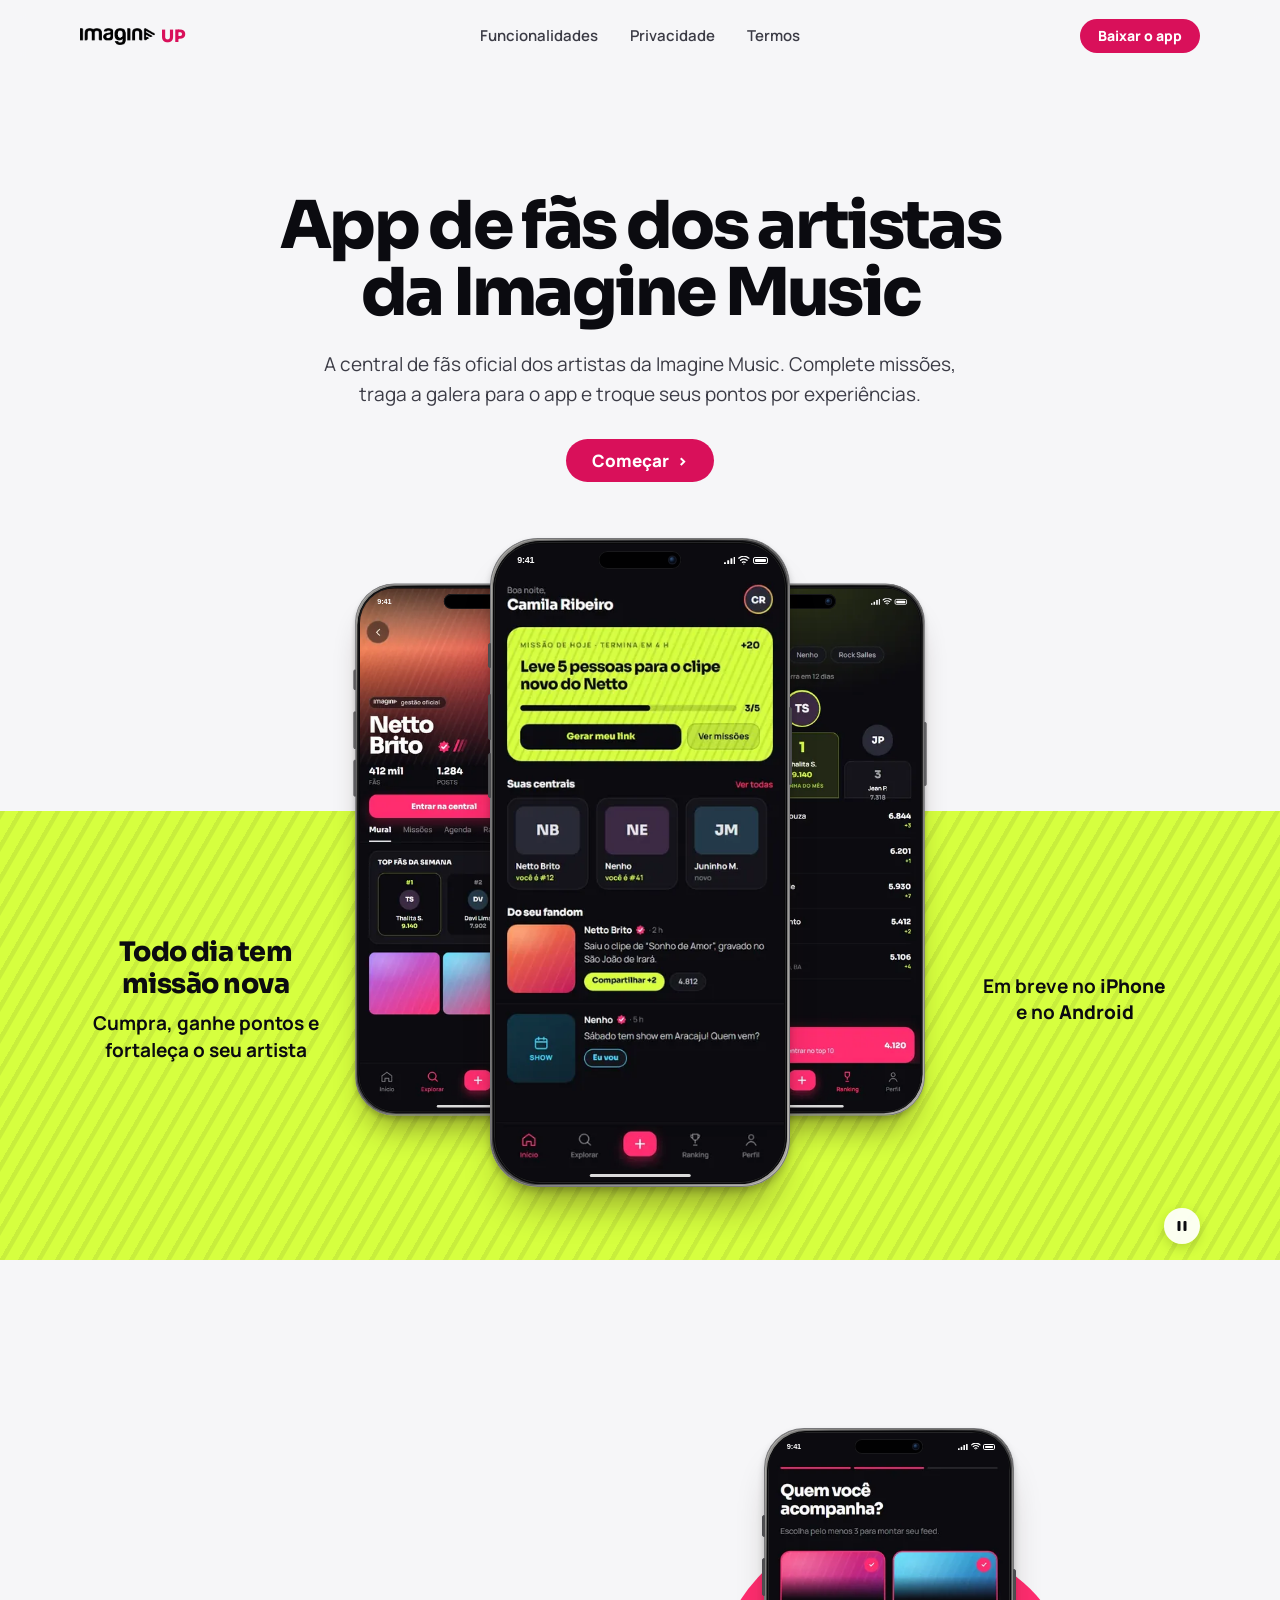
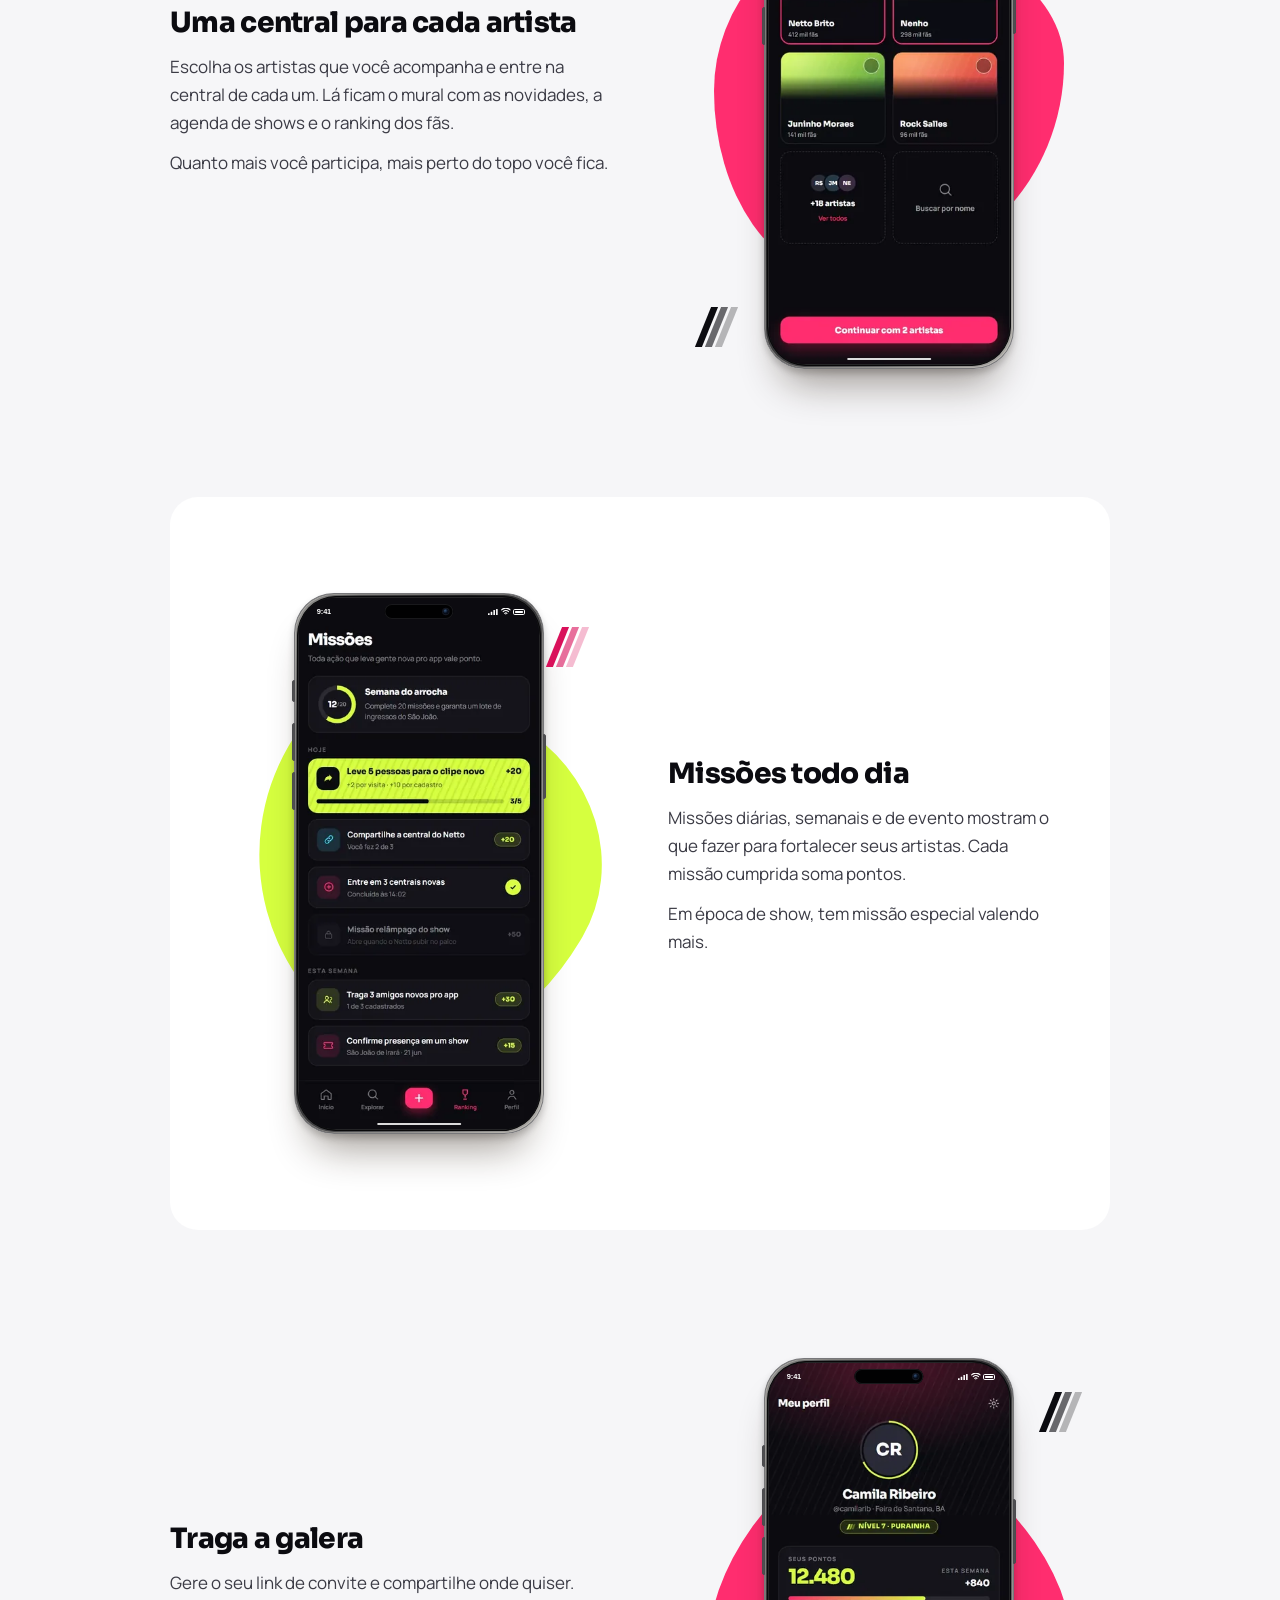
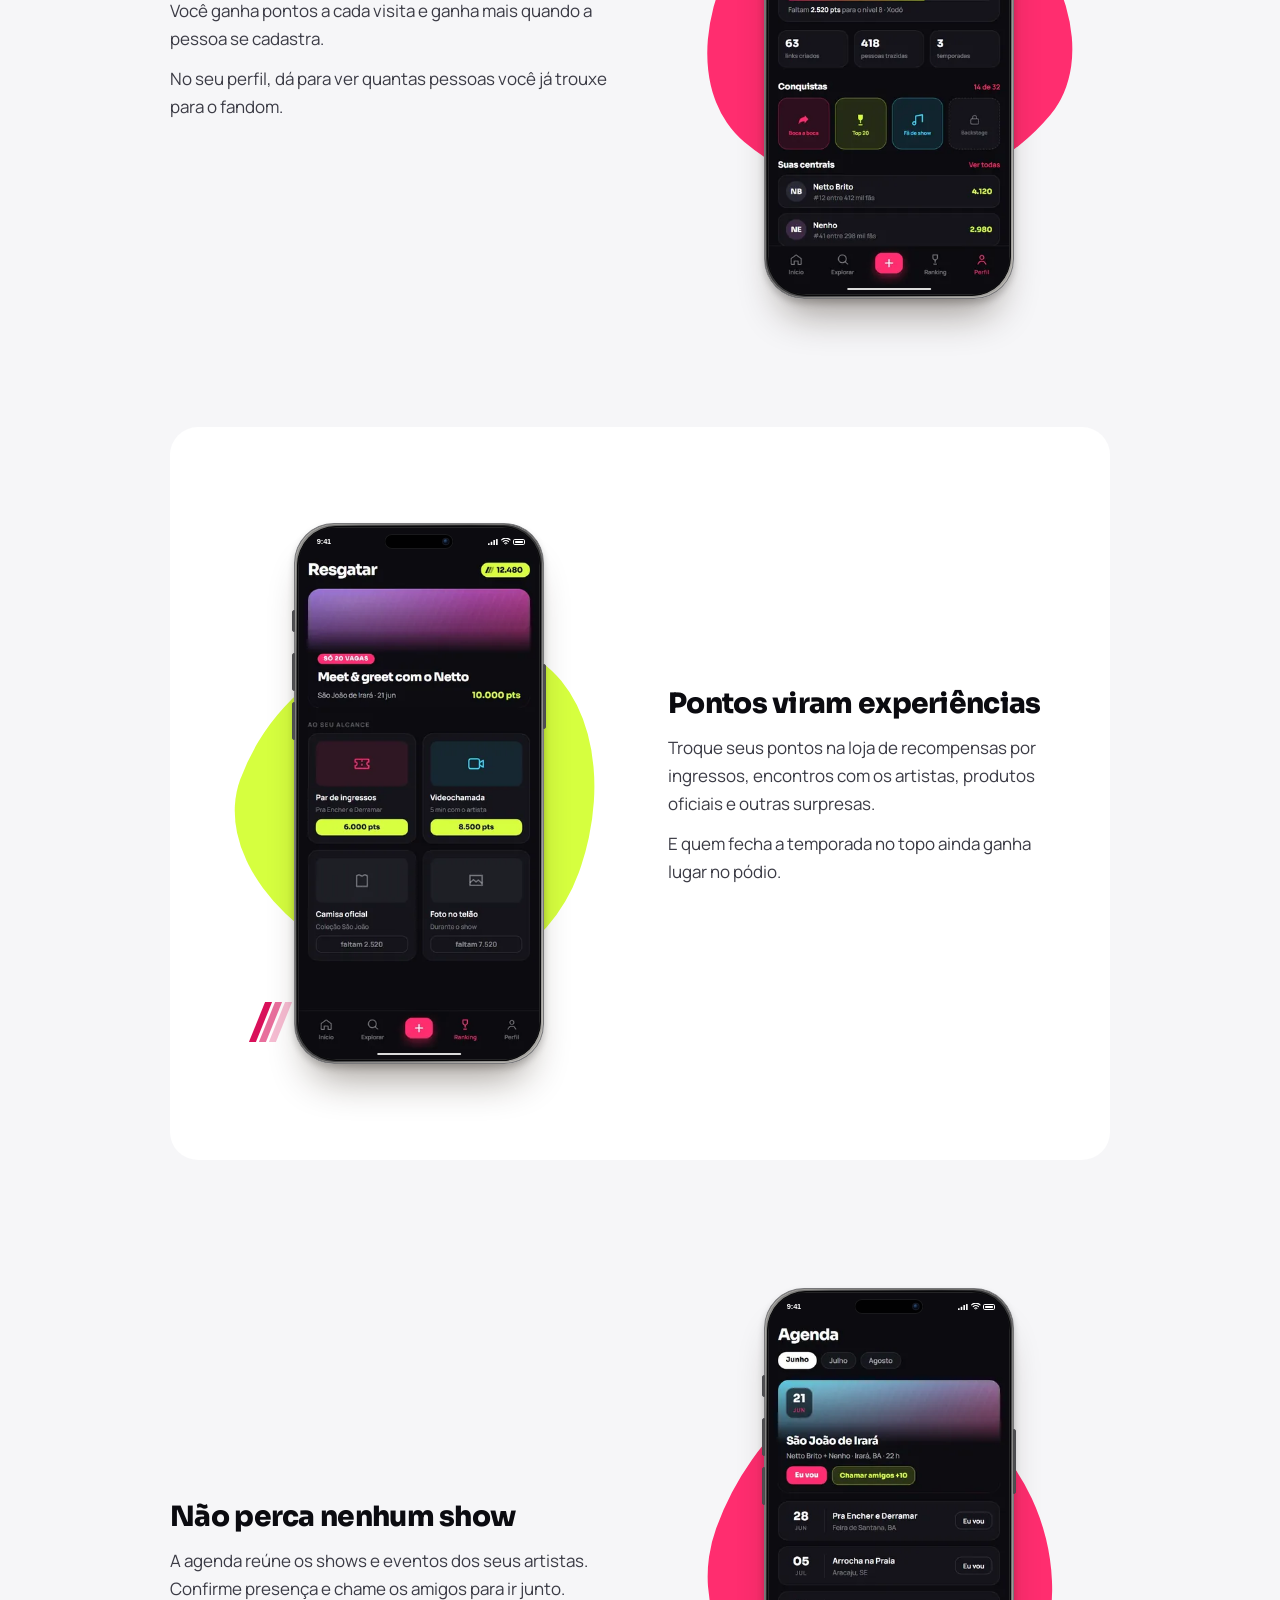
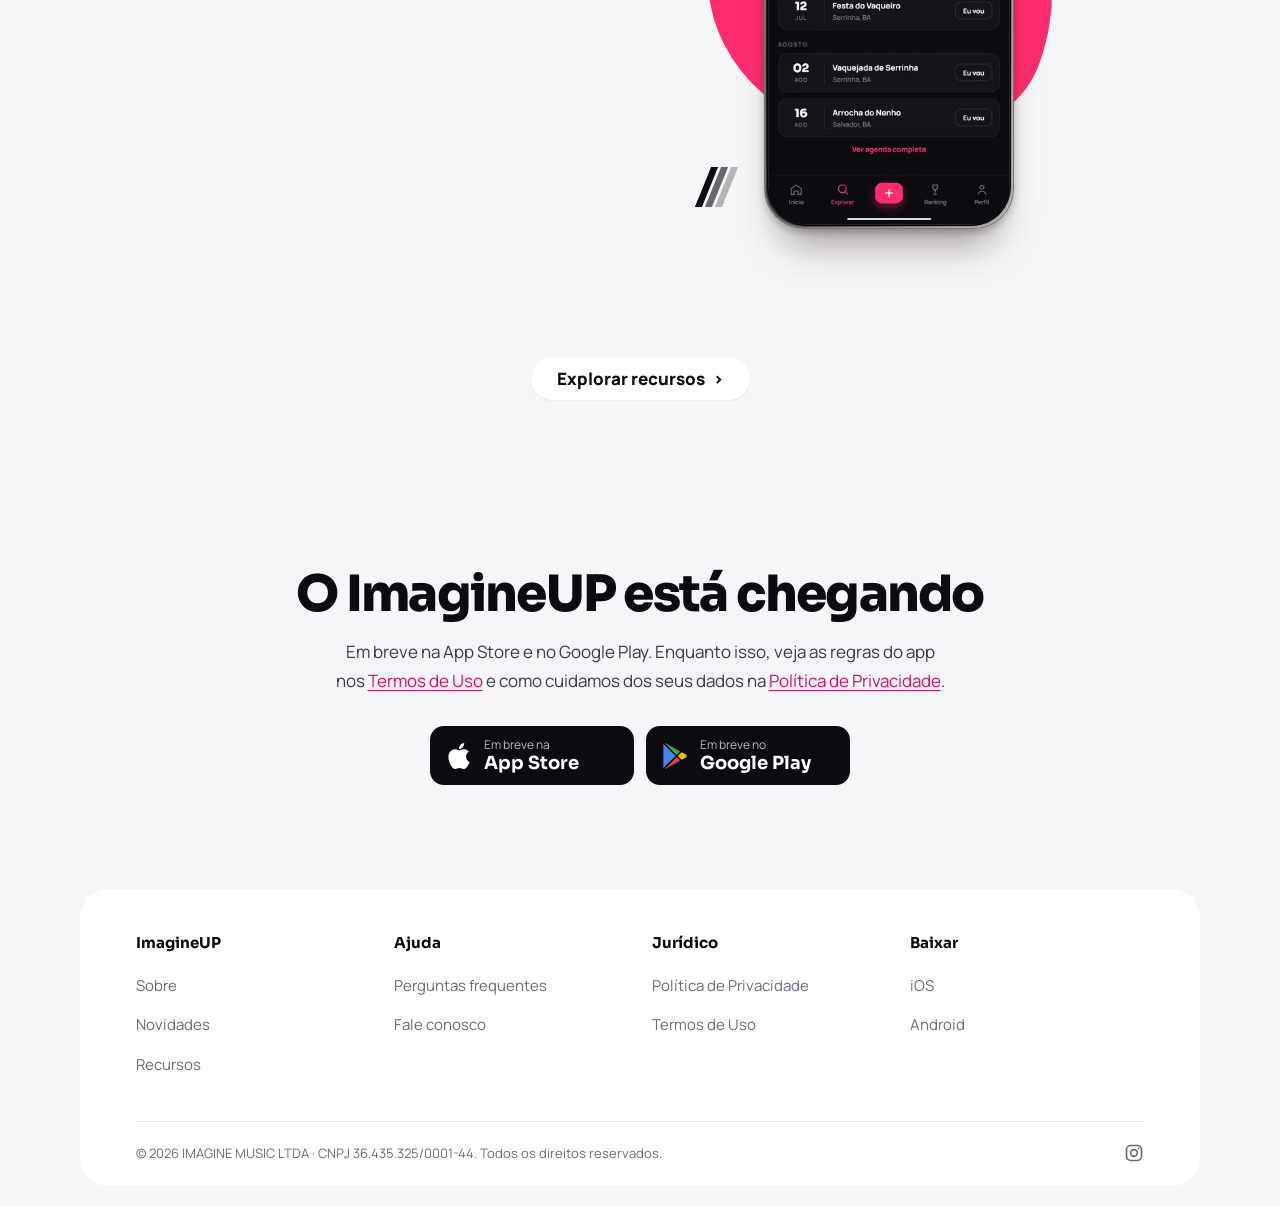
<file: site/index.html>
<!doctype html>
<html lang="pt-BR">
<head>
  <meta charset="utf-8">
  <meta name="viewport" content="width=device-width, initial-scale=1">
  <title>ImagineUP · App de fãs dos artistas da Imagine Music</title>
  <meta name="description" content="ImagineUP, a central de fãs oficial dos artistas da Imagine Music. Complete missões, traga a galera para o app e troque seus pontos por experiências.">
  <meta name="theme-color" content="#F6F6F8">
  <link rel="icon" href="assets/favicon.png" type="image/png" sizes="96x96">
  <link rel="apple-touch-icon" href="apple-touch-icon.png">
  <link rel="manifest" href="manifest.webmanifest">
  <meta property="og:type" content="website">
  <meta property="og:site_name" content="ImagineUP">
  <meta property="og:locale" content="pt_BR">
  <meta property="og:title" content="ImagineUP · App de fãs dos artistas da Imagine Music">
  <meta property="og:description" content="ImagineUP, a central de fãs oficial dos artistas da Imagine Music. Complete missões, traga a galera para o app e troque seus pontos por experiências.">
  <meta property="og:image" content="https://imagineup-painel.vercel.app/assets/compartilhar.jpg">
  <meta property="og:image:width" content="1200">
  <meta property="og:image:height" content="630">
  <meta property="og:image:alt" content="Seu fandom vale pontos: três celulares com telas do app ImagineUP">
  <meta name="twitter:card" content="summary_large_image">
  <link rel="preload" href="assets/fontes/manrope.woff2" as="font" type="font/woff2" crossorigin>
  <link rel="preload" href="assets/fontes/sora.woff2" as="font" type="font/woff2" crossorigin>
  <link rel="stylesheet" href="assets/site.css">
</head>
<body>
  <a class="skip-link" href="#conteudo">Pular para o conteúdo</a>

  <header class="site-header">
    <div class="wrap wrap--wide site-header-inner">
      <a class="lockup" href="./" aria-label="ImagineUP, página inicial">
        <img src="assets/imagine-logo-225.png" alt="" width="75" height="17">
        <span>UP</span>
      </a>
      <nav class="site-nav" aria-label="Principal">
        <a href="#funcionalidades">Funcionalidades</a>
        <a href="privacidade/">Privacidade</a>
        <a href="termos/">Termos</a>
      </nav>
      <a class="btn btn--sm site-cta" href="#baixar">Baixar o app</a>
    </div>
  </header>

  <main id="conteudo">
    <section class="hero">
      <div class="wrap wrap--wide">
        <h1>App de fãs dos artistas da Imagine Music</h1>
        <p>A central de fãs oficial dos artistas da Imagine Music. Complete missões, traga a galera para o app e troque seus pontos por experiências.</p>
        <a class="btn" href="baixar/">Começar <span aria-hidden="true">›</span></a>
      </div>
    </section>

    <section class="showcase" data-tela="inicio" aria-label="Telas do ImagineUP">
      <div class="wrap wrap--wide showcase-inner">
        <div class="trio">
          <figure class="iphone" data-pos="esq" data-tela="artista">
            <span class="iphone-botao iphone-acao" aria-hidden="true"></span>
            <span class="iphone-botao iphone-volume-mais" aria-hidden="true"></span>
            <span class="iphone-botao iphone-volume-menos" aria-hidden="true"></span>
            <span class="iphone-botao iphone-ligar" aria-hidden="true"></span>
            <div class="iphone-tela">
              <img src="assets/telas/1d.webp" srcset="assets/telas/1d-360.webp 360w, assets/telas/1d-480.webp 480w, assets/telas/1d.webp 603w" sizes="(min-width: 1200px) 290px, (min-width: 784px) 24vw, 189px" width="603" height="1311" alt="Página do artista no ImagineUP, com capa, top fãs da semana e mural">
              <div class="iphone-status" aria-hidden="true"><b>9:41</b><span class="iphone-icones"><svg viewBox="0 0 18 12" fill="currentColor"><rect y="8" width="3" height="4" rx=".6"/><rect x="5" y="5" width="3" height="7" rx=".6"/><rect x="10" y="2" width="3" height="10" rx=".6"/><rect x="15" width="3" height="12" rx=".6"/></svg><svg viewBox="0 0 16 12" fill="none" stroke="currentColor" stroke-width="1.8" stroke-linecap="round"><path d="M1 3a11 11 0 0 1 14 0M3.6 6a7 7 0 0 1 8.8 0M6.2 8.8a3 3 0 0 1 3.6 0"/><circle cx="8" cy="11" r=".7" fill="currentColor" stroke="none"/></svg><i></i></span></div>
              <div class="iphone-ilha" aria-hidden="true"></div>
              <div class="iphone-gesto" aria-hidden="true"></div>
            </div>
          </figure>
          <figure class="iphone" data-pos="centro" data-tela="inicio">
            <span class="iphone-botao iphone-acao" aria-hidden="true"></span>
            <span class="iphone-botao iphone-volume-mais" aria-hidden="true"></span>
            <span class="iphone-botao iphone-volume-menos" aria-hidden="true"></span>
            <span class="iphone-botao iphone-ligar" aria-hidden="true"></span>
            <div class="iphone-tela">
              <img src="assets/telas/1b.webp" srcset="assets/telas/1b-360.webp 360w, assets/telas/1b-480.webp 480w, assets/telas/1b.webp 603w" sizes="(min-width: 1200px) 290px, (min-width: 784px) 24vw, 189px" width="603" height="1311" fetchpriority="high" alt="Tela inicial do ImagineUP com a missão do dia e as centrais que o fã acompanha">
              <div class="iphone-status" aria-hidden="true"><b>9:41</b><span class="iphone-icones"><svg viewBox="0 0 18 12" fill="currentColor"><rect y="8" width="3" height="4" rx=".6"/><rect x="5" y="5" width="3" height="7" rx=".6"/><rect x="10" y="2" width="3" height="10" rx=".6"/><rect x="15" width="3" height="12" rx=".6"/></svg><svg viewBox="0 0 16 12" fill="none" stroke="currentColor" stroke-width="1.8" stroke-linecap="round"><path d="M1 3a11 11 0 0 1 14 0M3.6 6a7 7 0 0 1 8.8 0M6.2 8.8a3 3 0 0 1 3.6 0"/><circle cx="8" cy="11" r=".7" fill="currentColor" stroke="none"/></svg><i></i></span></div>
              <div class="iphone-ilha" aria-hidden="true"></div>
              <div class="iphone-gesto" aria-hidden="true"></div>
            </div>
          </figure>
          <figure class="iphone" data-pos="dir" data-tela="ranking">
            <span class="iphone-botao iphone-acao" aria-hidden="true"></span>
            <span class="iphone-botao iphone-volume-mais" aria-hidden="true"></span>
            <span class="iphone-botao iphone-volume-menos" aria-hidden="true"></span>
            <span class="iphone-botao iphone-ligar" aria-hidden="true"></span>
            <div class="iphone-tela">
              <img src="assets/telas/1f.webp" srcset="assets/telas/1f-360.webp 360w, assets/telas/1f-480.webp 480w, assets/telas/1f.webp 603w" sizes="(min-width: 1200px) 290px, (min-width: 784px) 24vw, 189px" width="603" height="1311" alt="Ranking da temporada com pódio e a posição do fã">
              <div class="iphone-status" aria-hidden="true"><b>9:41</b><span class="iphone-icones"><svg viewBox="0 0 18 12" fill="currentColor"><rect y="8" width="3" height="4" rx=".6"/><rect x="5" y="5" width="3" height="7" rx=".6"/><rect x="10" y="2" width="3" height="10" rx=".6"/><rect x="15" width="3" height="12" rx=".6"/></svg><svg viewBox="0 0 16 12" fill="none" stroke="currentColor" stroke-width="1.8" stroke-linecap="round"><path d="M1 3a11 11 0 0 1 14 0M3.6 6a7 7 0 0 1 8.8 0M6.2 8.8a3 3 0 0 1 3.6 0"/><circle cx="8" cy="11" r=".7" fill="currentColor" stroke="none"/></svg><i></i></span></div>
              <div class="iphone-ilha" aria-hidden="true"></div>
              <div class="iphone-gesto" aria-hidden="true"></div>
            </div>
          </figure>
        </div>
        <!-- uma frase por tela; o script do carrossel mostra a da tela que está na frente -->
        <div class="showcase-claim">
          <p class="claim" data-tela="inicio" data-estado="ativo">Todo dia tem missão nova<span>Cumpra, ganhe pontos e fortaleça o seu artista</span></p>
          <p class="claim" data-tela="ranking" aria-hidden="true">Fã de verdade sobe no ranking<span>Veja o pódio da temporada e a sua posição</span></p>
          <p class="claim" data-tela="artista" aria-hidden="true">Cada artista tem a sua central<span>Mural, agenda de shows e os top fãs da semana</span></p>
        </div>
        <p class="showcase-stores">Em breve no <strong>iPhone</strong> e no <strong>Android</strong></p>
      </div>
      <button class="trio-pausa" type="button" aria-pressed="false" aria-label="Pausar a animação dos celulares">
        <svg class="icone-pausa" viewBox="0 0 14 14" fill="currentColor" aria-hidden="true"><rect x="2.5" y="2" width="3" height="10" rx="1"/><rect x="8.5" y="2" width="3" height="10" rx="1"/></svg>
        <svg class="icone-play" viewBox="0 0 14 14" fill="currentColor" aria-hidden="true"><path d="M4 2.2v9.6a.6.6 0 0 0 .9.5l7.6-4.8a.6.6 0 0 0 0-1L4.9 1.7a.6.6 0 0 0-.9.5z"/></svg>
      </button>
    </section>

    <section id="funcionalidades" class="features" aria-label="Funcionalidades">
      <div class="wrap wrap--wide">
        <article class="feature">
          <div class="feature-text">
            <h2>Uma central para cada artista</h2>
            <p>Escolha os artistas que você acompanha e entre na central de cada um. Lá ficam o mural com as novidades, a agenda de shows e o ranking dos fãs.</p>
            <p>Quanto mais você participa, mais perto do topo você fica.</p>
          </div>
          <div class="feature-media">
            <span class="blob" aria-hidden="true"></span>
            <span class="bars bars--escuro bars--baixo" aria-hidden="true"><i></i><i></i><i></i></span>
            <figure class="iphone">
              <span class="iphone-botao iphone-acao" aria-hidden="true"></span>
              <span class="iphone-botao iphone-volume-mais" aria-hidden="true"></span>
              <span class="iphone-botao iphone-volume-menos" aria-hidden="true"></span>
              <span class="iphone-botao iphone-ligar" aria-hidden="true"></span>
              <div class="iphone-tela">
                <img src="assets/telas/1l.webp" srcset="assets/telas/1l-360.webp 360w, assets/telas/1l-480.webp 480w, assets/telas/1l.webp 603w" sizes="(min-width: 1087px) 241px, (min-width: 870px) 22vw, 193px" width="603" height="1311" loading="lazy" alt="Tela de escolha dos artistas que o fã quer acompanhar">
                <div class="iphone-status" aria-hidden="true"><b>9:41</b><span class="iphone-icones"><svg viewBox="0 0 18 12" fill="currentColor"><rect y="8" width="3" height="4" rx=".6"/><rect x="5" y="5" width="3" height="7" rx=".6"/><rect x="10" y="2" width="3" height="10" rx=".6"/><rect x="15" width="3" height="12" rx=".6"/></svg><svg viewBox="0 0 16 12" fill="none" stroke="currentColor" stroke-width="1.8" stroke-linecap="round"><path d="M1 3a11 11 0 0 1 14 0M3.6 6a7 7 0 0 1 8.8 0M6.2 8.8a3 3 0 0 1 3.6 0"/><circle cx="8" cy="11" r=".7" fill="currentColor" stroke="none"/></svg><i></i></span></div>
                <div class="iphone-ilha" aria-hidden="true"></div>
                <div class="iphone-gesto" aria-hidden="true"></div>
              </div>
            </figure>
          </div>
        </article>

        <article class="feature feature--card feature--invertida">
          <div class="feature-text">
            <h2>Missões todo dia</h2>
            <p>Missões diárias, semanais e de evento mostram o que fazer para fortalecer seus artistas. Cada missão cumprida soma pontos.</p>
            <p>Em época de show, tem missão especial valendo mais.</p>
          </div>
          <div class="feature-media">
            <span class="blob blob--lima" style="--giro: 120deg" aria-hidden="true"></span>
            <span class="bars bars--cima" aria-hidden="true"><i></i><i></i><i></i></span>
            <figure class="iphone">
              <span class="iphone-botao iphone-acao" aria-hidden="true"></span>
              <span class="iphone-botao iphone-volume-mais" aria-hidden="true"></span>
              <span class="iphone-botao iphone-volume-menos" aria-hidden="true"></span>
              <span class="iphone-botao iphone-ligar" aria-hidden="true"></span>
              <div class="iphone-tela">
                <img src="assets/telas/1g.webp" srcset="assets/telas/1g-360.webp 360w, assets/telas/1g-480.webp 480w, assets/telas/1g.webp 603w" sizes="(min-width: 1087px) 241px, (min-width: 870px) 22vw, 193px" width="603" height="1311" loading="lazy" alt="Lista de missões do dia e da semana, com os pontos de cada uma">
                <div class="iphone-status" aria-hidden="true"><b>9:41</b><span class="iphone-icones"><svg viewBox="0 0 18 12" fill="currentColor"><rect y="8" width="3" height="4" rx=".6"/><rect x="5" y="5" width="3" height="7" rx=".6"/><rect x="10" y="2" width="3" height="10" rx=".6"/><rect x="15" width="3" height="12" rx=".6"/></svg><svg viewBox="0 0 16 12" fill="none" stroke="currentColor" stroke-width="1.8" stroke-linecap="round"><path d="M1 3a11 11 0 0 1 14 0M3.6 6a7 7 0 0 1 8.8 0M6.2 8.8a3 3 0 0 1 3.6 0"/><circle cx="8" cy="11" r=".7" fill="currentColor" stroke="none"/></svg><i></i></span></div>
                <div class="iphone-ilha" aria-hidden="true"></div>
                <div class="iphone-gesto" aria-hidden="true"></div>
              </div>
            </figure>
          </div>
        </article>

        <article class="feature">
          <div class="feature-text">
            <h2>Traga a galera</h2>
            <p>Gere o seu link de convite e compartilhe onde quiser. Você ganha pontos a cada visita e ganha mais quando a pessoa se cadastra.</p>
            <p>No seu perfil, dá para ver quantas pessoas você já trouxe para o fandom.</p>
          </div>
          <div class="feature-media">
            <span class="blob" style="--giro: 40deg" aria-hidden="true"></span>
            <span class="bars bars--escuro bars--cima" aria-hidden="true"><i></i><i></i><i></i></span>
            <figure class="iphone">
              <span class="iphone-botao iphone-acao" aria-hidden="true"></span>
              <span class="iphone-botao iphone-volume-mais" aria-hidden="true"></span>
              <span class="iphone-botao iphone-volume-menos" aria-hidden="true"></span>
              <span class="iphone-botao iphone-ligar" aria-hidden="true"></span>
              <div class="iphone-tela">
                <img src="assets/telas/1e.webp" srcset="assets/telas/1e-360.webp 360w, assets/telas/1e-480.webp 480w, assets/telas/1e.webp 603w" sizes="(min-width: 1087px) 241px, (min-width: 870px) 22vw, 193px" width="603" height="1311" loading="lazy" alt="Perfil do fã com pontos, nível, links criados e pessoas trazidas">
                <div class="iphone-status" aria-hidden="true"><b>9:41</b><span class="iphone-icones"><svg viewBox="0 0 18 12" fill="currentColor"><rect y="8" width="3" height="4" rx=".6"/><rect x="5" y="5" width="3" height="7" rx=".6"/><rect x="10" y="2" width="3" height="10" rx=".6"/><rect x="15" width="3" height="12" rx=".6"/></svg><svg viewBox="0 0 16 12" fill="none" stroke="currentColor" stroke-width="1.8" stroke-linecap="round"><path d="M1 3a11 11 0 0 1 14 0M3.6 6a7 7 0 0 1 8.8 0M6.2 8.8a3 3 0 0 1 3.6 0"/><circle cx="8" cy="11" r=".7" fill="currentColor" stroke="none"/></svg><i></i></span></div>
                <div class="iphone-ilha" aria-hidden="true"></div>
                <div class="iphone-gesto" aria-hidden="true"></div>
              </div>
            </figure>
          </div>
        </article>

        <article id="recompensas" class="feature feature--card feature--invertida">
          <div class="feature-text">
            <h2>Pontos viram experiências</h2>
            <p>Troque seus pontos na loja de recompensas por ingressos, encontros com os artistas, produtos oficiais e outras surpresas.</p>
            <p>E quem fecha a temporada no topo ainda ganha lugar no pódio.</p>
          </div>
          <div class="feature-media">
            <span class="blob blob--lima" style="--giro: 200deg" aria-hidden="true"></span>
            <span class="bars bars--baixo" aria-hidden="true"><i></i><i></i><i></i></span>
            <figure class="iphone">
              <span class="iphone-botao iphone-acao" aria-hidden="true"></span>
              <span class="iphone-botao iphone-volume-mais" aria-hidden="true"></span>
              <span class="iphone-botao iphone-volume-menos" aria-hidden="true"></span>
              <span class="iphone-botao iphone-ligar" aria-hidden="true"></span>
              <div class="iphone-tela">
                <img src="assets/telas/1h.webp" srcset="assets/telas/1h-360.webp 360w, assets/telas/1h-480.webp 480w, assets/telas/1h.webp 603w" sizes="(min-width: 1087px) 241px, (min-width: 870px) 22vw, 193px" width="603" height="1311" loading="lazy" alt="Loja de recompensas com itens para resgatar com pontos">
                <div class="iphone-status" aria-hidden="true"><b>9:41</b><span class="iphone-icones"><svg viewBox="0 0 18 12" fill="currentColor"><rect y="8" width="3" height="4" rx=".6"/><rect x="5" y="5" width="3" height="7" rx=".6"/><rect x="10" y="2" width="3" height="10" rx=".6"/><rect x="15" width="3" height="12" rx=".6"/></svg><svg viewBox="0 0 16 12" fill="none" stroke="currentColor" stroke-width="1.8" stroke-linecap="round"><path d="M1 3a11 11 0 0 1 14 0M3.6 6a7 7 0 0 1 8.8 0M6.2 8.8a3 3 0 0 1 3.6 0"/><circle cx="8" cy="11" r=".7" fill="currentColor" stroke="none"/></svg><i></i></span></div>
                <div class="iphone-ilha" aria-hidden="true"></div>
                <div class="iphone-gesto" aria-hidden="true"></div>
              </div>
            </figure>
          </div>
        </article>

        <article class="feature">
          <div class="feature-text">
            <h2>Não perca nenhum show</h2>
            <p>A agenda reúne os shows e eventos dos seus artistas. Confirme presença e chame os amigos para ir junto.</p>
          </div>
          <div class="feature-media">
            <span class="blob" style="--giro: 290deg" aria-hidden="true"></span>
            <span class="bars bars--escuro bars--baixo" aria-hidden="true"><i></i><i></i><i></i></span>
            <figure class="iphone">
              <span class="iphone-botao iphone-acao" aria-hidden="true"></span>
              <span class="iphone-botao iphone-volume-mais" aria-hidden="true"></span>
              <span class="iphone-botao iphone-volume-menos" aria-hidden="true"></span>
              <span class="iphone-botao iphone-ligar" aria-hidden="true"></span>
              <div class="iphone-tela">
                <img src="assets/telas/1m.webp" srcset="assets/telas/1m-360.webp 360w, assets/telas/1m-480.webp 480w, assets/telas/1m.webp 603w" sizes="(min-width: 1087px) 241px, (min-width: 870px) 22vw, 193px" width="603" height="1311" loading="lazy" alt="Agenda de shows dos artistas, com botão para confirmar presença">
                <div class="iphone-status" aria-hidden="true"><b>9:41</b><span class="iphone-icones"><svg viewBox="0 0 18 12" fill="currentColor"><rect y="8" width="3" height="4" rx=".6"/><rect x="5" y="5" width="3" height="7" rx=".6"/><rect x="10" y="2" width="3" height="10" rx=".6"/><rect x="15" width="3" height="12" rx=".6"/></svg><svg viewBox="0 0 16 12" fill="none" stroke="currentColor" stroke-width="1.8" stroke-linecap="round"><path d="M1 3a11 11 0 0 1 14 0M3.6 6a7 7 0 0 1 8.8 0M6.2 8.8a3 3 0 0 1 3.6 0"/><circle cx="8" cy="11" r=".7" fill="currentColor" stroke="none"/></svg><i></i></span></div>
                <div class="iphone-ilha" aria-hidden="true"></div>
                <div class="iphone-gesto" aria-hidden="true"></div>
              </div>
            </figure>
          </div>
        </article>
        <p class="features-mais"><a class="btn btn--claro btn--pulso" href="recursos/">Explorar recursos <span aria-hidden="true">›</span></a></p>
      </div>
    </section>

    <section id="baixar" class="download">
      <div class="wrap">
        <h2>O ImagineUP está chegando</h2>
        <p>Em breve na App Store e no Google Play. Enquanto isso, veja as regras do app nos <a href="termos/">Termos de Uso</a> e como cuidamos dos seus dados na <a href="privacidade/">Política de Privacidade</a>.</p>
        <ul class="stores" aria-label="Lojas de aplicativos">
          <li>
            <svg class="store-icon" viewBox="0 0 24 24" fill="#fff" aria-hidden="true"><path d="M12.152 6.896c-.948 0-2.415-1.078-3.96-1.04-2.04.027-3.91 1.183-4.961 3.014-2.117 3.675-.546 9.103 1.519 12.09 1.013 1.454 2.208 3.09 3.792 3.039 1.52-.065 2.09-.987 3.935-.987 1.831 0 2.35.987 3.96.948 1.637-.026 2.676-1.48 3.676-2.948 1.156-1.688 1.636-3.325 1.662-3.415-.039-.013-3.182-1.221-3.22-4.857-.026-3.04 2.48-4.494 2.597-4.559-1.429-2.09-3.623-2.324-4.39-2.376-2-.156-3.675 1.09-4.61 1.09zM15.53 3.83c.843-1.012 1.4-2.427 1.245-3.83-1.207.052-2.662.805-3.532 1.818-.78.896-1.454 2.338-1.273 3.714 1.338.104 2.715-.688 3.559-1.701"/></svg>
            <span>Em breve na <strong>App Store</strong></span>
          </li>
          <li>
            <svg class="store-icon" viewBox="0 0 24 24" aria-hidden="true"><path fill="#4285F4" d="M1.337.924a1.486 1.486 0 0 0-.112.568v21.017c0 .217.045.419.124.6l11.155-11.087L1.337.924z"/><path fill="#34A853" d="M13.544 10.989l3.258-3.238L3.45.195a1.466 1.466 0 0 0-.946-.179l11.04 10.973z"/><path fill="#EA4335" d="M13.544 13.056l-11 10.933c.298.036.612-.016.906-.183l13.324-7.54-3.23-3.21z"/><path fill="#FBBC04" d="M22.018 13.298l-3.919 2.218-3.515-3.493 3.543-3.521 3.891 2.202a1.49 1.49 0 0 1 0 2.594z"/></svg>
            <span>Em breve no <strong>Google Play</strong></span>
          </li>
        </ul>
      </div>
    </section>
  </main>

  <footer class="site-footer">
    <div class="footer-card">
      <div class="footer-cols">
        <div>
          <h2>ImagineUP</h2>
          <ul>
            <li><a href="sobre/">Sobre</a></li>
            <li><a href="novidades/">Novidades</a></li>
            <li><a href="recursos/">Recursos</a></li>
          </ul>
        </div>
        <div>
          <h2>Ajuda</h2>
          <ul>
            <li><a href="faq/">Perguntas frequentes</a></li>
            <li><a href="contato/">Fale conosco</a></li>
          </ul>
        </div>
        <div>
          <h2>Jurídico</h2>
          <ul>
            <li><a href="privacidade/">Política de Privacidade</a></li>
            <li><a href="termos/">Termos de Uso</a></li>
          </ul>
        </div>
        <div>
          <h2>Baixar</h2>
          <!-- trocar pelos links das lojas quando o app for publicado -->
          <ul>
            <li><a href="#baixar">iOS</a></li>
            <li><a href="#baixar">Android</a></li>
          </ul>
        </div>
      </div>
      <div class="footer-bottom">
        <p>© 2026 IMAGINE MUSIC LTDA&nbsp;· CNPJ&nbsp;36.435.325/0001-44. Todos os direitos reservados.</p>
        <!-- por enquanto só o Instagram; incluir os demais perfis da Imagine Music quando forem confirmados -->
        <ul class="social" aria-label="Redes sociais">
          <li><a href="https://www.instagram.com/imaginefilmes/" target="_blank" rel="noopener noreferrer" aria-label="Instagram da Imagine Music"><svg viewBox="0 0 24 24" fill="none" stroke="currentColor" stroke-width="2" aria-hidden="true"><rect x="3" y="3" width="18" height="18" rx="5"/><circle cx="12" cy="12" r="4"/><circle cx="17.5" cy="6.5" r="1.1" fill="currentColor" stroke="none"/></svg></a></li>
        </ul>
      </div>
    </div>
  </footer>

  <script>
    // Carrossel do trio de celulares: os três ficam num círculo visto de
    // frente e, a cada volta, o círculo gira 120 graus. O da direita vem
    // para a frente, o da frente vai para a esquerda e o da esquerda passa
    // por trás até a direita. A cada volta a faixa troca de cor e a frase da
    // lateral passa a falar da tela que chegou na frente. Para quando: a
    // pessoa pausa, o mouse está sobre os celulares, a seção sai da tela, a
    // aba fica oculta ou o sistema pede menos movimento.
    (() => {
      const trio = document.querySelector('.trio');
      const botao = document.querySelector('.trio-pausa');
      if (!trio || !botao) return;
      const showcase = trio.closest('.showcase');
      const frases = [...showcase.querySelectorAll('.showcase-claim .claim')];
      const celulares = [...trio.querySelectorAll('.iphone')];
      // A faixa segue a cor de destaque de cada tela, em OKLCH (luminosidade,
      // croma e matiz): o lima do cartão de missão, o rosa da barra "Você" do
      // ranking e o coral da capa do artista.
      const CORES = {
        inicio: [0.9391, 0.208, 121.39], // #d6ff3f
        ranking: [0.6549, 0.2399, 9.85], // #ff2d6f
        artista: [0.6426, 0.1866, 31.72], // #e8553d
      };
      let matiz = CORES[showcase.dataset.tela][2];
      const menosMovimento = window.matchMedia('(prefers-reduced-motion: reduce)');
      const ANGULO = { centro: 0, dir: 120, esq: -120 };
      const PROXIMA = { dir: 'centro', centro: 'esq', esq: 'dir' };
      const DURACAO = 1300;
      const ESPERA = 2800;
      let pausado = menosMovimento.matches;
      let visivel = true;
      let sobre = false;
      let espera = null;
      let quadro = null;

      // Ponto do círculo em que o celular está. Em 120 graus (as laterais)
      // a conta dá as posições fixas do CSS: 54% da largura para o lado,
      // 2% da altura para cima e 82% do tamanho.
      function posicionar(celular, graus) {
        const radianos = graus * Math.PI / 180;
        const profundidade = Math.cos(radianos); // 1 na frente, -1 lá atrás
        const x = 62.354 * Math.sin(radianos) - 50;
        const y = -1.3333 * (1 - profundidade);
        const escala = 0.88 + 0.12 * profundidade;
        // escurece só quando passa por trás das laterais
        const sombra = Math.max(0, -0.5 - profundidade) * 0.6;
        celular.style.transform = `translate(${x.toFixed(3)}%, ${y.toFixed(3)}%) scale(${escala.toFixed(4)})`;
        celular.style.zIndex = String(Math.round(100 + 100 * profundidade));
        celular.style.filter = sombra > 0.001 ? `brightness(${(1 - sombra).toFixed(3)})` : '';
      }

      // começa devagar, acelera e freia no fim, sem tranco no meio
      const suave = (t) => (1 - Math.cos(Math.PI * t)) / 2;

      // Leva a faixa e a frase para a tela que está chegando. O matiz vai
      // pelo caminho mais curto da roda de cores; como as três cores são
      // quentes, a troca passa por amarelo e laranja e nunca pelo cinza que
      // aparece quando se mistura cor com cor direto. O CSS anima os valores.
      function mostrar(tela) {
        const [luz, croma, alvo] = CORES[tela];
        let h = alvo;
        while (h - matiz > 180) h -= 360;
        while (h - matiz < -180) h += 360;
        matiz = h;
        showcase.style.setProperty('--faixa-l', luz);
        showcase.style.setProperty('--faixa-c', croma);
        showcase.style.setProperty('--faixa-h', matiz);
        showcase.dataset.tela = tela;
        for (const frase of frases) {
          if (frase.dataset.tela === tela) {
            frase.dataset.estado = 'ativo';
            frase.removeAttribute('aria-hidden');
          } else {
            frase.dataset.estado = frase.dataset.estado === 'ativo' ? 'saindo' : '';
            frase.setAttribute('aria-hidden', 'true');
          }
        }
      }

      function girar() {
        espera = null;
        const chegando = celulares.find((celular) => celular.dataset.pos === 'dir');
        if (chegando) mostrar(chegando.dataset.tela);
        let inicio = null;
        const passo = (agora) => {
          if (inicio === null) inicio = agora;
          const t = Math.min(1, (agora - inicio) / DURACAO);
          for (const celular of celulares) posicionar(celular, ANGULO[celular.dataset.pos] - 120 * suave(t));
          if (t < 1) {
            quadro = requestAnimationFrame(passo);
            return;
          }
          quadro = null;
          for (const celular of celulares) celular.dataset.pos = PROXIMA[celular.dataset.pos];
          agendar();
        };
        quadro = requestAnimationFrame(passo);
      }

      // Uma volta em andamento sempre termina; é ela que chama agendar de
      // novo ao acabar, e só então a pausa vale.
      function agendar() {
        clearTimeout(espera);
        espera = null;
        botao.setAttribute('aria-pressed', String(pausado));
        trio.classList.toggle('parado', pausado); // a pausa também para a flutuação
        if (quadro === null && !pausado && visivel && !sobre && !document.hidden) espera = setTimeout(girar, ESPERA);
      }

      // só o mouse pausa ao passar por cima; um toque na tela não trava o carrossel
      trio.addEventListener('pointerenter', (evento) => { if (evento.pointerType === 'mouse') { sobre = true; agendar(); } });
      trio.addEventListener('pointerleave', (evento) => { if (evento.pointerType === 'mouse') { sobre = false; agendar(); } });
      botao.addEventListener('click', () => { pausado = !pausado; agendar(); });
      document.addEventListener('visibilitychange', agendar);
      menosMovimento.addEventListener('change', (evento) => { pausado = evento.matches; agendar(); });
      new IntersectionObserver(([entrada]) => { visivel = entrada.isIntersecting; agendar(); }).observe(trio);
      agendar();
    })();
  </script>
</body>
</html>
</file>
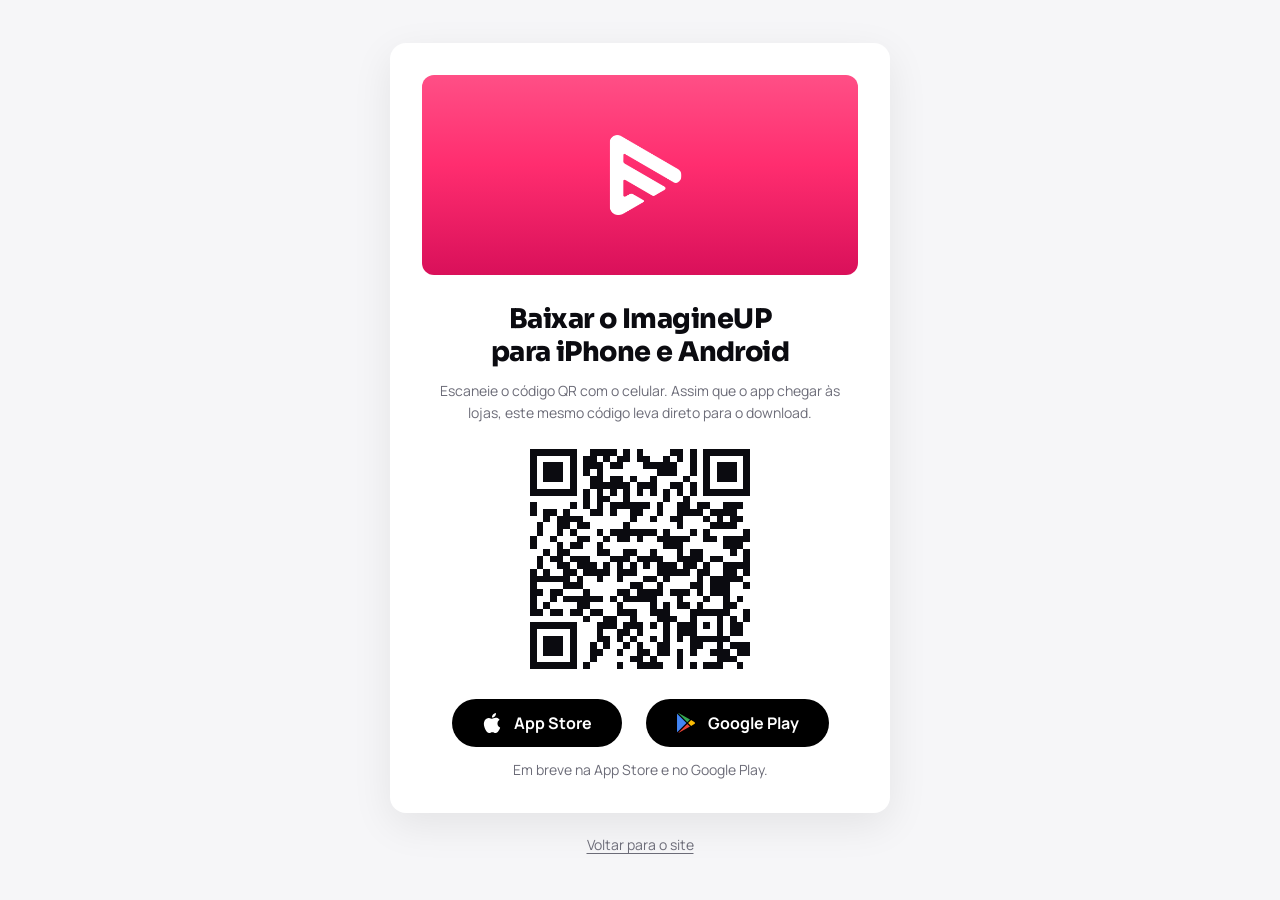
<file: site/baixar/index.html>
<!doctype html>
<html lang="pt-BR">
<head>
  <meta charset="utf-8">
  <meta name="viewport" content="width=device-width, initial-scale=1">
  <title>Baixar o ImagineUP para iPhone e Android</title>
  <meta name="description" content="Baixe o ImagineUP, a central de fãs oficial dos artistas da Imagine Music, para iPhone e Android.">
  <meta name="theme-color" content="#F6F6F8">
  <link rel="icon" href="../assets/favicon.png" type="image/png" sizes="96x96">
  <link rel="apple-touch-icon" href="../apple-touch-icon.png">
  <link rel="manifest" href="../manifest.webmanifest">
  <meta property="og:type" content="website">
  <meta property="og:site_name" content="ImagineUP">
  <meta property="og:locale" content="pt_BR">
  <meta property="og:title" content="Baixar o ImagineUP para iPhone e Android">
  <meta property="og:description" content="Baixe o ImagineUP, a central de fãs oficial dos artistas da Imagine Music, para iPhone e Android.">
  <meta property="og:image" content="https://imagineup-painel.vercel.app/assets/compartilhar.jpg">
  <meta property="og:image:width" content="1200">
  <meta property="og:image:height" content="630">
  <meta property="og:image:alt" content="Seu fandom vale pontos: três celulares com telas do app ImagineUP">
  <meta name="twitter:card" content="summary_large_image">
  <link rel="preload" href="../assets/fontes/manrope.woff2" as="font" type="font/woff2" crossorigin>
  <link rel="preload" href="../assets/fontes/sora.woff2" as="font" type="font/woff2" crossorigin>
  <link rel="stylesheet" href="../assets/site.css">
</head>
<body class="download-page">
  <main class="baixar">
    <section class="download-card">
      <div class="download-banner" aria-hidden="true"><span class="seta"></span></div>
      <h1>Baixar o ImagineUP para iPhone e Android</h1>
      <p>Escaneie o código QR com o celular. Assim que o app chegar às lojas, este mesmo código leva direto para o download.</p>
      <div id="qr" class="download-qr" role="img" aria-label="Código QR que abre esta página no celular"></div>
      <div class="loja-pills">
        <a class="loja-pill" data-loja="ios">
          <svg viewBox="0 0 24 24" fill="#fff" aria-hidden="true"><path d="M12.152 6.896c-.948 0-2.415-1.078-3.96-1.04-2.04.027-3.91 1.183-4.961 3.014-2.117 3.675-.546 9.103 1.519 12.09 1.013 1.454 2.208 3.09 3.792 3.039 1.52-.065 2.09-.987 3.935-.987 1.831 0 2.35.987 3.96.948 1.637-.026 2.676-1.48 3.676-2.948 1.156-1.688 1.636-3.325 1.662-3.415-.039-.013-3.182-1.221-3.22-4.857-.026-3.04 2.48-4.494 2.597-4.559-1.429-2.09-3.623-2.324-4.39-2.376-2-.156-3.675 1.09-4.61 1.09zM15.53 3.83c.843-1.012 1.4-2.427 1.245-3.83-1.207.052-2.662.805-3.532 1.818-.78.896-1.454 2.338-1.273 3.714 1.338.104 2.715-.688 3.559-1.701"/></svg>
          App Store
        </a>
        <a class="loja-pill" data-loja="android">
          <svg viewBox="0 0 24 24" aria-hidden="true"><path fill="#4285F4" d="M1.337.924a1.486 1.486 0 0 0-.112.568v21.017c0 .217.045.419.124.6l11.155-11.087L1.337.924z"/><path fill="#34A853" d="M13.544 10.989l3.258-3.238L3.45.195a1.466 1.466 0 0 0-.946-.179l11.04 10.973z"/><path fill="#EA4335" d="M13.544 13.056l-11 10.933c.298.036.612-.016.906-.183l13.324-7.54-3.23-3.21z"/><path fill="#FBBC04" d="M22.018 13.298l-3.919 2.218-3.515-3.493 3.543-3.521 3.891 2.202a1.49 1.49 0 0 1 0 2.594z"/></svg>
          Google Play
        </a>
      </div>
      <p id="nota-lojas" class="download-nota">Em breve na App Store e no Google Play.</p>
    </section>
    <a class="download-voltar" href="../">Voltar para o site</a>
  </main>

  <script src="../assets/qrcode.min.js"></script>
  <script>
    // Links das lojas: preencher quando o app for publicado. Com eles preenchidos,
    // quem abre esta página (ou escaneia o QR) no celular vai direto para a loja
    // certa, e os botões passam a funcionar.
    const LOJAS = {
      ios: '',
      android: '',
    };

    (() => {
      const ua = navigator.userAgent;
      const ehIOS = /iPhone|iPad|iPod/.test(ua) || (navigator.platform === 'MacIntel' && navigator.maxTouchPoints > 1);
      const ehAndroid = /Android/.test(ua);
      if (ehIOS && LOJAS.ios) { location.replace(LOJAS.ios); return; }
      if (ehAndroid && LOJAS.android) { location.replace(LOJAS.android); return; }

      for (const botao of document.querySelectorAll('.loja-pill')) {
        const link = LOJAS[botao.dataset.loja];
        if (link) botao.href = link;
        else botao.setAttribute('aria-disabled', 'true');
      }
      if (LOJAS.ios && LOJAS.android) document.getElementById('nota-lojas').hidden = true;

      // O QR aponta para esta própria página, então vale em qualquer domínio
      // em que o site for publicado.
      const destino = location.href.split('#')[0].split('?')[0];
      window.QRCode.toString(destino, {
        type: 'svg',
        margin: 0,
        errorCorrectionLevel: 'M',
        color: { dark: '#0B0B10', light: '#FFFFFF' },
      }).then((svg) => { document.getElementById('qr').innerHTML = svg; });
    })();
  </script>
</body>
</html>
</file>
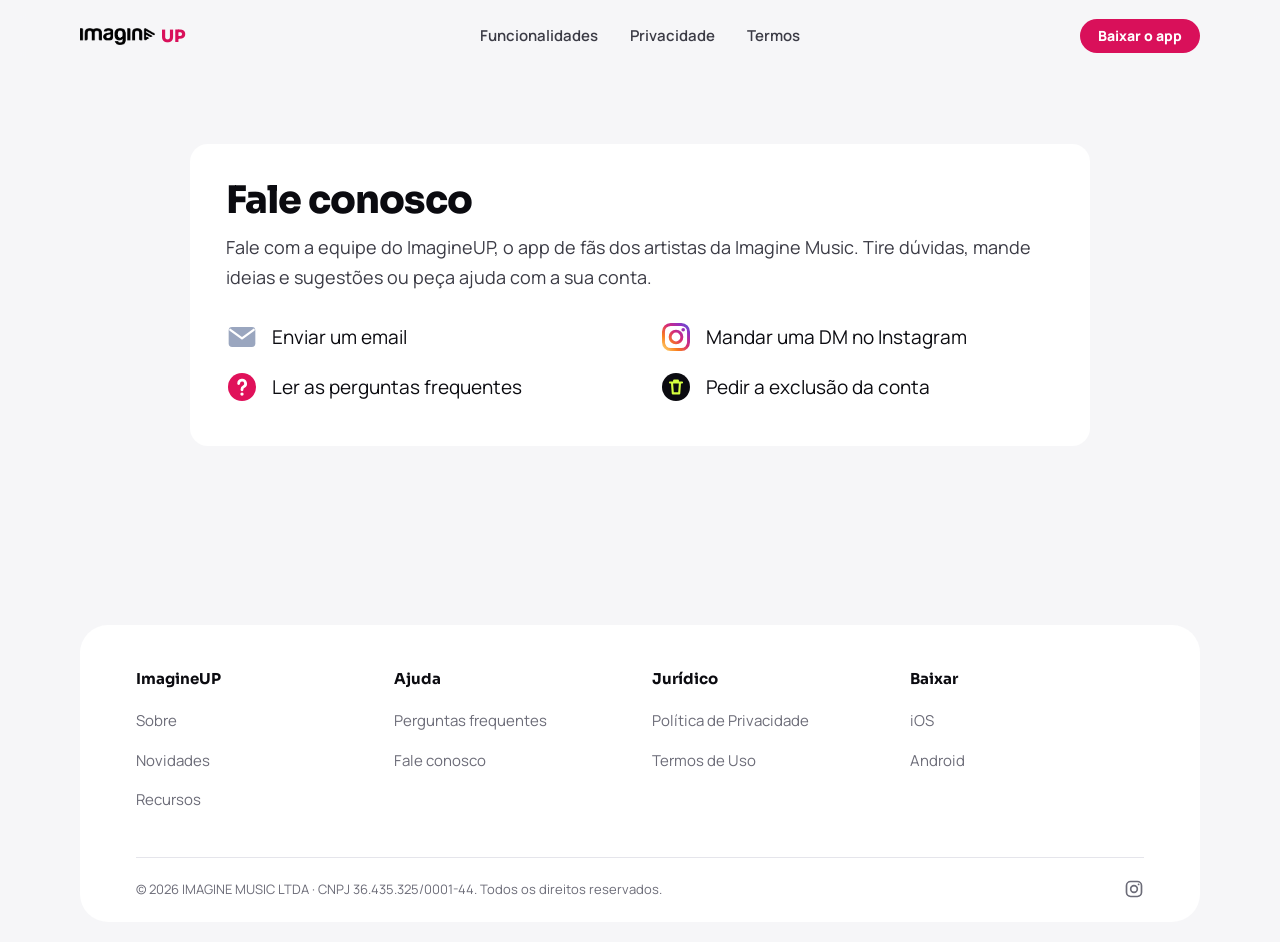
<file: site/contato/index.html>
<!doctype html>
<html lang="pt-BR">
<head>
  <meta charset="utf-8">
  <meta name="viewport" content="width=device-width, initial-scale=1">
  <title>Fale conosco · ImagineUP</title>
  <meta name="description" content="Fale com a equipe do ImagineUP, o app de fãs dos artistas da Imagine Music. Tire dúvidas, mande ideias e sugestões ou peça ajuda com a sua conta.">
  <meta name="theme-color" content="#F6F6F8">
  <link rel="icon" href="../assets/favicon.png" type="image/png" sizes="96x96">
  <link rel="apple-touch-icon" href="../apple-touch-icon.png">
  <link rel="manifest" href="../manifest.webmanifest">
  <meta property="og:type" content="website">
  <meta property="og:site_name" content="ImagineUP">
  <meta property="og:locale" content="pt_BR">
  <meta property="og:title" content="Fale conosco · ImagineUP">
  <meta property="og:description" content="Fale com a equipe do ImagineUP, o app de fãs dos artistas da Imagine Music. Tire dúvidas, mande ideias e sugestões ou peça ajuda com a sua conta.">
  <meta property="og:image" content="https://imagineup-painel.vercel.app/assets/compartilhar.jpg">
  <meta property="og:image:width" content="1200">
  <meta property="og:image:height" content="630">
  <meta property="og:image:alt" content="Seu fandom vale pontos: três celulares com telas do app ImagineUP">
  <meta name="twitter:card" content="summary_large_image">
  <link rel="preload" href="../assets/fontes/manrope.woff2" as="font" type="font/woff2" crossorigin>
  <link rel="preload" href="../assets/fontes/sora.woff2" as="font" type="font/woff2" crossorigin>
  <link rel="stylesheet" href="../assets/site.css">
</head>
<body>
  <a class="skip-link" href="#conteudo">Pular para o conteúdo</a>

  <header class="site-header">
    <div class="wrap wrap--wide site-header-inner">
      <a class="lockup" href="../" aria-label="ImagineUP, página inicial">
        <img src="../assets/imagine-logo-225.png" alt="" width="75" height="17">
        <span>UP</span>
      </a>
      <nav class="site-nav" aria-label="Principal">
        <a href="../#funcionalidades">Funcionalidades</a>
        <a href="../privacidade/">Privacidade</a>
        <a href="../termos/">Termos</a>
      </nav>
      <a class="btn btn--sm site-cta" href="../#baixar">Baixar o app</a>
    </div>
  </header>

  <main id="conteudo" class="wrap wrap--wide">
    <section class="page-card">
      <h1>Fale conosco</h1>
      <p>Fale com a equipe do ImagineUP, o app de fãs dos artistas da Imagine Music. Tire dúvidas, mande ideias e sugestões ou peça ajuda com a sua conta.</p>
      <ul class="contact-list">
        <li>
          <a href="mailto:music@imaginegroup.com.br">
            <svg viewBox="0 0 24 24" aria-hidden="true"><rect x="2" y="4.5" width="20" height="15" rx="2.6" fill="#9AA6BF"/><path d="M3.2 6.6 12 13l8.8-6.4" fill="none" stroke="#fff" stroke-width="1.7" stroke-linecap="round" stroke-linejoin="round"/></svg>
            <span>Enviar um email</span>
          </a>
        </li>
        <li>
          <!-- perfil encontrado publicamente; confirmar antes de publicar -->
          <a href="https://ig.me/m/imaginefilmes" target="_blank" rel="noopener noreferrer">
            <svg viewBox="0 0 24 24" aria-hidden="true"><defs><linearGradient id="ig-grad" gradientUnits="userSpaceOnUse" x1="2" y1="22" x2="22" y2="2"><stop offset="0" stop-color="#FEDA75"/><stop offset=".28" stop-color="#FA7E1E"/><stop offset=".55" stop-color="#D62976"/><stop offset=".8" stop-color="#962FBF"/><stop offset="1" stop-color="#4F5BD5"/></linearGradient></defs><rect x="2.6" y="2.6" width="18.8" height="18.8" rx="5.4" fill="none" stroke="url(#ig-grad)" stroke-width="2.2"/><circle cx="12" cy="12" r="4.4" fill="none" stroke="url(#ig-grad)" stroke-width="2.2"/><circle cx="17.4" cy="6.6" r="1.35" fill="url(#ig-grad)"/></svg>
            <span>Mandar uma DM no Instagram</span>
          </a>
        </li>
        <li>
          <a href="../faq/">
            <svg viewBox="0 0 24 24" aria-hidden="true"><circle cx="12" cy="12" r="10.5" fill="#E0115A"/><path d="M9.5 9.4a2.6 2.6 0 1 1 3.7 2.4c-.8.4-1.2 1-1.2 1.9v.4" fill="none" stroke="#fff" stroke-width="2.1" stroke-linecap="round"/><circle cx="12" cy="17.3" r="1.25" fill="#fff"/></svg>
            <span>Ler as perguntas frequentes</span>
          </a>
        </li>
        <li>
          <a href="../privacidade/#exclusao">
            <svg viewBox="0 0 24 24" aria-hidden="true"><circle cx="12" cy="12" r="10.5" fill="#0B0B10"/><path d="M7.5 8.6h9M10.6 8.6V7.2h2.8v1.4M9 8.6l.6 8.2h4.8l.6-8.2" fill="none" stroke="#D6FF3F" stroke-width="1.6" stroke-linecap="round" stroke-linejoin="round"/></svg>
            <span>Pedir a exclusão da conta</span>
          </a>
        </li>
      </ul>
    </section>
  </main>

  <footer class="site-footer">
    <div class="footer-card">
      <div class="footer-cols">
        <div>
          <h2>ImagineUP</h2>
          <ul>
            <li><a href="../sobre/">Sobre</a></li>
            <li><a href="../novidades/">Novidades</a></li>
            <li><a href="../recursos/">Recursos</a></li>
          </ul>
        </div>
        <div>
          <h2>Ajuda</h2>
          <ul>
            <li><a href="../faq/">Perguntas frequentes</a></li>
            <li><a href="../contato/">Fale conosco</a></li>
          </ul>
        </div>
        <div>
          <h2>Jurídico</h2>
          <ul>
            <li><a href="../privacidade/">Política de Privacidade</a></li>
            <li><a href="../termos/">Termos de Uso</a></li>
          </ul>
        </div>
        <div>
          <h2>Baixar</h2>
          <!-- trocar pelos links das lojas quando o app for publicado -->
          <ul>
            <li><a href="../#baixar">iOS</a></li>
            <li><a href="../#baixar">Android</a></li>
          </ul>
        </div>
      </div>
      <div class="footer-bottom">
        <p>© 2026 IMAGINE MUSIC LTDA&nbsp;· CNPJ&nbsp;36.435.325/0001-44. Todos os direitos reservados.</p>
        <!-- por enquanto só o Instagram; incluir os demais perfis da Imagine Music quando forem confirmados -->
        <ul class="social" aria-label="Redes sociais">
          <li><a href="https://www.instagram.com/imaginefilmes/" target="_blank" rel="noopener noreferrer" aria-label="Instagram da Imagine Music"><svg viewBox="0 0 24 24" fill="none" stroke="currentColor" stroke-width="2" aria-hidden="true"><rect x="3" y="3" width="18" height="18" rx="5"/><circle cx="12" cy="12" r="4"/><circle cx="17.5" cy="6.5" r="1.1" fill="currentColor" stroke="none"/></svg></a></li>
        </ul>
      </div>
    </div>
  </footer>
</body>
</html>
</file>
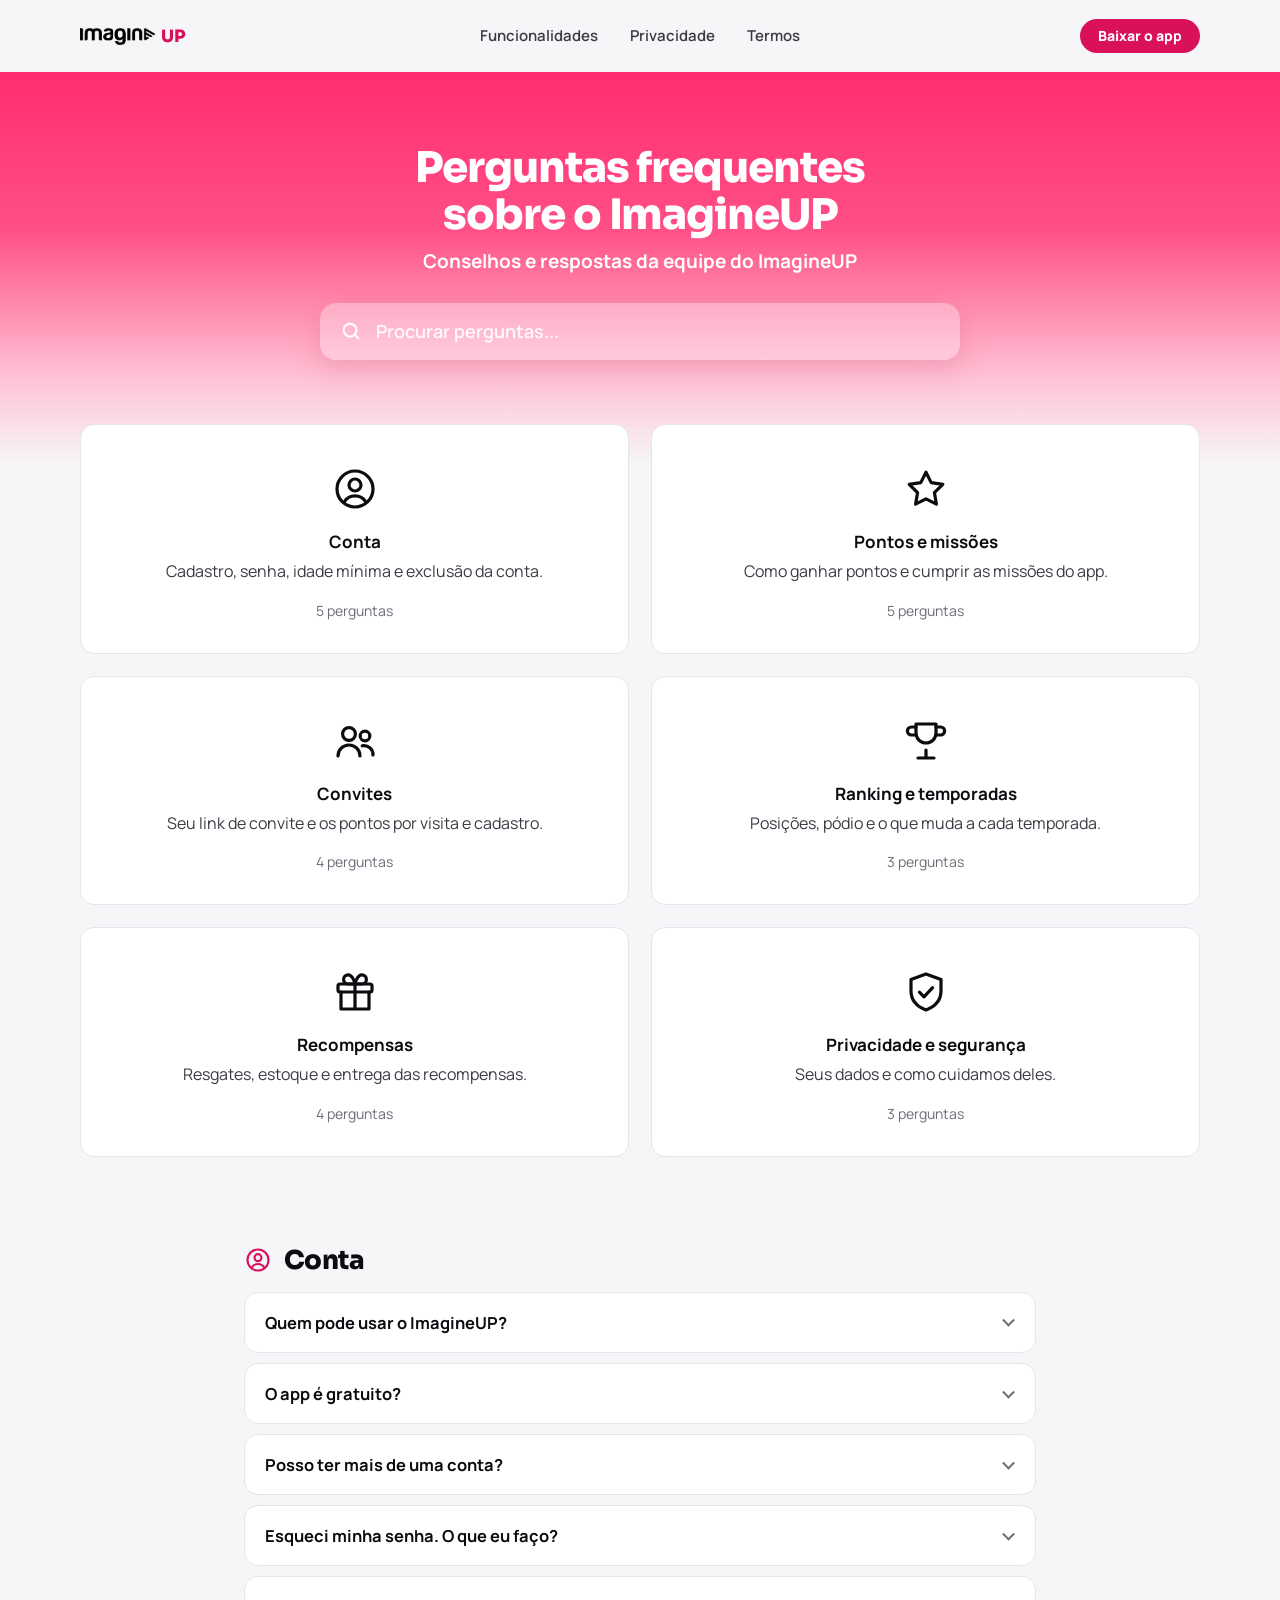
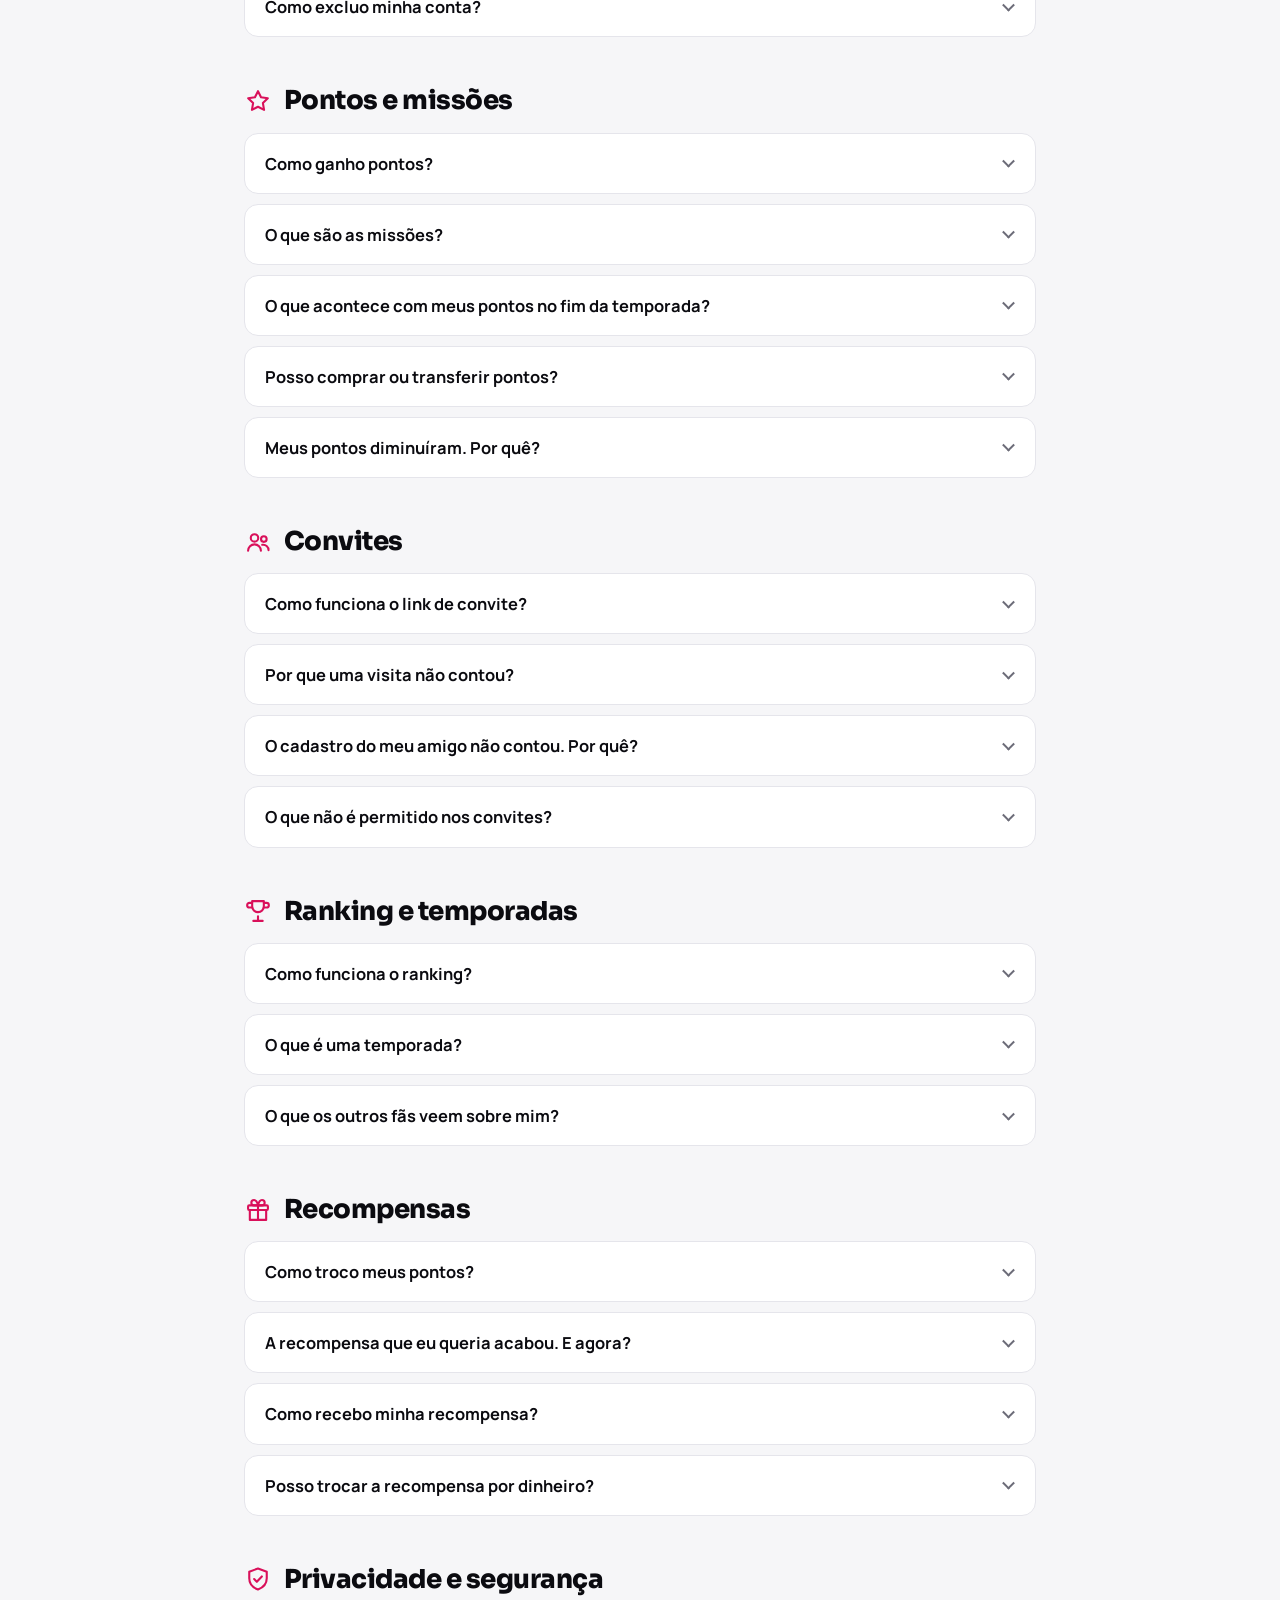
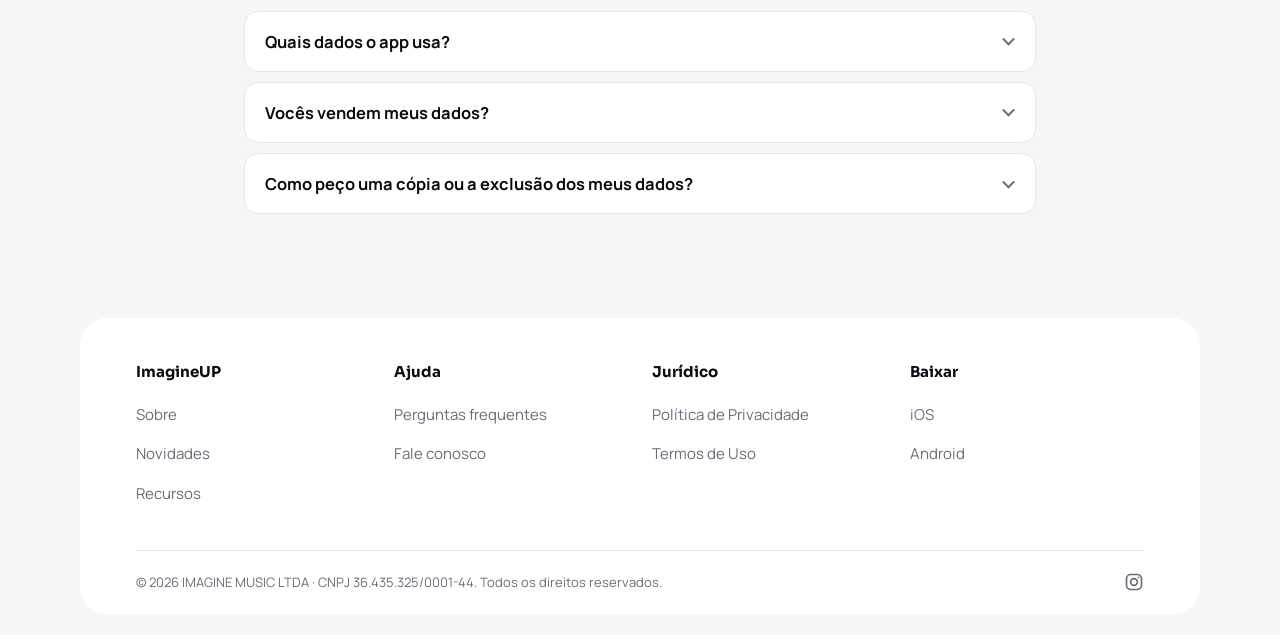
<file: site/faq/index.html>
<!doctype html>
<html lang="pt-BR">
<head>
  <meta charset="utf-8">
  <meta name="viewport" content="width=device-width, initial-scale=1">
  <title>Perguntas frequentes sobre o ImagineUP</title>
  <meta name="description" content="Respostas da equipe do ImagineUP sobre conta, pontos, missões, convites, ranking, recompensas e privacidade.">
  <meta name="theme-color" content="#FF2D6F">
  <link rel="icon" href="../assets/favicon.png" type="image/png" sizes="96x96">
  <link rel="apple-touch-icon" href="../apple-touch-icon.png">
  <link rel="manifest" href="../manifest.webmanifest">
  <meta property="og:type" content="website">
  <meta property="og:site_name" content="ImagineUP">
  <meta property="og:locale" content="pt_BR">
  <meta property="og:title" content="Perguntas frequentes sobre o ImagineUP">
  <meta property="og:description" content="Respostas da equipe do ImagineUP sobre conta, pontos, missões, convites, ranking, recompensas e privacidade.">
  <meta property="og:image" content="https://imagineup-painel.vercel.app/assets/compartilhar.jpg">
  <meta property="og:image:width" content="1200">
  <meta property="og:image:height" content="630">
  <meta property="og:image:alt" content="Seu fandom vale pontos: três celulares com telas do app ImagineUP">
  <meta name="twitter:card" content="summary_large_image">
  <link rel="preload" href="../assets/fontes/manrope.woff2" as="font" type="font/woff2" crossorigin>
  <link rel="preload" href="../assets/fontes/sora.woff2" as="font" type="font/woff2" crossorigin>
  <link rel="stylesheet" href="../assets/site.css">
</head>
<body>
  <a class="skip-link" href="#conteudo">Pular para o conteúdo</a>

  <header class="site-header">
    <div class="wrap wrap--wide site-header-inner">
      <a class="lockup" href="../" aria-label="ImagineUP, página inicial">
        <img src="../assets/imagine-logo-225.png" alt="" width="75" height="17">
        <span>UP</span>
      </a>
      <nav class="site-nav" aria-label="Principal">
        <a href="../#funcionalidades">Funcionalidades</a>
        <a href="../privacidade/">Privacidade</a>
        <a href="../termos/">Termos</a>
      </nav>
      <a class="btn btn--sm site-cta" href="../#baixar">Baixar o app</a>
    </div>
  </header>

  <main id="conteudo">
    <section class="help-hero">
      <div class="wrap">
        <h1>Perguntas frequentes sobre o ImagineUP</h1>
        <p>Conselhos e respostas da equipe do ImagineUP</p>
        <form class="help-search" role="search" action="#">
          <label class="visually-hidden" for="busca">Procurar nas perguntas</label>
          <svg viewBox="0 0 24 24" fill="none" stroke="currentColor" stroke-width="2.2" stroke-linecap="round" aria-hidden="true"><circle cx="11" cy="11" r="7"/><path d="M20 20l-3.8-3.8"/></svg>
          <input id="busca" type="search" placeholder="Procurar perguntas..." autocomplete="off">
        </form>
      </div>
    </section>

    <div class="wrap wrap--wide">
      <ul class="help-cards" aria-label="Categorias">
        <li>
          <a class="help-card" href="#conta">
            <svg viewBox="0 0 24 24" fill="none" stroke="currentColor" stroke-width="1.6" stroke-linecap="round" stroke-linejoin="round" aria-hidden="true"><circle cx="12" cy="12" r="9"/><circle cx="12" cy="10" r="3"/><path d="M6.6 18.4a6.4 6.4 0 0 1 10.8 0"/></svg>
            <strong>Conta</strong>
            <span>Cadastro, senha, idade mínima e exclusão da conta.</span>
            <small>5 perguntas</small>
          </a>
        </li>
        <li>
          <a class="help-card" href="#pontos">
            <svg viewBox="0 0 24 24" fill="none" stroke="currentColor" stroke-width="1.6" stroke-linecap="round" stroke-linejoin="round" aria-hidden="true"><path d="M12 3.6l2.6 5.2 5.8.9-4.2 4.1 1 5.8L12 16.9l-5.2 2.7 1-5.8-4.2-4.1 5.8-.9L12 3.6z"/></svg>
            <strong>Pontos e missões</strong>
            <span>Como ganhar pontos e cumprir as missões do app.</span>
            <small>5 perguntas</small>
          </a>
        </li>
        <li>
          <a class="help-card" href="#convites">
            <svg viewBox="0 0 24 24" fill="none" stroke="currentColor" stroke-width="1.6" stroke-linecap="round" stroke-linejoin="round" aria-hidden="true"><circle cx="9" cy="8.5" r="3.2"/><path d="M3.5 19.5a5.5 5.5 0 0 1 11 0"/><circle cx="17" cy="9.5" r="2.4"/><path d="M15.6 14.4a4.5 4.5 0 0 1 5.4 4.6"/></svg>
            <strong>Convites</strong>
            <span>Seu link de convite e os pontos por visita e cadastro.</span>
            <small>4 perguntas</small>
          </a>
        </li>
        <li>
          <a class="help-card" href="#ranking">
            <svg viewBox="0 0 24 24" fill="none" stroke="currentColor" stroke-width="1.6" stroke-linecap="round" stroke-linejoin="round" aria-hidden="true"><path d="M8 20.5h8M12 16.5v4M7 3.5h10V8a5 5 0 0 1-10 0V3.5z"/><path d="M17 5h2.3a2 2 0 0 1 0 4H17M7 5H4.7a2 2 0 0 0 0 4H7"/></svg>
            <strong>Ranking e temporadas</strong>
            <span>Posições, pódio e o que muda a cada temporada.</span>
            <small>3 perguntas</small>
          </a>
        </li>
        <li>
          <a class="help-card" href="#recompensas">
            <svg viewBox="0 0 24 24" fill="none" stroke="currentColor" stroke-width="1.6" stroke-linecap="round" stroke-linejoin="round" aria-hidden="true"><rect x="3.5" y="8" width="17" height="4" rx="1"/><path d="M5 12v8.5h14V12M12 8v12.5"/><path d="M12 8H8.6a2.3 2.3 0 1 1 0-4.6C11 3.4 12 8 12 8zM12 8h3.4a2.3 2.3 0 1 0 0-4.6C13 3.4 12 8 12 8z"/></svg>
            <strong>Recompensas</strong>
            <span>Resgates, estoque e entrega das recompensas.</span>
            <small>4 perguntas</small>
          </a>
        </li>
        <li>
          <a class="help-card" href="#privacidade">
            <svg viewBox="0 0 24 24" fill="none" stroke="currentColor" stroke-width="1.6" stroke-linecap="round" stroke-linejoin="round" aria-hidden="true"><path d="M12 3l7.5 2.8v5.6c0 4.8-3.2 8-7.5 9.6-4.3-1.6-7.5-4.8-7.5-9.6V5.8L12 3z"/><path d="M8.7 12.1l2.3 2.3 4.3-4.6"/></svg>
            <strong>Privacidade e segurança</strong>
            <span>Seus dados e como cuidamos deles.</span>
            <small>3 perguntas</small>
          </a>
        </li>
      </ul>
    </div>

    <div class="wrap faq-sections">
      <p id="faq-aviso" class="visually-hidden" aria-live="polite"></p>
      <p id="faq-vazio" class="faq-empty" hidden>Nenhuma resposta encontrada. <a href="../contato/">Fale com a gente</a>.</p>

      <section id="conta" class="faq-section">
        <h2><svg viewBox="0 0 24 24" fill="none" stroke="currentColor" stroke-width="1.8" stroke-linecap="round" stroke-linejoin="round" aria-hidden="true"><circle cx="12" cy="12" r="9"/><circle cx="12" cy="10" r="3"/><path d="M6.6 18.4a6.4 6.4 0 0 1 10.8 0"/></svg>Conta</h2>
        <details class="faq-item">
          <summary>Quem pode usar o ImagineUP?</summary>
          <div><p>Qualquer pessoa com 13 anos ou mais. Quem tem entre 13 e 17 anos precisa da autorização do pai, da mãe ou do responsável legal.</p></div>
        </details>
        <details class="faq-item">
          <summary>O app é gratuito?</summary>
          <div><p>Sim. O ImagineUP é gratuito para baixar e para usar.</p></div>
        </details>
        <details class="faq-item">
          <summary>Posso ter mais de uma conta?</summary>
          <div><p>Não. Cada pessoa pode ter uma única conta, e ela é pessoal: não pode ser vendida, emprestada nem transferida.</p></div>
        </details>
        <details class="faq-item">
          <summary>Esqueci minha senha. O que eu faço?</summary>
          <div><p>Na tela de entrada do app, toque em Esqueci minha senha e siga as instruções que chegam no seu email.</p></div>
        </details>
        <details class="faq-item">
          <summary>Como excluo minha conta?</summary>
          <div><p>No app, vá em Configurações e toque em Excluir conta. Se não conseguir entrar no app, peça a exclusão pelo email <a href="mailto:music@imaginegroup.com.br">music@imaginegroup.com.br</a>, a partir do email cadastrado. Ao excluir a conta, seus pontos, seu nível e seu histórico no ranking são apagados e não podem ser recuperados.</p></div>
        </details>
      </section>

      <section id="pontos" class="faq-section">
        <h2><svg viewBox="0 0 24 24" fill="none" stroke="currentColor" stroke-width="1.8" stroke-linecap="round" stroke-linejoin="round" aria-hidden="true"><path d="M12 3.6l2.6 5.2 5.8.9-4.2 4.1 1 5.8L12 16.9l-5.2 2.7 1-5.8-4.2-4.1 5.8-.9L12 3.6z"/></svg>Pontos e missões</h2>
        <details class="faq-item">
          <summary>Como ganho pontos?</summary>
          <div><p>Completando missões e trazendo gente nova pelo seu link de convite. Quanto vale cada ação aparece no próprio app.</p></div>
        </details>
        <details class="faq-item">
          <summary>O que são as missões?</summary>
          <div><p>São tarefas diárias, semanais e de evento. Cada missão mostra o que fazer, o prazo e quantos pontos vale.</p></div>
        </details>
        <details class="faq-item">
          <summary>O que acontece com meus pontos no fim da temporada?</summary>
          <div><p>Cada temporada tem as suas regras, inclusive sobre os pontos do ranking quando ela termina. Elas aparecem no app.</p></div>
        </details>
        <details class="faq-item">
          <summary>Posso comprar ou transferir pontos?</summary>
          <div><p>Não. Os pontos não são vendidos, não podem ser transferidos entre contas e não valem dinheiro.</p></div>
        </details>
        <details class="faq-item">
          <summary>Meus pontos diminuíram. Por quê?</summary>
          <div><p>Pontos creditados por erro ou obtidos de forma irregular podem ser corrigidos ou anulados. Se você acha que houve engano, <a href="../contato/">fale com a gente</a>.</p></div>
        </details>
      </section>

      <section id="convites" class="faq-section">
        <h2><svg viewBox="0 0 24 24" fill="none" stroke="currentColor" stroke-width="1.8" stroke-linecap="round" stroke-linejoin="round" aria-hidden="true"><circle cx="9" cy="8.5" r="3.2"/><path d="M3.5 19.5a5.5 5.5 0 0 1 11 0"/><circle cx="17" cy="9.5" r="2.4"/><path d="M15.6 14.4a4.5 4.5 0 0 1 5.4 4.6"/></svg>Convites</h2>
        <details class="faq-item">
          <summary>Como funciona o link de convite?</summary>
          <div><p>Cada fã tem um link pessoal. Quando alguém abre o seu link, você ganha pontos pela visita. Quando a pessoa se cadastra por ele, você ganha mais.</p></div>
        </details>
        <details class="faq-item">
          <summary>Por que uma visita não contou?</summary>
          <div><p>Cada visitante conta uma única vez dentro de um período, e existe um limite por dia. Isso evita fraude e deixa o ranking justo para todo mundo.</p></div>
        </details>
        <details class="faq-item">
          <summary>O cadastro do meu amigo não contou. Por quê?</summary>
          <div><p>O cadastro só vale depois de confirmado. Peça para a pessoa confirmar o email e entrar no app.</p></div>
        </details>
        <details class="faq-item">
          <summary>O que não é permitido nos convites?</summary>
          <div><p>Criar contas falsas, convidar a si mesmo, usar robôs para gerar visitas e mandar o link como spam. Quem faz isso pode perder os pontos e ter a conta suspensa.</p></div>
        </details>
      </section>

      <section id="ranking" class="faq-section">
        <h2><svg viewBox="0 0 24 24" fill="none" stroke="currentColor" stroke-width="1.8" stroke-linecap="round" stroke-linejoin="round" aria-hidden="true"><path d="M8 20.5h8M12 16.5v4M7 3.5h10V8a5 5 0 0 1-10 0V3.5z"/><path d="M17 5h2.3a2 2 0 0 1 0 4H17M7 5H4.7a2 2 0 0 0 0 4H7"/></svg>Ranking e temporadas</h2>
        <details class="faq-item">
          <summary>Como funciona o ranking?</summary>
          <div><p>O ranking mostra os fãs com mais pontos no geral e em cada central de artista, dentro da temporada.</p></div>
        </details>
        <details class="faq-item">
          <summary>O que é uma temporada?</summary>
          <div><p>É o período em que os pontos do ranking contam. As datas e as regras de cada temporada aparecem no app.</p></div>
        </details>
        <details class="faq-item">
          <summary>O que os outros fãs veem sobre mim?</summary>
          <div><p>Seu nome de exibição, sua foto, sua cidade, seu nível e seus pontos. Seu email, sua data de nascimento e seus dados de entrega não aparecem para outros fãs.</p></div>
        </details>
      </section>

      <section id="recompensas" class="faq-section">
        <h2><svg viewBox="0 0 24 24" fill="none" stroke="currentColor" stroke-width="1.8" stroke-linecap="round" stroke-linejoin="round" aria-hidden="true"><rect x="3.5" y="8" width="17" height="4" rx="1"/><path d="M5 12v8.5h14V12M12 8v12.5"/><path d="M12 8H8.6a2.3 2.3 0 1 1 0-4.6C11 3.4 12 8 12 8zM12 8h3.4a2.3 2.3 0 1 0 0-4.6C13 3.4 12 8 12 8z"/></svg>Recompensas</h2>
        <details class="faq-item">
          <summary>Como troco meus pontos?</summary>
          <div><p>Na loja de recompensas, escolha o item e confirme o resgate. Os pontos são descontados na hora.</p></div>
        </details>
        <details class="faq-item">
          <summary>A recompensa que eu queria acabou. E agora?</summary>
          <div><p>As recompensas dependem de estoque e têm prazo. Fique de olho na loja do app.</p></div>
        </details>
        <details class="faq-item">
          <summary>Como recebo minha recompensa?</summary>
          <div><p>Cada recompensa informa como e quando será entregue. Quando precisar de entrega ou contato, o app pede os seus dados.</p></div>
        </details>
        <details class="faq-item">
          <summary>Posso trocar a recompensa por dinheiro?</summary>
          <div><p>Não. As recompensas não podem ser trocadas por dinheiro nem transferidas para outra pessoa, a não ser que a própria recompensa diga o contrário.</p></div>
        </details>
      </section>

      <section id="privacidade" class="faq-section">
        <h2><svg viewBox="0 0 24 24" fill="none" stroke="currentColor" stroke-width="1.8" stroke-linecap="round" stroke-linejoin="round" aria-hidden="true"><path d="M12 3l7.5 2.8v5.6c0 4.8-3.2 8-7.5 9.6-4.3-1.6-7.5-4.8-7.5-9.6V5.8L12 3z"/><path d="M8.7 12.1l2.3 2.3 4.3-4.6"/></svg>Privacidade e segurança</h2>
        <details class="faq-item">
          <summary>Quais dados o app usa?</summary>
          <div><p>Os necessários para o app funcionar: sua conta, seus pontos, o ranking e os resgates. Os detalhes estão na <a href="../privacidade/">Política de Privacidade</a>.</p></div>
        </details>
        <details class="faq-item">
          <summary>Vocês vendem meus dados?</summary>
          <div><p>Não. Não vendemos os seus dados e não os usamos para publicidade.</p></div>
        </details>
        <details class="faq-item">
          <summary>Como peço uma cópia ou a exclusão dos meus dados?</summary>
          <div><p>Escreva para <a href="mailto:music@imaginegroup.com.br">music@imaginegroup.com.br</a>. A <a href="../privacidade/#direitos">Política de Privacidade</a> explica todos os seus direitos.</p></div>
        </details>
      </section>
    </div>
  </main>

  <footer class="site-footer">
    <div class="footer-card">
      <div class="footer-cols">
        <div>
          <h2>ImagineUP</h2>
          <ul>
            <li><a href="../sobre/">Sobre</a></li>
            <li><a href="../novidades/">Novidades</a></li>
            <li><a href="../recursos/">Recursos</a></li>
          </ul>
        </div>
        <div>
          <h2>Ajuda</h2>
          <ul>
            <li><a href="../faq/">Perguntas frequentes</a></li>
            <li><a href="../contato/">Fale conosco</a></li>
          </ul>
        </div>
        <div>
          <h2>Jurídico</h2>
          <ul>
            <li><a href="../privacidade/">Política de Privacidade</a></li>
            <li><a href="../termos/">Termos de Uso</a></li>
          </ul>
        </div>
        <div>
          <h2>Baixar</h2>
          <!-- trocar pelos links das lojas quando o app for publicado -->
          <ul>
            <li><a href="../#baixar">iOS</a></li>
            <li><a href="../#baixar">Android</a></li>
          </ul>
        </div>
      </div>
      <div class="footer-bottom">
        <p>© 2026 IMAGINE MUSIC LTDA&nbsp;· CNPJ&nbsp;36.435.325/0001-44. Todos os direitos reservados.</p>
        <!-- por enquanto só o Instagram; incluir os demais perfis da Imagine Music quando forem confirmados -->
        <ul class="social" aria-label="Redes sociais">
          <li><a href="https://www.instagram.com/imaginefilmes/" target="_blank" rel="noopener noreferrer" aria-label="Instagram da Imagine Music"><svg viewBox="0 0 24 24" fill="none" stroke="currentColor" stroke-width="2" aria-hidden="true"><rect x="3" y="3" width="18" height="18" rx="5"/><circle cx="12" cy="12" r="4"/><circle cx="17.5" cy="6.5" r="1.1" fill="currentColor" stroke="none"/></svg></a></li>
        </ul>
      </div>
    </div>
  </footer>

  <script>
    // Busca nas perguntas: filtra pelo texto da pergunta e da resposta, sem acento
    // e sem diferenciar maiúsculas. Com busca ativa, os cartões de categoria somem
    // e as respostas encontradas ficam abertas.
    (() => {
      const form = document.querySelector('.help-search');
      const campo = document.getElementById('busca');
      const cartoes = document.querySelector('.help-cards');
      const secoes = [...document.querySelectorAll('.faq-section')];
      const vazio = document.getElementById('faq-vazio');
      const aviso = document.getElementById('faq-aviso');
      const normalizar = (texto) => texto.normalize('NFD').replace(/[̀-ͯ]/g, '').toLowerCase();

      form.addEventListener('submit', (evento) => evento.preventDefault());
      campo.addEventListener('input', () => {
        const busca = normalizar(campo.value.trim());
        let total = 0;
        for (const secao of secoes) {
          let visiveis = 0;
          for (const item of secao.querySelectorAll('.faq-item')) {
            const achou = !busca || normalizar(item.textContent).includes(busca);
            item.hidden = !achou;
            item.open = Boolean(busca) && achou;
            if (achou) visiveis++;
          }
          secao.hidden = visiveis === 0;
          total += visiveis;
        }
        cartoes.hidden = Boolean(busca);
        vazio.hidden = total > 0;
        aviso.textContent = busca ? (total === 1 ? '1 resposta encontrada' : `${total} respostas encontradas`) : '';
      });
    })();
  </script>
</body>
</html>
</file>
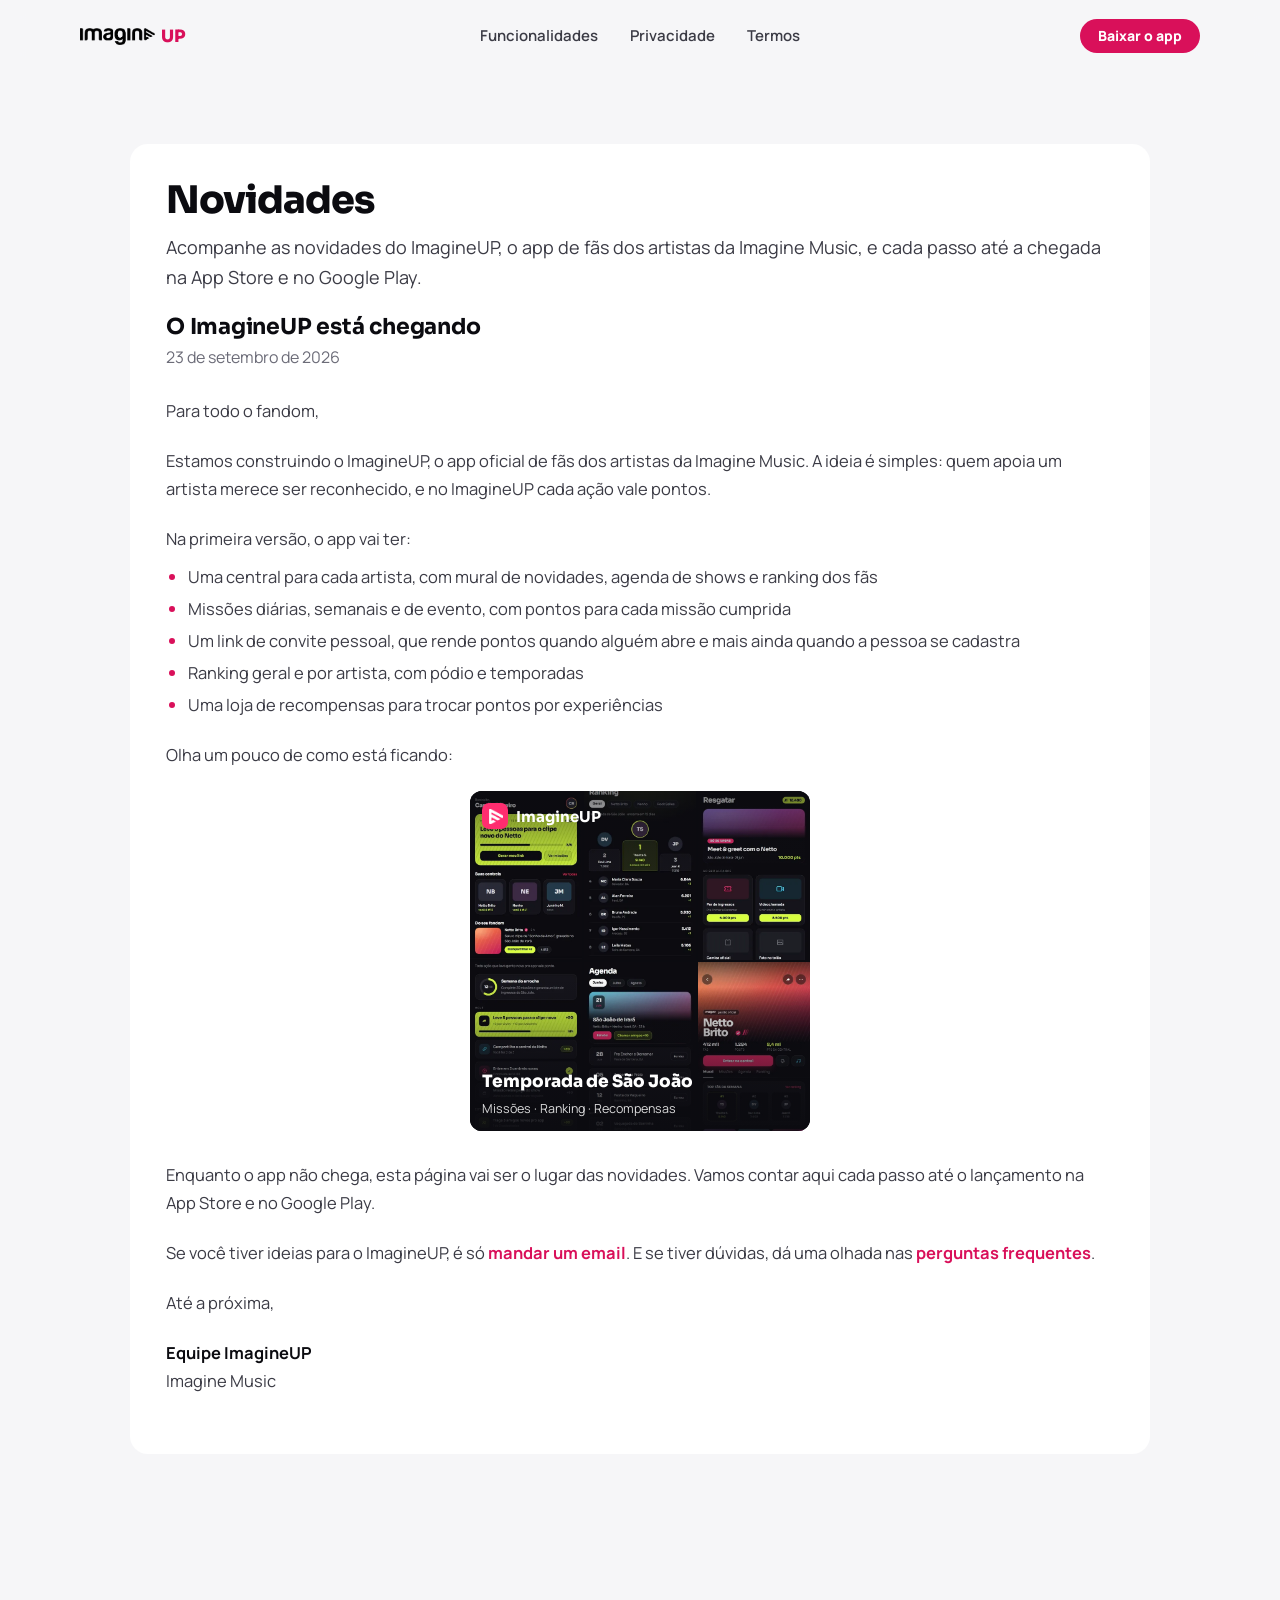
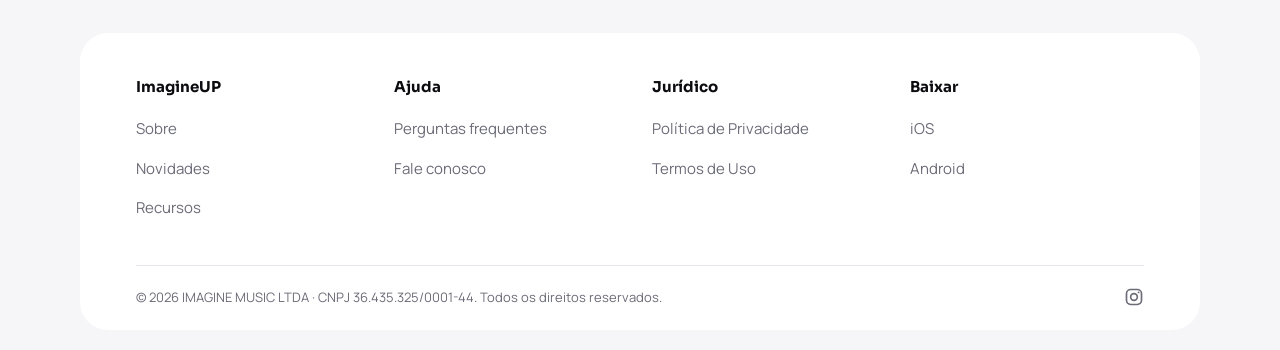
<file: site/novidades/index.html>
<!doctype html>
<html lang="pt-BR">
<head>
  <meta charset="utf-8">
  <meta name="viewport" content="width=device-width, initial-scale=1">
  <title>Novidades · ImagineUP</title>
  <meta name="description" content="Acompanhe as novidades do ImagineUP, o app de fãs dos artistas da Imagine Music, e cada passo até a chegada na App Store e no Google Play.">
  <meta name="theme-color" content="#F6F6F8">
  <link rel="icon" href="../assets/favicon.png" type="image/png" sizes="96x96">
  <link rel="apple-touch-icon" href="../apple-touch-icon.png">
  <link rel="manifest" href="../manifest.webmanifest">
  <meta property="og:type" content="website">
  <meta property="og:site_name" content="ImagineUP">
  <meta property="og:locale" content="pt_BR">
  <meta property="og:title" content="Novidades · ImagineUP">
  <meta property="og:description" content="Acompanhe as novidades do ImagineUP, o app de fãs dos artistas da Imagine Music, e cada passo até a chegada na App Store e no Google Play.">
  <meta property="og:image" content="https://imagineup-painel.vercel.app/assets/compartilhar.jpg">
  <meta property="og:image:width" content="1200">
  <meta property="og:image:height" content="630">
  <meta property="og:image:alt" content="Seu fandom vale pontos: três celulares com telas do app ImagineUP">
  <meta name="twitter:card" content="summary_large_image">
  <link rel="preload" href="../assets/fontes/manrope.woff2" as="font" type="font/woff2" crossorigin>
  <link rel="preload" href="../assets/fontes/sora.woff2" as="font" type="font/woff2" crossorigin>
  <link rel="stylesheet" href="../assets/site.css">
</head>
<body>
  <a class="skip-link" href="#conteudo">Pular para o conteúdo</a>

  <header class="site-header">
    <div class="wrap wrap--wide site-header-inner">
      <a class="lockup" href="../" aria-label="ImagineUP, página inicial">
        <img src="../assets/imagine-logo-225.png" alt="" width="75" height="17">
        <span>UP</span>
      </a>
      <nav class="site-nav" aria-label="Principal">
        <a href="../#funcionalidades">Funcionalidades</a>
        <a href="../privacidade/">Privacidade</a>
        <a href="../termos/">Termos</a>
      </nav>
      <a class="btn btn--sm site-cta" href="../#baixar">Baixar o app</a>
    </div>
  </header>

  <main id="conteudo" class="wrap wrap--wide">
    <section class="page-card news-card">
      <h1>Novidades</h1>
      <p>Acompanhe as novidades do ImagineUP, o app de fãs dos artistas da Imagine Music, e cada passo até a chegada na App Store e no Google Play.</p>

      <!-- post mais novo primeiro; cada novidade é um <article class="news-post"> -->
      <article class="news-post">
        <h2>O ImagineUP está chegando</h2>
        <time datetime="2026-09-23">23 de setembro de 2026</time>

        <p>Para todo o fandom,</p>
        <p>Estamos construindo o ImagineUP, o app oficial de fãs dos artistas da Imagine Music. A ideia é simples: quem apoia um artista merece ser reconhecido, e no ImagineUP cada ação vale pontos.</p>
        <p>Na primeira versão, o app vai ter:</p>
        <ul>
          <li>Uma central para cada artista, com mural de novidades, agenda de shows e ranking dos fãs</li>
          <li>Missões diárias, semanais e de evento, com pontos para cada missão cumprida</li>
          <li>Um link de convite pessoal, que rende pontos quando alguém abre e mais ainda quando a pessoa se cadastra</li>
          <li>Ranking geral e por artista, com pódio e temporadas</li>
          <li>Uma loja de recompensas para trocar pontos por experiências</li>
        </ul>
        <p>Olha um pouco de como está ficando:</p>

        <figure class="news-collage" role="img" aria-label="Colagem com telas do ImagineUP: tela inicial, ranking, loja de recompensas, missões, agenda e página do artista">
          <img src="../assets/telas/1b.webp" srcset="../assets/telas/1b-360.webp 360w, ../assets/telas/1b-480.webp 480w, ../assets/telas/1b.webp 603w" sizes="113px" alt="" style="object-position: 50% 12%">
          <img src="../assets/telas/1f.webp" srcset="../assets/telas/1f-360.webp 360w, ../assets/telas/1f-480.webp 480w, ../assets/telas/1f.webp 603w" sizes="113px" alt="" style="object-position: 50% 24%">
          <img src="../assets/telas/1h.webp" srcset="../assets/telas/1h-360.webp 360w, ../assets/telas/1h-480.webp 480w, ../assets/telas/1h.webp 603w" sizes="113px" alt="" style="object-position: 50% 14%">
          <img src="../assets/telas/1g.webp" srcset="../assets/telas/1g-360.webp 360w, ../assets/telas/1g-480.webp 480w, ../assets/telas/1g.webp 603w" sizes="113px" alt="" style="object-position: 50% 32%">
          <img src="../assets/telas/1m.webp" srcset="../assets/telas/1m-360.webp 360w, ../assets/telas/1m-480.webp 480w, ../assets/telas/1m.webp 603w" sizes="113px" alt="" style="object-position: 50% 14%">
          <img src="../assets/telas/1d.webp" srcset="../assets/telas/1d-360.webp 360w, ../assets/telas/1d-480.webp 480w, ../assets/telas/1d.webp 603w" sizes="113px" alt="" style="object-position: 50% 4%">
          <figcaption class="news-collage-top"><span class="marca"><span class="seta"></span></span>ImagineUP</figcaption>
          <div class="news-collage-bottom" aria-hidden="true">
            <strong>Temporada de São João</strong>
            <span>Missões · Ranking · Recompensas</span>
          </div>
        </figure>

        <p>Enquanto o app não chega, esta página vai ser o lugar das novidades. Vamos contar aqui cada passo até o lançamento na App Store e no Google Play.</p>
        <p>Se você tiver ideias para o ImagineUP, é só <a href="mailto:music@imaginegroup.com.br">mandar um email</a>. E se tiver dúvidas, dá uma olhada nas <a href="../faq/">perguntas frequentes</a>.</p>
        <p>Até a próxima,</p>
        <p><strong>Equipe ImagineUP</strong><br>Imagine Music</p>
      </article>
    </section>
  </main>

  <footer class="site-footer">
    <div class="footer-card">
      <div class="footer-cols">
        <div>
          <h2>ImagineUP</h2>
          <ul>
            <li><a href="../sobre/">Sobre</a></li>
            <li><a href="../novidades/">Novidades</a></li>
            <li><a href="../recursos/">Recursos</a></li>
          </ul>
        </div>
        <div>
          <h2>Ajuda</h2>
          <ul>
            <li><a href="../faq/">Perguntas frequentes</a></li>
            <li><a href="../contato/">Fale conosco</a></li>
          </ul>
        </div>
        <div>
          <h2>Jurídico</h2>
          <ul>
            <li><a href="../privacidade/">Política de Privacidade</a></li>
            <li><a href="../termos/">Termos de Uso</a></li>
          </ul>
        </div>
        <div>
          <h2>Baixar</h2>
          <!-- trocar pelos links das lojas quando o app for publicado -->
          <ul>
            <li><a href="../#baixar">iOS</a></li>
            <li><a href="../#baixar">Android</a></li>
          </ul>
        </div>
      </div>
      <div class="footer-bottom">
        <p>© 2026 IMAGINE MUSIC LTDA&nbsp;· CNPJ&nbsp;36.435.325/0001-44. Todos os direitos reservados.</p>
        <!-- por enquanto só o Instagram; incluir os demais perfis da Imagine Music quando forem confirmados -->
        <ul class="social" aria-label="Redes sociais">
          <li><a href="https://www.instagram.com/imaginefilmes/" target="_blank" rel="noopener noreferrer" aria-label="Instagram da Imagine Music"><svg viewBox="0 0 24 24" fill="none" stroke="currentColor" stroke-width="2" aria-hidden="true"><rect x="3" y="3" width="18" height="18" rx="5"/><circle cx="12" cy="12" r="4"/><circle cx="17.5" cy="6.5" r="1.1" fill="currentColor" stroke="none"/></svg></a></li>
        </ul>
      </div>
    </div>
  </footer>
</body>
</html>
</file>
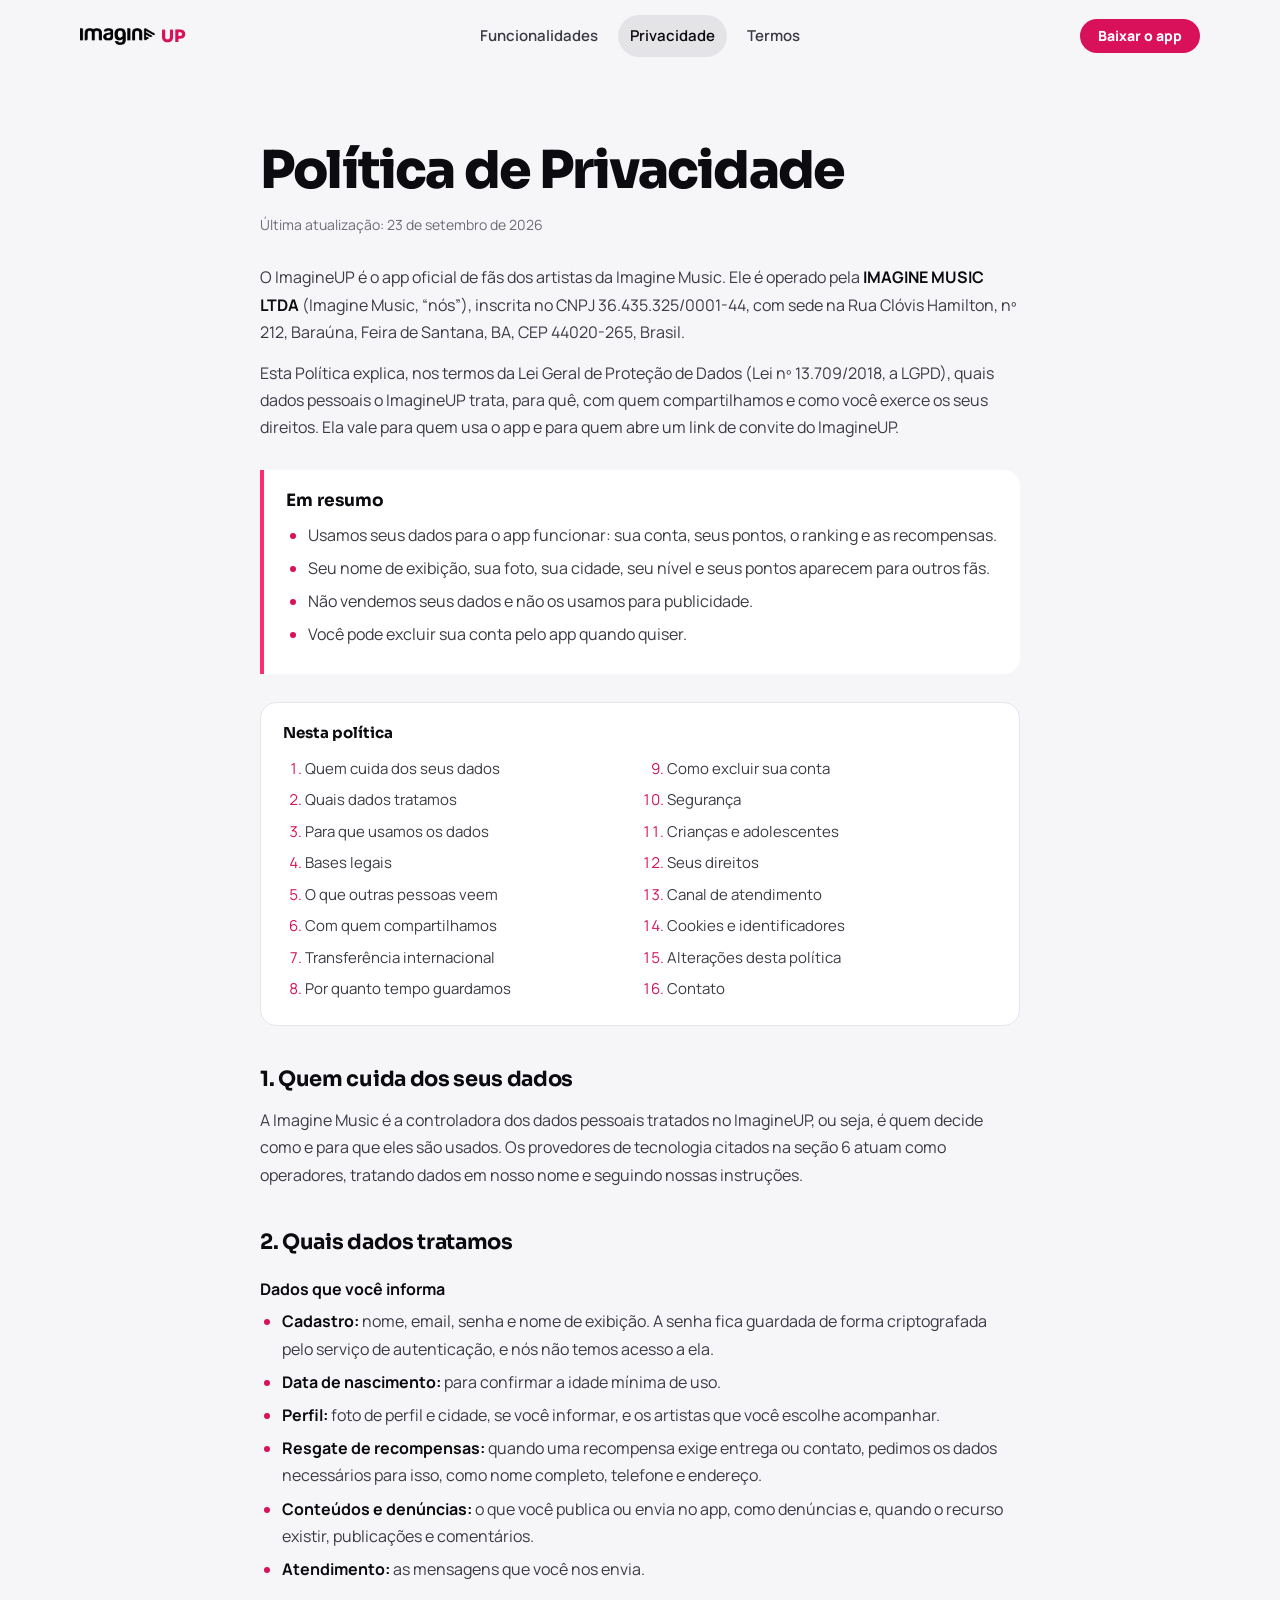
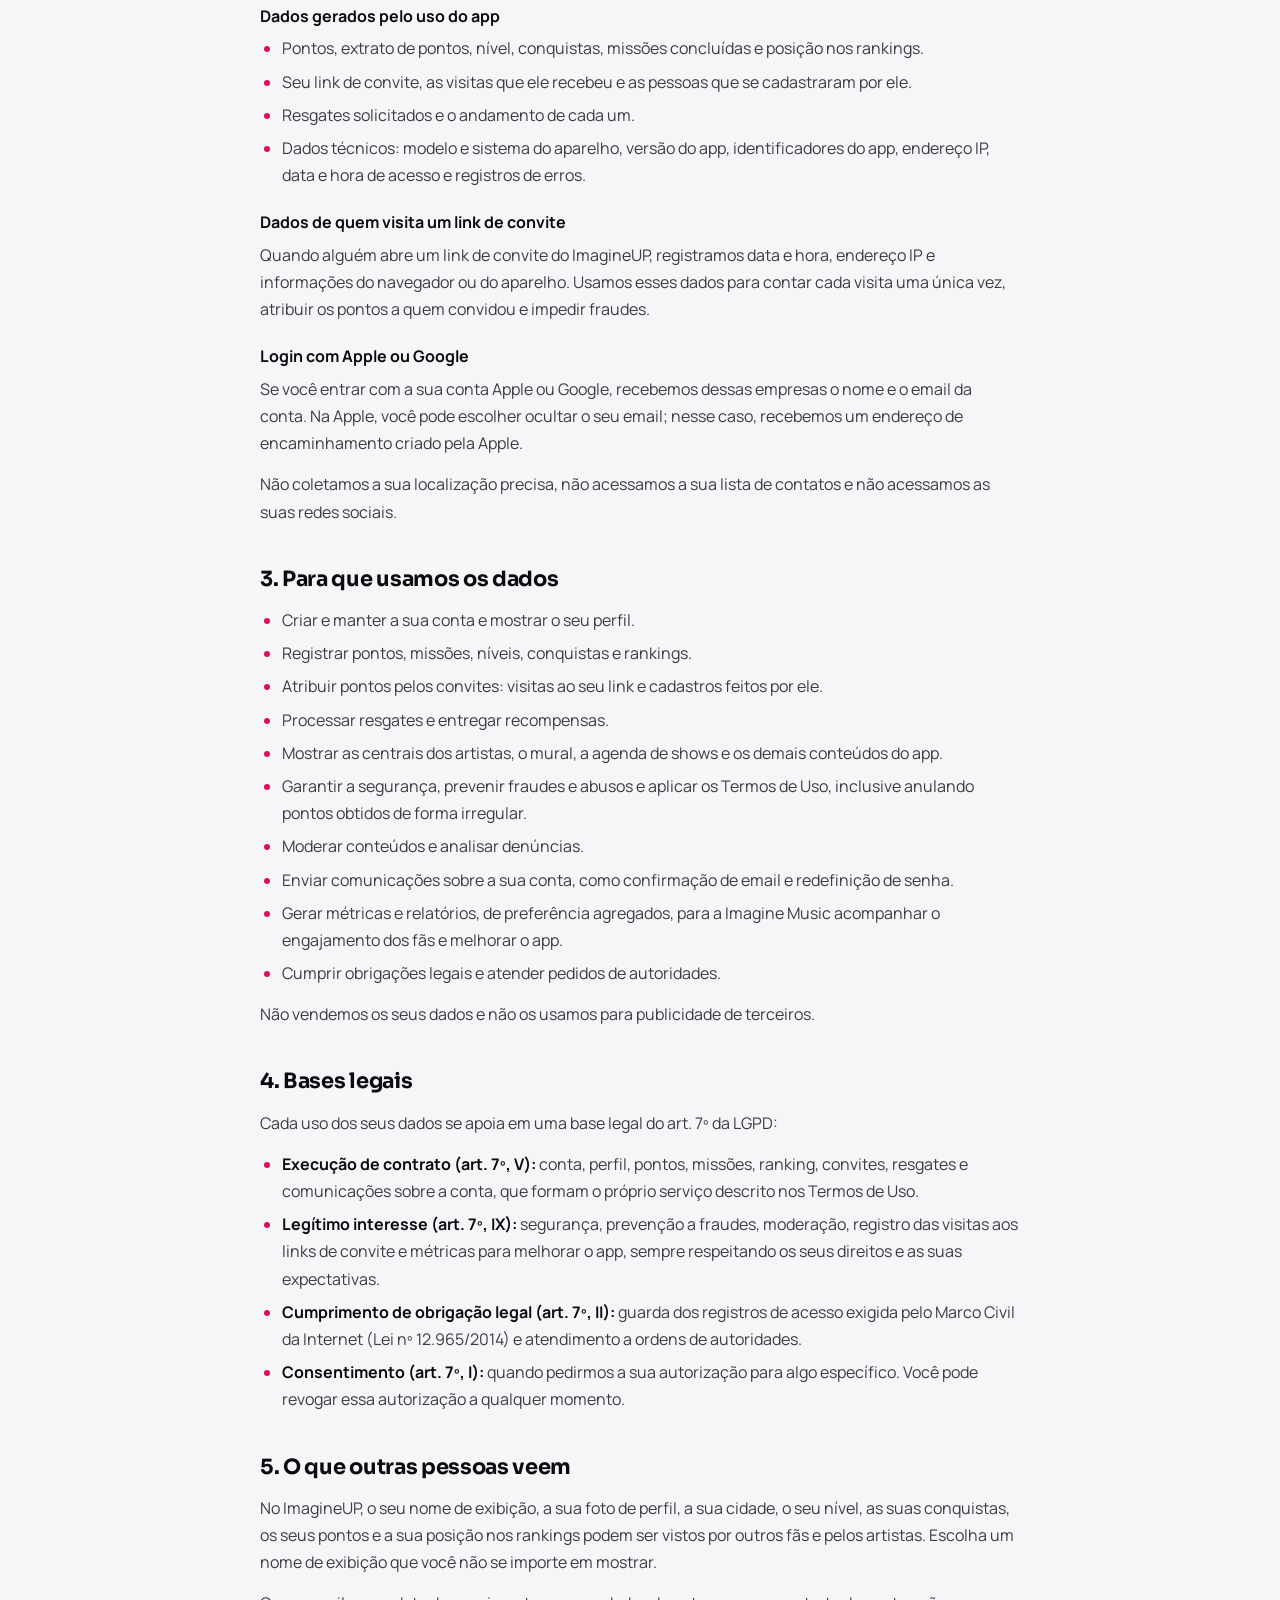
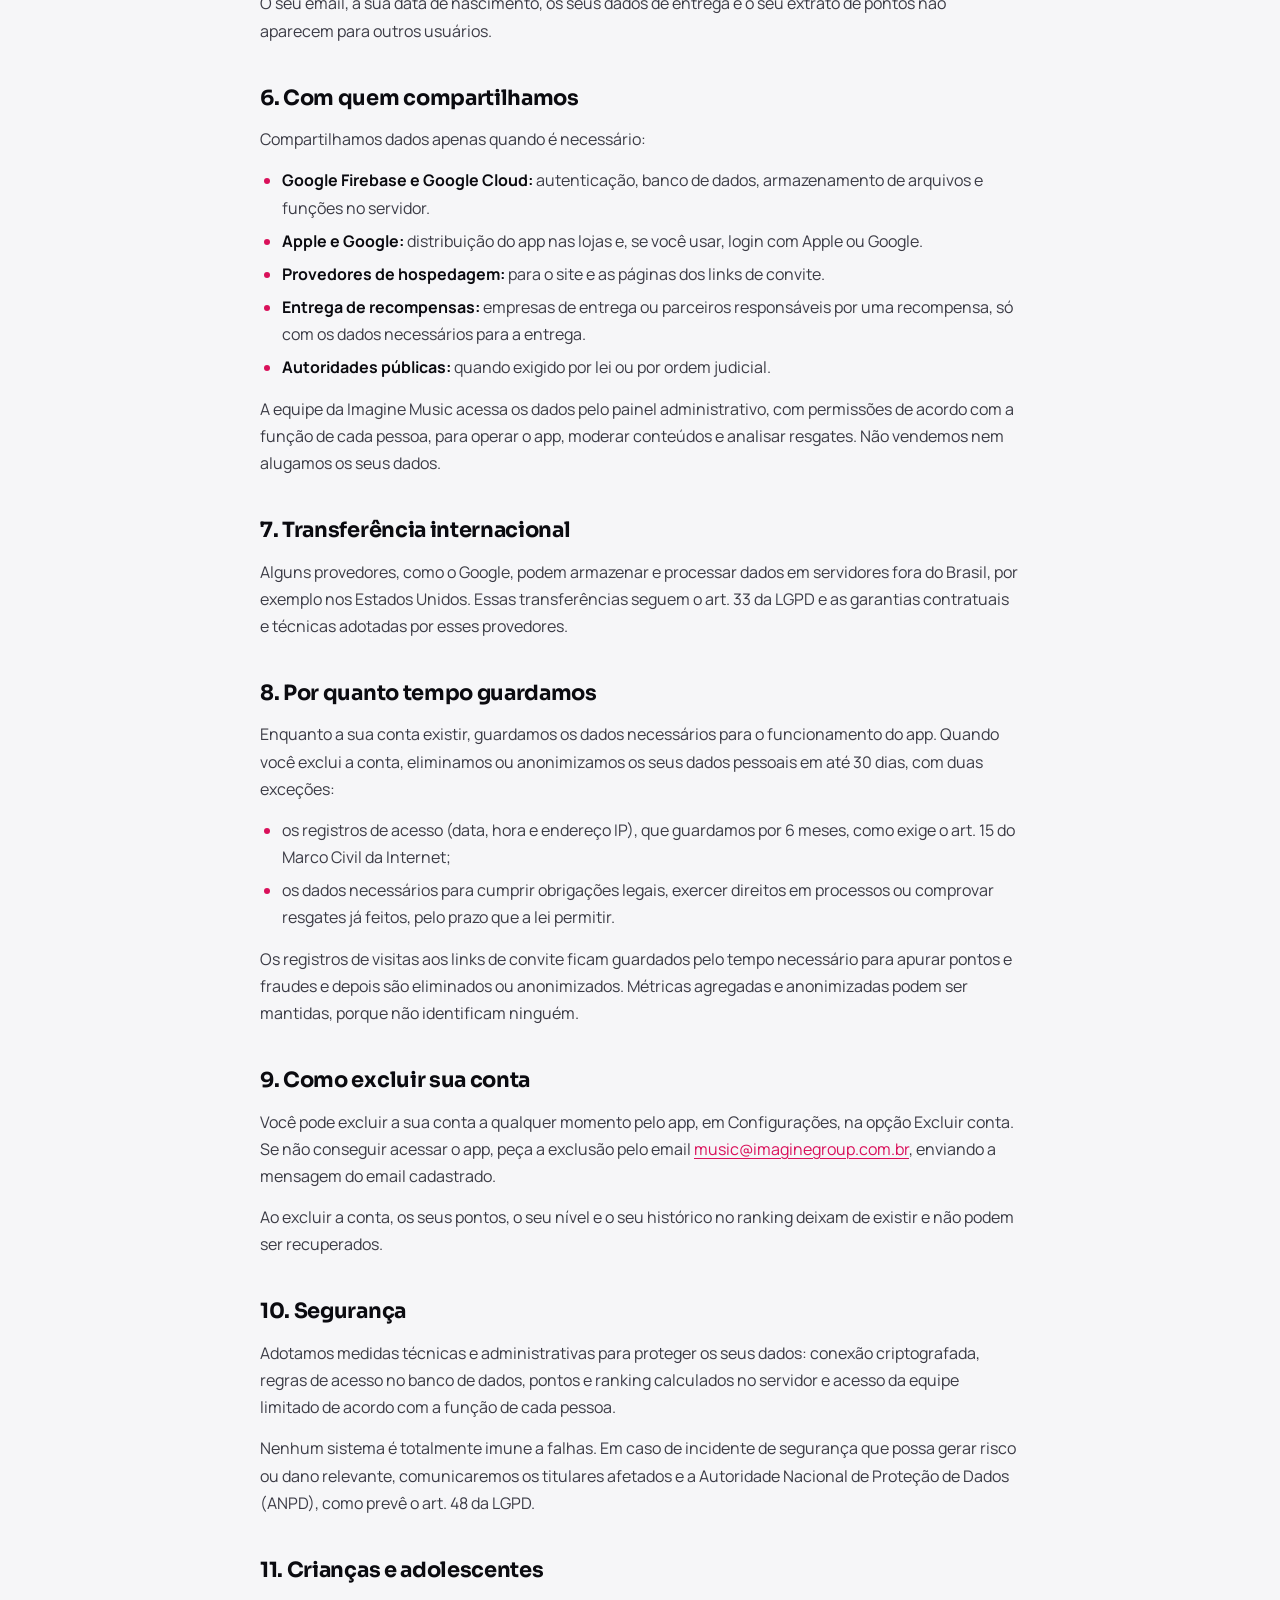
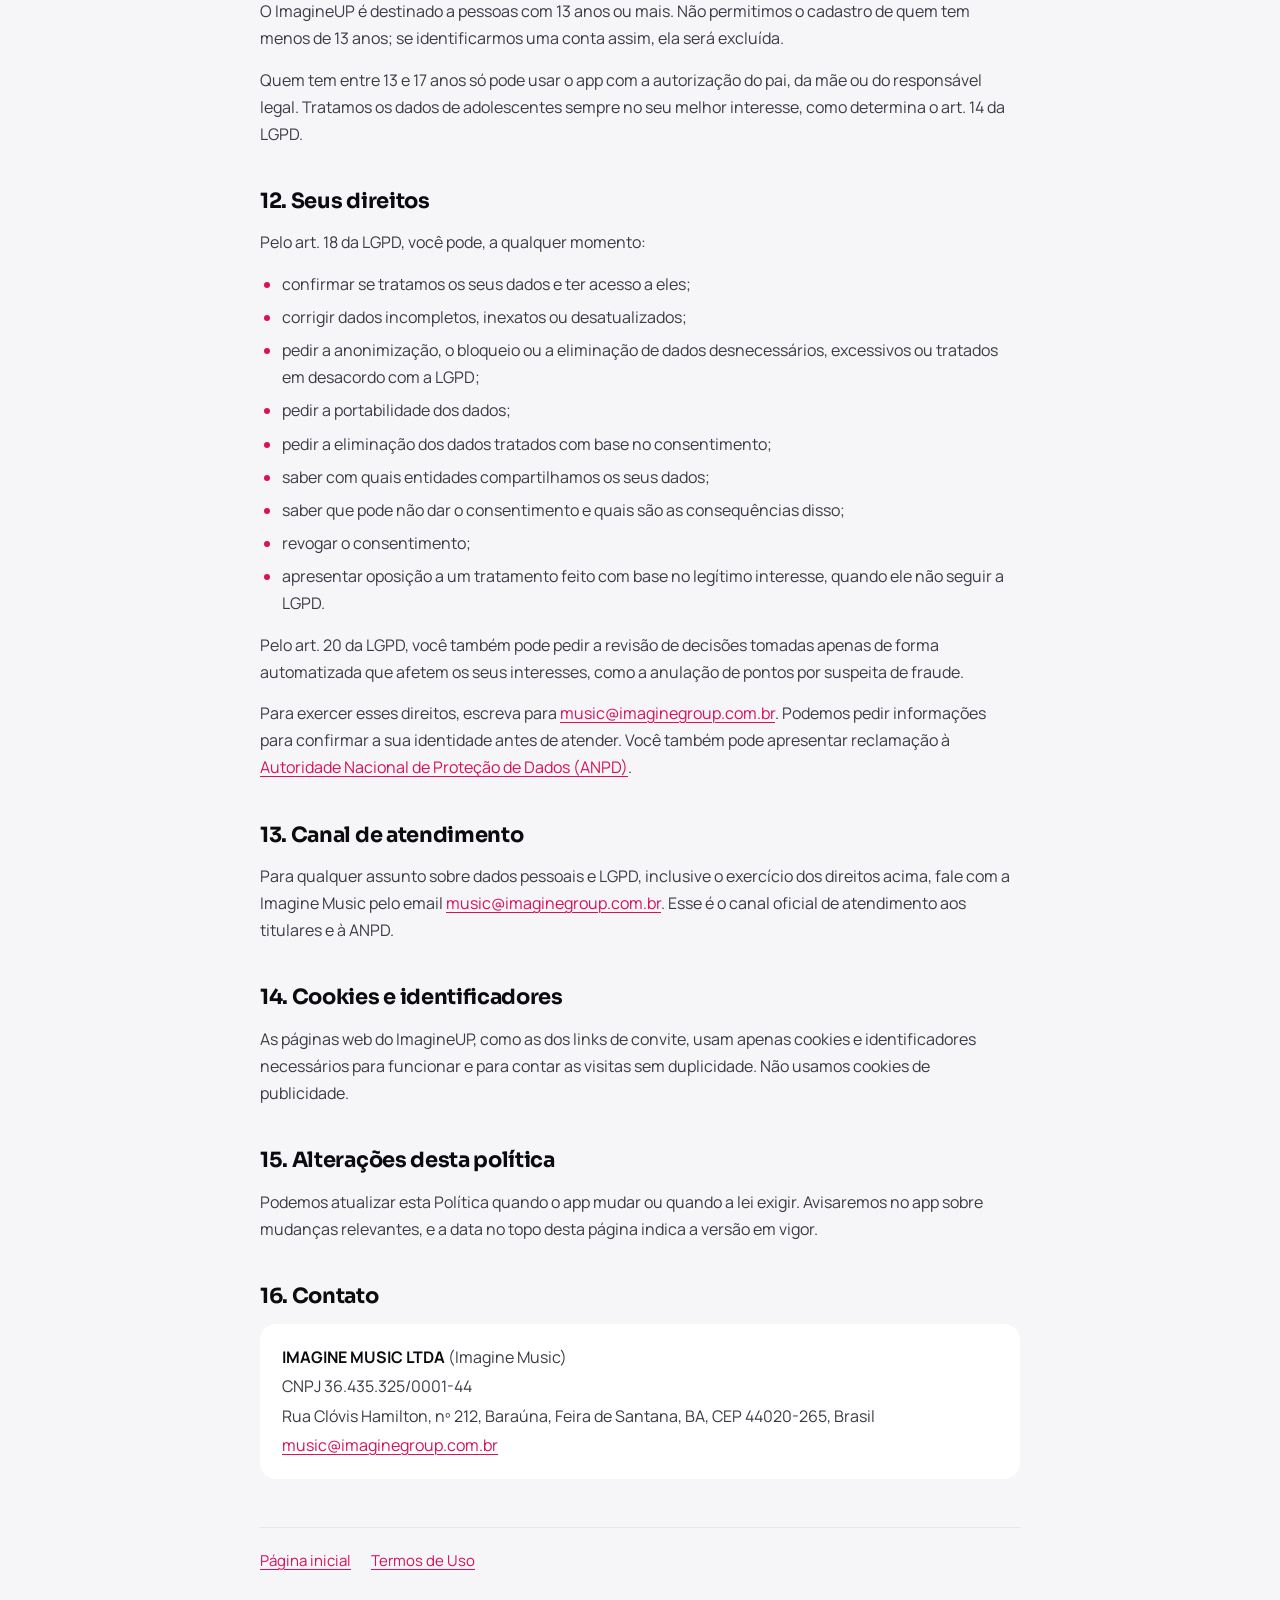
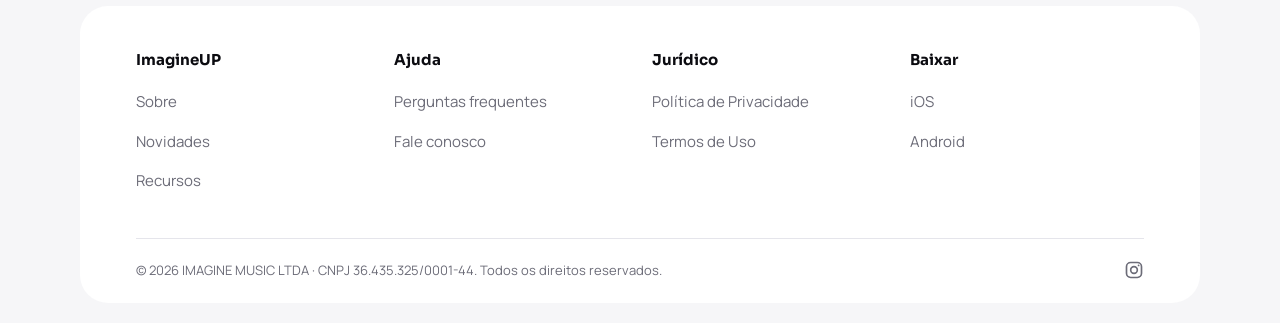
<file: site/privacidade/index.html>
<!doctype html>
<html lang="pt-BR">
<head>
  <meta charset="utf-8">
  <meta name="viewport" content="width=device-width, initial-scale=1">
  <title>Política de Privacidade · ImagineUP</title>
  <meta name="description" content="Como o ImagineUP, app de fãs dos artistas da Imagine Music, trata os dados pessoais, conforme a LGPD.">
  <meta name="theme-color" content="#F6F6F8">
  <link rel="icon" href="../assets/favicon.png" type="image/png" sizes="96x96">
  <link rel="apple-touch-icon" href="../apple-touch-icon.png">
  <link rel="manifest" href="../manifest.webmanifest">
  <meta property="og:type" content="website">
  <meta property="og:site_name" content="ImagineUP">
  <meta property="og:locale" content="pt_BR">
  <meta property="og:title" content="Política de Privacidade · ImagineUP">
  <meta property="og:description" content="Como o ImagineUP, app de fãs dos artistas da Imagine Music, trata os dados pessoais, conforme a LGPD.">
  <meta property="og:image" content="https://imagineup-painel.vercel.app/assets/compartilhar.jpg">
  <meta property="og:image:width" content="1200">
  <meta property="og:image:height" content="630">
  <meta property="og:image:alt" content="Seu fandom vale pontos: três celulares com telas do app ImagineUP">
  <meta name="twitter:card" content="summary_large_image">
  <link rel="preload" href="../assets/fontes/manrope.woff2" as="font" type="font/woff2" crossorigin>
  <link rel="preload" href="../assets/fontes/sora.woff2" as="font" type="font/woff2" crossorigin>
  <link rel="stylesheet" href="../assets/site.css">
</head>
<body>
  <a class="skip-link" href="#conteudo">Pular para o conteúdo</a>

  <header class="site-header">
    <div class="wrap wrap--wide site-header-inner">
      <a class="lockup" href="../" aria-label="ImagineUP, página inicial">
        <img src="../assets/imagine-logo-225.png" alt="" width="75" height="17">
        <span>UP</span>
      </a>
      <nav class="site-nav" aria-label="Principal">
        <a href="../#funcionalidades">Funcionalidades</a>
        <a href="../privacidade/" aria-current="page">Privacidade</a>
        <a href="../termos/">Termos</a>
      </nav>
      <a class="btn btn--sm site-cta" href="../#baixar">Baixar o app</a>
    </div>
  </header>

  <main id="conteudo" class="wrap">
    <article class="doc">
      <h1>Política de Privacidade</h1>
      <p class="updated">Última atualização: 23 de setembro de 2026</p>

      <p class="intro">O ImagineUP é o app oficial de fãs dos artistas da Imagine Music. Ele é operado pela <strong>IMAGINE MUSIC LTDA</strong> (Imagine Music, “nós”), inscrita no CNPJ&nbsp;36.435.325/0001-44, com sede na Rua Clóvis Hamilton, nº 212, Baraúna, Feira de Santana, BA, CEP&nbsp;44020-265, Brasil.</p>
      <p>Esta Política explica, nos termos da Lei Geral de Proteção de Dados (Lei nº 13.709/2018, a LGPD), quais dados pessoais o ImagineUP trata, para quê, com quem compartilhamos e como você exerce os seus direitos. Ela vale para quem usa o app e para quem abre um link de convite do ImagineUP.</p>

      <aside class="summary" aria-labelledby="resumo">
        <h2 id="resumo">Em resumo</h2>
        <ul>
          <li>Usamos seus dados para o app funcionar: sua conta, seus pontos, o ranking e as recompensas.</li>
          <li>Seu nome de exibição, sua foto, sua cidade, seu nível e seus pontos aparecem para outros fãs.</li>
          <li>Não vendemos seus dados e não os usamos para publicidade.</li>
          <li>Você pode excluir sua conta pelo app quando quiser.</li>
        </ul>
      </aside>

      <nav class="toc" aria-labelledby="indice">
        <h2 id="indice">Nesta política</h2>
        <ol>
          <li><a href="#controlador">Quem cuida dos seus dados</a></li>
          <li><a href="#dados">Quais dados tratamos</a></li>
          <li><a href="#finalidades">Para que usamos os dados</a></li>
          <li><a href="#bases-legais">Bases legais</a></li>
          <li><a href="#visibilidade">O que outras pessoas veem</a></li>
          <li><a href="#compartilhamento">Com quem compartilhamos</a></li>
          <li><a href="#transferencia">Transferência internacional</a></li>
          <li><a href="#retencao">Por quanto tempo guardamos</a></li>
          <li><a href="#exclusao">Como excluir sua conta</a></li>
          <li><a href="#seguranca">Segurança</a></li>
          <li><a href="#menores">Crianças e adolescentes</a></li>
          <li><a href="#direitos">Seus direitos</a></li>
          <li><a href="#atendimento">Canal de atendimento</a></li>
          <li><a href="#cookies">Cookies e identificadores</a></li>
          <li><a href="#alteracoes">Alterações desta política</a></li>
          <li><a href="#contato">Contato</a></li>
        </ol>
      </nav>

      <section id="controlador">
        <h2>1. Quem cuida dos seus dados</h2>
        <p>A Imagine Music é a controladora dos dados pessoais tratados no ImagineUP, ou seja, é quem decide como e para que eles são usados. Os provedores de tecnologia citados na seção 6 atuam como operadores, tratando dados em nosso nome e seguindo nossas instruções.</p>
      </section>

      <section id="dados">
        <h2>2. Quais dados tratamos</h2>

        <h3>Dados que você informa</h3>
        <ul>
          <li><strong>Cadastro:</strong> nome, email, senha e nome de exibição. A senha fica guardada de forma criptografada pelo serviço de autenticação, e nós não temos acesso a ela.</li>
          <li><strong>Data de nascimento:</strong> para confirmar a idade mínima de uso.</li>
          <li><strong>Perfil:</strong> foto de perfil e cidade, se você informar, e os artistas que você escolhe acompanhar.</li>
          <li><strong>Resgate de recompensas:</strong> quando uma recompensa exige entrega ou contato, pedimos os dados necessários para isso, como nome completo, telefone e endereço.</li>
          <li><strong>Conteúdos e denúncias:</strong> o que você publica ou envia no app, como denúncias e, quando o recurso existir, publicações e comentários.</li>
          <li><strong>Atendimento:</strong> as mensagens que você nos envia.</li>
        </ul>

        <h3>Dados gerados pelo uso do app</h3>
        <ul>
          <li>Pontos, extrato de pontos, nível, conquistas, missões concluídas e posição nos rankings.</li>
          <li>Seu link de convite, as visitas que ele recebeu e as pessoas que se cadastraram por ele.</li>
          <li>Resgates solicitados e o andamento de cada um.</li>
          <li>Dados técnicos: modelo e sistema do aparelho, versão do app, identificadores do app, endereço IP, data e hora de acesso e registros de erros.</li>
        </ul>

        <h3>Dados de quem visita um link de convite</h3>
        <p>Quando alguém abre um link de convite do ImagineUP, registramos data e hora, endereço IP e informações do navegador ou do aparelho. Usamos esses dados para contar cada visita uma única vez, atribuir os pontos a quem convidou e impedir fraudes.</p>

        <h3>Login com Apple ou Google</h3>
        <p>Se você entrar com a sua conta Apple ou Google, recebemos dessas empresas o nome e o email da conta. Na Apple, você pode escolher ocultar o seu email; nesse caso, recebemos um endereço de encaminhamento criado pela Apple.</p>

        <p>Não coletamos a sua localização precisa, não acessamos a sua lista de contatos e não acessamos as suas redes sociais.</p>
      </section>

      <section id="finalidades">
        <h2>3. Para que usamos os dados</h2>
        <ul>
          <li>Criar e manter a sua conta e mostrar o seu perfil.</li>
          <li>Registrar pontos, missões, níveis, conquistas e rankings.</li>
          <li>Atribuir pontos pelos convites: visitas ao seu link e cadastros feitos por ele.</li>
          <li>Processar resgates e entregar recompensas.</li>
          <li>Mostrar as centrais dos artistas, o mural, a agenda de shows e os demais conteúdos do app.</li>
          <li>Garantir a segurança, prevenir fraudes e abusos e aplicar os Termos de Uso, inclusive anulando pontos obtidos de forma irregular.</li>
          <li>Moderar conteúdos e analisar denúncias.</li>
          <li>Enviar comunicações sobre a sua conta, como confirmação de email e redefinição de senha.</li>
          <li>Gerar métricas e relatórios, de preferência agregados, para a Imagine Music acompanhar o engajamento dos fãs e melhorar o app.</li>
          <li>Cumprir obrigações legais e atender pedidos de autoridades.</li>
        </ul>
        <p>Não vendemos os seus dados e não os usamos para publicidade de terceiros.</p>
      </section>

      <section id="bases-legais">
        <h2>4. Bases legais</h2>
        <p>Cada uso dos seus dados se apoia em uma base legal do art. 7º da LGPD:</p>
        <ul>
          <li><strong>Execução de contrato (art. 7º, V):</strong> conta, perfil, pontos, missões, ranking, convites, resgates e comunicações sobre a conta, que formam o próprio serviço descrito nos Termos de Uso.</li>
          <li><strong>Legítimo interesse (art. 7º, IX):</strong> segurança, prevenção a fraudes, moderação, registro das visitas aos links de convite e métricas para melhorar o app, sempre respeitando os seus direitos e as suas expectativas.</li>
          <li><strong>Cumprimento de obrigação legal (art. 7º, II):</strong> guarda dos registros de acesso exigida pelo Marco Civil da Internet (Lei nº 12.965/2014) e atendimento a ordens de autoridades.</li>
          <li><strong>Consentimento (art. 7º, I):</strong> quando pedirmos a sua autorização para algo específico. Você pode revogar essa autorização a qualquer momento.</li>
        </ul>
      </section>

      <section id="visibilidade">
        <h2>5. O que outras pessoas veem</h2>
        <p>No ImagineUP, o seu nome de exibição, a sua foto de perfil, a sua cidade, o seu nível, as suas conquistas, os seus pontos e a sua posição nos rankings podem ser vistos por outros fãs e pelos artistas. Escolha um nome de exibição que você não se importe em mostrar.</p>
        <p>O seu email, a sua data de nascimento, os seus dados de entrega e o seu extrato de pontos não aparecem para outros usuários.</p>
      </section>

      <section id="compartilhamento">
        <h2>6. Com quem compartilhamos</h2>
        <p>Compartilhamos dados apenas quando é necessário:</p>
        <ul>
          <li><strong>Google Firebase e Google Cloud:</strong> autenticação, banco de dados, armazenamento de arquivos e funções no servidor.</li>
          <li><strong>Apple e Google:</strong> distribuição do app nas lojas e, se você usar, login com Apple ou Google.</li>
          <li><strong>Provedores de hospedagem:</strong> para o site e as páginas dos links de convite.</li>
          <li><strong>Entrega de recompensas:</strong> empresas de entrega ou parceiros responsáveis por uma recompensa, só com os dados necessários para a entrega.</li>
          <li><strong>Autoridades públicas:</strong> quando exigido por lei ou por ordem judicial.</li>
        </ul>
        <p>A equipe da Imagine Music acessa os dados pelo painel administrativo, com permissões de acordo com a função de cada pessoa, para operar o app, moderar conteúdos e analisar resgates. Não vendemos nem alugamos os seus dados.</p>
      </section>

      <section id="transferencia">
        <h2>7. Transferência internacional</h2>
        <p>Alguns provedores, como o Google, podem armazenar e processar dados em servidores fora do Brasil, por exemplo nos Estados Unidos. Essas transferências seguem o art. 33 da LGPD e as garantias contratuais e técnicas adotadas por esses provedores.</p>
      </section>

      <section id="retencao">
        <h2>8. Por quanto tempo guardamos</h2>
        <p>Enquanto a sua conta existir, guardamos os dados necessários para o funcionamento do app. Quando você exclui a conta, eliminamos ou anonimizamos os seus dados pessoais em até 30 dias, com duas exceções:</p>
        <ul>
          <li>os registros de acesso (data, hora e endereço IP), que guardamos por 6 meses, como exige o art. 15 do Marco Civil da Internet;</li>
          <li>os dados necessários para cumprir obrigações legais, exercer direitos em processos ou comprovar resgates já feitos, pelo prazo que a lei permitir.</li>
        </ul>
        <p>Os registros de visitas aos links de convite ficam guardados pelo tempo necessário para apurar pontos e fraudes e depois são eliminados ou anonimizados. Métricas agregadas e anonimizadas podem ser mantidas, porque não identificam ninguém.</p>
      </section>

      <section id="exclusao">
        <h2>9. Como excluir sua conta</h2>
        <p>Você pode excluir a sua conta a qualquer momento pelo app, em Configurações, na opção Excluir conta. Se não conseguir acessar o app, peça a exclusão pelo email <a href="mailto:music@imaginegroup.com.br">music@imaginegroup.com.br</a>, enviando a mensagem do email cadastrado.</p>
        <p>Ao excluir a conta, os seus pontos, o seu nível e o seu histórico no ranking deixam de existir e não podem ser recuperados.</p>
      </section>

      <section id="seguranca">
        <h2>10. Segurança</h2>
        <p>Adotamos medidas técnicas e administrativas para proteger os seus dados: conexão criptografada, regras de acesso no banco de dados, pontos e ranking calculados no servidor e acesso da equipe limitado de acordo com a função de cada pessoa.</p>
        <p>Nenhum sistema é totalmente imune a falhas. Em caso de incidente de segurança que possa gerar risco ou dano relevante, comunicaremos os titulares afetados e a Autoridade Nacional de Proteção de Dados (ANPD), como prevê o art. 48 da LGPD.</p>
      </section>

      <section id="menores">
        <h2>11. Crianças e adolescentes</h2>
        <p>O ImagineUP é destinado a pessoas com 13 anos ou mais. Não permitimos o cadastro de quem tem menos de 13 anos; se identificarmos uma conta assim, ela será excluída.</p>
        <p>Quem tem entre 13 e 17 anos só pode usar o app com a autorização do pai, da mãe ou do responsável legal. Tratamos os dados de adolescentes sempre no seu melhor interesse, como determina o art. 14 da LGPD.</p>
      </section>

      <section id="direitos">
        <h2>12. Seus direitos</h2>
        <p>Pelo art. 18 da LGPD, você pode, a qualquer momento:</p>
        <ul>
          <li>confirmar se tratamos os seus dados e ter acesso a eles;</li>
          <li>corrigir dados incompletos, inexatos ou desatualizados;</li>
          <li>pedir a anonimização, o bloqueio ou a eliminação de dados desnecessários, excessivos ou tratados em desacordo com a LGPD;</li>
          <li>pedir a portabilidade dos dados;</li>
          <li>pedir a eliminação dos dados tratados com base no consentimento;</li>
          <li>saber com quais entidades compartilhamos os seus dados;</li>
          <li>saber que pode não dar o consentimento e quais são as consequências disso;</li>
          <li>revogar o consentimento;</li>
          <li>apresentar oposição a um tratamento feito com base no legítimo interesse, quando ele não seguir a LGPD.</li>
        </ul>
        <p>Pelo art. 20 da LGPD, você também pode pedir a revisão de decisões tomadas apenas de forma automatizada que afetem os seus interesses, como a anulação de pontos por suspeita de fraude.</p>
        <p>Para exercer esses direitos, escreva para <a href="mailto:music@imaginegroup.com.br">music@imaginegroup.com.br</a>. Podemos pedir informações para confirmar a sua identidade antes de atender. Você também pode apresentar reclamação à <a href="https://www.gov.br/anpd" target="_blank" rel="noopener noreferrer">Autoridade Nacional de Proteção de Dados (ANPD)</a>.</p>
      </section>

      <section id="atendimento">
        <h2>13. Canal de atendimento</h2>
        <p>Para qualquer assunto sobre dados pessoais e LGPD, inclusive o exercício dos direitos acima, fale com a Imagine Music pelo email <a href="mailto:music@imaginegroup.com.br">music@imaginegroup.com.br</a>. Esse é o canal oficial de atendimento aos titulares e à ANPD.</p>
      </section>

      <section id="cookies">
        <h2>14. Cookies e identificadores</h2>
        <p>As páginas web do ImagineUP, como as dos links de convite, usam apenas cookies e identificadores necessários para funcionar e para contar as visitas sem duplicidade. Não usamos cookies de publicidade.</p>
      </section>

      <section id="alteracoes">
        <h2>15. Alterações desta política</h2>
        <p>Podemos atualizar esta Política quando o app mudar ou quando a lei exigir. Avisaremos no app sobre mudanças relevantes, e a data no topo desta página indica a versão em vigor.</p>
      </section>

      <section id="contato">
        <h2>16. Contato</h2>
        <address class="company">
          <p><strong>IMAGINE MUSIC LTDA</strong> (Imagine Music)</p>
          <p>CNPJ&nbsp;36.435.325/0001-44</p>
          <p>Rua Clóvis Hamilton, nº 212, Baraúna, Feira de Santana, BA, CEP&nbsp;44020-265, Brasil</p>
          <p><a href="mailto:music@imaginegroup.com.br">music@imaginegroup.com.br</a></p>
        </address>
      </section>

      <nav class="doc-links" aria-label="Outras páginas">
        <a href="../">Página inicial</a>
        <a href="../termos/">Termos de Uso</a>
      </nav>
    </article>
  </main>

  <footer class="site-footer">
    <div class="footer-card">
      <div class="footer-cols">
        <div>
          <h2>ImagineUP</h2>
          <ul>
            <li><a href="../sobre/">Sobre</a></li>
            <li><a href="../novidades/">Novidades</a></li>
            <li><a href="../recursos/">Recursos</a></li>
          </ul>
        </div>
        <div>
          <h2>Ajuda</h2>
          <ul>
            <li><a href="../faq/">Perguntas frequentes</a></li>
            <li><a href="../contato/">Fale conosco</a></li>
          </ul>
        </div>
        <div>
          <h2>Jurídico</h2>
          <ul>
            <li><a href="../privacidade/">Política de Privacidade</a></li>
            <li><a href="../termos/">Termos de Uso</a></li>
          </ul>
        </div>
        <div>
          <h2>Baixar</h2>
          <!-- trocar pelos links das lojas quando o app for publicado -->
          <ul>
            <li><a href="../#baixar">iOS</a></li>
            <li><a href="../#baixar">Android</a></li>
          </ul>
        </div>
      </div>
      <div class="footer-bottom">
        <p>© 2026 IMAGINE MUSIC LTDA&nbsp;· CNPJ&nbsp;36.435.325/0001-44. Todos os direitos reservados.</p>
        <!-- por enquanto só o Instagram; incluir os demais perfis da Imagine Music quando forem confirmados -->
        <ul class="social" aria-label="Redes sociais">
          <li><a href="https://www.instagram.com/imaginefilmes/" target="_blank" rel="noopener noreferrer" aria-label="Instagram da Imagine Music"><svg viewBox="0 0 24 24" fill="none" stroke="currentColor" stroke-width="2" aria-hidden="true"><rect x="3" y="3" width="18" height="18" rx="5"/><circle cx="12" cy="12" r="4"/><circle cx="17.5" cy="6.5" r="1.1" fill="currentColor" stroke="none"/></svg></a></li>
        </ul>
      </div>
    </div>
  </footer>
</body>
</html>
</file>
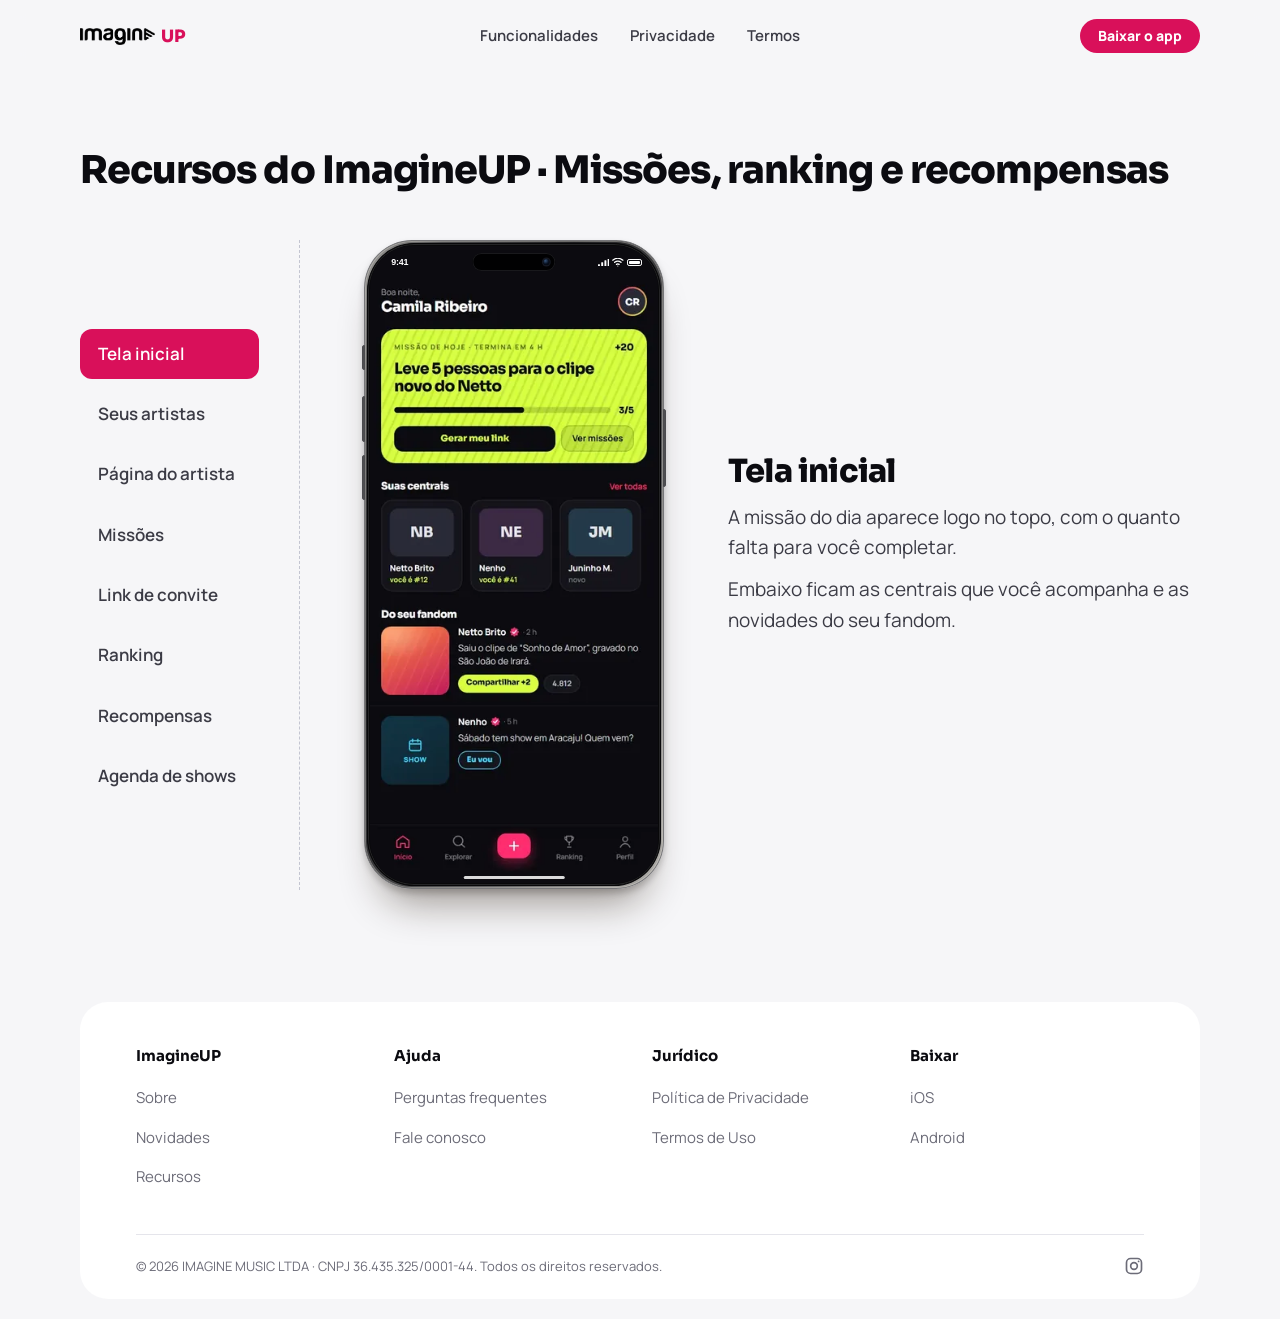
<file: site/recursos/index.html>
<!doctype html>
<html lang="pt-BR">
<head>
  <meta charset="utf-8">
  <meta name="viewport" content="width=device-width, initial-scale=1">
  <title>Recursos do ImagineUP · Missões, ranking e recompensas</title>
  <meta name="description" content="Conheça os recursos do ImagineUP: missões, link de convite, ranking, recompensas, agenda de shows e a central de cada artista da Imagine Music.">
  <meta name="theme-color" content="#F6F6F8">
  <link rel="icon" href="../assets/favicon.png" type="image/png" sizes="96x96">
  <link rel="apple-touch-icon" href="../apple-touch-icon.png">
  <link rel="manifest" href="../manifest.webmanifest">
  <meta property="og:type" content="website">
  <meta property="og:site_name" content="ImagineUP">
  <meta property="og:locale" content="pt_BR">
  <meta property="og:title" content="Recursos do ImagineUP · Missões, ranking e recompensas">
  <meta property="og:description" content="Conheça os recursos do ImagineUP: missões, link de convite, ranking, recompensas, agenda de shows e a central de cada artista da Imagine Music.">
  <meta property="og:image" content="https://imagineup-painel.vercel.app/assets/compartilhar.jpg">
  <meta property="og:image:width" content="1200">
  <meta property="og:image:height" content="630">
  <meta property="og:image:alt" content="Seu fandom vale pontos: três celulares com telas do app ImagineUP">
  <meta name="twitter:card" content="summary_large_image">
  <link rel="preload" href="../assets/fontes/manrope.woff2" as="font" type="font/woff2" crossorigin>
  <link rel="preload" href="../assets/fontes/sora.woff2" as="font" type="font/woff2" crossorigin>
  <link rel="stylesheet" href="../assets/site.css">
</head>
<body>
  <a class="skip-link" href="#conteudo">Pular para o conteúdo</a>

  <header class="site-header">
    <div class="wrap wrap--wide site-header-inner">
      <a class="lockup" href="../" aria-label="ImagineUP, página inicial">
        <img src="../assets/imagine-logo-225.png" alt="" width="75" height="17">
        <span>UP</span>
      </a>
      <nav class="site-nav" aria-label="Principal">
        <a href="../#funcionalidades">Funcionalidades</a>
        <a href="../privacidade/">Privacidade</a>
        <a href="../termos/">Termos</a>
      </nav>
      <a class="btn btn--sm site-cta" href="../#baixar">Baixar o app</a>
    </div>
  </header>

  <main id="conteudo" class="recursos">
    <div class="wrap wrap--wide">
      <h1 class="recursos-titulo">Recursos do ImagineUP&nbsp;· Missões, ranking e recompensas</h1>

      <div class="recursos-grade">
        <!-- cada recurso é uma aba; o script troca a tela do celular e o texto -->
        <div class="recursos-menu" role="tablist" aria-label="Recursos do ImagineUP" aria-orientation="vertical">
          <button class="recursos-aba" type="button" role="tab" id="aba-inicio" aria-controls="painel-inicio" aria-selected="true" data-recurso="inicio">Tela inicial</button>
          <button class="recursos-aba" type="button" role="tab" id="aba-artistas" aria-controls="painel-artistas" aria-selected="false" tabindex="-1" data-recurso="artistas">Seus artistas</button>
          <button class="recursos-aba" type="button" role="tab" id="aba-artista" aria-controls="painel-artista" aria-selected="false" tabindex="-1" data-recurso="artista">Página do artista</button>
          <button class="recursos-aba" type="button" role="tab" id="aba-missoes" aria-controls="painel-missoes" aria-selected="false" tabindex="-1" data-recurso="missoes">Missões</button>
          <button class="recursos-aba" type="button" role="tab" id="aba-convite" aria-controls="painel-convite" aria-selected="false" tabindex="-1" data-recurso="convite">Link de convite</button>
          <button class="recursos-aba" type="button" role="tab" id="aba-ranking" aria-controls="painel-ranking" aria-selected="false" tabindex="-1" data-recurso="ranking">Ranking</button>
          <button class="recursos-aba" type="button" role="tab" id="aba-recompensas" aria-controls="painel-recompensas" aria-selected="false" tabindex="-1" data-recurso="recompensas">Recompensas</button>
          <button class="recursos-aba" type="button" role="tab" id="aba-agenda" aria-controls="painel-agenda" aria-selected="false" tabindex="-1" data-recurso="agenda">Agenda de shows</button>
        </div>

        <div class="recursos-celular">
          <figure class="iphone">
            <span class="iphone-botao iphone-acao" aria-hidden="true"></span>
            <span class="iphone-botao iphone-volume-mais" aria-hidden="true"></span>
            <span class="iphone-botao iphone-volume-menos" aria-hidden="true"></span>
            <span class="iphone-botao iphone-ligar" aria-hidden="true"></span>
            <div class="iphone-tela">
              <img src="../assets/telas/1b.webp" srcset="../assets/telas/1b-360.webp 360w, ../assets/telas/1b-480.webp 480w, ../assets/telas/1b.webp 603w" sizes="(min-width: 960px) 289px, (min-width: 468px) 280px, (min-width: 355px) 60vw, 212px" width="603" height="1311" fetchpriority="high" data-recurso="inicio" data-estado="ativo" alt="Tela inicial do ImagineUP com a missão do dia e as centrais que o fã acompanha">
              <img src="../assets/telas/1l.webp" srcset="../assets/telas/1l-360.webp 360w, ../assets/telas/1l-480.webp 480w, ../assets/telas/1l.webp 603w" sizes="(min-width: 960px) 289px, (min-width: 468px) 280px, (min-width: 355px) 60vw, 212px" width="603" height="1311" decoding="async" data-recurso="artistas" aria-hidden="true" alt="Tela de escolha dos artistas que o fã quer acompanhar">
              <img src="../assets/telas/1d.webp" srcset="../assets/telas/1d-360.webp 360w, ../assets/telas/1d-480.webp 480w, ../assets/telas/1d.webp 603w" sizes="(min-width: 960px) 289px, (min-width: 468px) 280px, (min-width: 355px) 60vw, 212px" width="603" height="1311" decoding="async" data-recurso="artista" aria-hidden="true" alt="Página do artista no ImagineUP, com capa, top fãs da semana e mural">
              <img src="../assets/telas/1g.webp" srcset="../assets/telas/1g-360.webp 360w, ../assets/telas/1g-480.webp 480w, ../assets/telas/1g.webp 603w" sizes="(min-width: 960px) 289px, (min-width: 468px) 280px, (min-width: 355px) 60vw, 212px" width="603" height="1311" decoding="async" data-recurso="missoes" aria-hidden="true" alt="Lista de missões do dia e da semana, com os pontos de cada uma">
              <img src="../assets/telas/1e.webp" srcset="../assets/telas/1e-360.webp 360w, ../assets/telas/1e-480.webp 480w, ../assets/telas/1e.webp 603w" sizes="(min-width: 960px) 289px, (min-width: 468px) 280px, (min-width: 355px) 60vw, 212px" width="603" height="1311" decoding="async" data-recurso="convite" aria-hidden="true" alt="Perfil do fã com pontos, links criados e pessoas trazidas">
              <img src="../assets/telas/1f.webp" srcset="../assets/telas/1f-360.webp 360w, ../assets/telas/1f-480.webp 480w, ../assets/telas/1f.webp 603w" sizes="(min-width: 960px) 289px, (min-width: 468px) 280px, (min-width: 355px) 60vw, 212px" width="603" height="1311" decoding="async" data-recurso="ranking" aria-hidden="true" alt="Ranking da temporada com pódio e a posição do fã">
              <img src="../assets/telas/1h.webp" srcset="../assets/telas/1h-360.webp 360w, ../assets/telas/1h-480.webp 480w, ../assets/telas/1h.webp 603w" sizes="(min-width: 960px) 289px, (min-width: 468px) 280px, (min-width: 355px) 60vw, 212px" width="603" height="1311" decoding="async" data-recurso="recompensas" aria-hidden="true" alt="Loja de recompensas com itens para resgatar com pontos">
              <img src="../assets/telas/1m.webp" srcset="../assets/telas/1m-360.webp 360w, ../assets/telas/1m-480.webp 480w, ../assets/telas/1m.webp 603w" sizes="(min-width: 960px) 289px, (min-width: 468px) 280px, (min-width: 355px) 60vw, 212px" width="603" height="1311" decoding="async" data-recurso="agenda" aria-hidden="true" alt="Agenda de shows dos artistas, com botão para confirmar presença">
              <div class="iphone-status" aria-hidden="true"><b>9:41</b><span class="iphone-icones"><svg viewBox="0 0 18 12" fill="currentColor"><rect y="8" width="3" height="4" rx=".6"/><rect x="5" y="5" width="3" height="7" rx=".6"/><rect x="10" y="2" width="3" height="10" rx=".6"/><rect x="15" width="3" height="12" rx=".6"/></svg><svg viewBox="0 0 16 12" fill="none" stroke="currentColor" stroke-width="1.8" stroke-linecap="round"><path d="M1 3a11 11 0 0 1 14 0M3.6 6a7 7 0 0 1 8.8 0M6.2 8.8a3 3 0 0 1 3.6 0"/><circle cx="8" cy="11" r=".7" fill="currentColor" stroke="none"/></svg><i></i></span></div>
              <div class="iphone-ilha" aria-hidden="true"></div>
              <div class="iphone-gesto" aria-hidden="true"></div>
            </div>
          </figure>
        </div>

        <div class="recursos-textos">
          <section class="recursos-painel" role="tabpanel" id="painel-inicio" aria-labelledby="aba-inicio" tabindex="0" data-recurso="inicio" data-estado="ativo">
            <h2>Tela inicial</h2>
            <p>A missão do dia aparece logo no topo, com o quanto falta para você completar.</p>
            <p>Embaixo ficam as centrais que você acompanha e as novidades do seu fandom.</p>
          </section>
          <section class="recursos-painel" role="tabpanel" id="painel-artistas" aria-labelledby="aba-artistas" tabindex="0" data-recurso="artistas">
            <h2>Seus artistas</h2>
            <p>No primeiro acesso, você escolhe os artistas da Imagine Music que quer acompanhar.</p>
            <p>São eles que montam o seu feed, e cada um tem a sua central.</p>
          </section>
          <section class="recursos-painel" role="tabpanel" id="painel-artista" aria-labelledby="aba-artista" tabindex="0" data-recurso="artista">
            <h2>Página do artista</h2>
            <p>Capa, números da central, mural com as novidades, agenda e os top fãs da semana.</p>
            <p>É por ali que você entra na central e começa a pontuar pelo seu artista.</p>
          </section>
          <section class="recursos-painel" role="tabpanel" id="painel-missoes" aria-labelledby="aba-missoes" tabindex="0" data-recurso="missoes">
            <h2>Missões</h2>
            <p>Missões do dia, da semana e de eventos mostram o que fazer para fortalecer o seu artista.</p>
            <p>Cada missão cumprida vale pontos, e você acompanha quanto falta para completar cada uma.</p>
          </section>
          <section class="recursos-painel" role="tabpanel" id="painel-convite" aria-labelledby="aba-convite" tabindex="0" data-recurso="convite">
            <h2>Link de convite</h2>
            <p>Cada fã tem um link pessoal. Quando alguém abre o seu link, você ganha pontos, e ganha mais quando a pessoa se cadastra.</p>
            <p>No seu perfil você vê quantos links criou e quantas pessoas já trouxe para o fandom.</p>
          </section>
          <section class="recursos-painel" role="tabpanel" id="painel-ranking" aria-labelledby="aba-ranking" tabindex="0" data-recurso="ranking">
            <h2>Ranking</h2>
            <p>Veja o pódio da temporada e a sua posição, no ranking geral e no de cada artista.</p>
            <p>Quanto mais você participa, mais perto do topo você fica.</p>
          </section>
          <section class="recursos-painel" role="tabpanel" id="painel-recompensas" aria-labelledby="aba-recompensas" tabindex="0" data-recurso="recompensas">
            <h2>Recompensas</h2>
            <p>Troque seus pontos por ingressos, encontros com os artistas, produtos oficiais e outras surpresas.</p>
            <p>Cada recompensa mostra quantos pontos custa e quanto falta para você chegar lá.</p>
          </section>
          <section class="recursos-painel" role="tabpanel" id="painel-agenda" aria-labelledby="aba-agenda" tabindex="0" data-recurso="agenda">
            <h2>Agenda de shows</h2>
            <p>A agenda reúne os shows e eventos dos seus artistas, mês a mês.</p>
            <p>Confirme presença e chame os amigos para ir junto.</p>
          </section>
        </div>
      </div>
    </div>
  </main>

  <footer class="site-footer">
    <div class="footer-card">
      <div class="footer-cols">
        <div>
          <h2>ImagineUP</h2>
          <ul>
            <li><a href="../sobre/">Sobre</a></li>
            <li><a href="../novidades/">Novidades</a></li>
            <li><a href="../recursos/">Recursos</a></li>
          </ul>
        </div>
        <div>
          <h2>Ajuda</h2>
          <ul>
            <li><a href="../faq/">Perguntas frequentes</a></li>
            <li><a href="../contato/">Fale conosco</a></li>
          </ul>
        </div>
        <div>
          <h2>Jurídico</h2>
          <ul>
            <li><a href="../privacidade/">Política de Privacidade</a></li>
            <li><a href="../termos/">Termos de Uso</a></li>
          </ul>
        </div>
        <div>
          <h2>Baixar</h2>
          <!-- trocar pelos links das lojas quando o app for publicado -->
          <ul>
            <li><a href="../#baixar">iOS</a></li>
            <li><a href="../#baixar">Android</a></li>
          </ul>
        </div>
      </div>
      <div class="footer-bottom">
        <p>© 2026 IMAGINE MUSIC LTDA&nbsp;· CNPJ&nbsp;36.435.325/0001-44. Todos os direitos reservados.</p>
        <!-- por enquanto só o Instagram; incluir os demais perfis da Imagine Music quando forem confirmados -->
        <ul class="social" aria-label="Redes sociais">
          <li><a href="https://www.instagram.com/imaginefilmes/" target="_blank" rel="noopener noreferrer" aria-label="Instagram da Imagine Music"><svg viewBox="0 0 24 24" fill="none" stroke="currentColor" stroke-width="2" aria-hidden="true"><rect x="3" y="3" width="18" height="18" rx="5"/><circle cx="12" cy="12" r="4"/><circle cx="17.5" cy="6.5" r="1.1" fill="currentColor" stroke="none"/></svg></a></li>
        </ul>
      </div>
    </div>
  </footer>

  <script>
    // Abas dos recursos: o menu troca a tela do celular e o texto ao lado.
    // Segue o padrão de abas do WAI-ARIA: setas e Home/End andam pelo menu,
    // e só a aba ativa entra na ordem do Tab. O endereço guarda o recurso
    // aberto (#missoes, #ranking...), para dar para mandar o link direto.
    (() => {
      const menu = document.querySelector('.recursos-menu');
      if (!menu) return;
      const abas = [...menu.querySelectorAll('[role="tab"]')];
      const paineis = [...document.querySelectorAll('.recursos-painel')];
      const telas = [...document.querySelectorAll('.recursos-celular img')];
      const estreito = window.matchMedia('(max-width: 959px)');

      function selecionar(recurso, { foco = false } = {}) {
        for (const aba of abas) {
          const ativa = aba.dataset.recurso === recurso;
          aba.setAttribute('aria-selected', String(ativa));
          aba.tabIndex = ativa ? 0 : -1;
          if (!ativa) continue;
          if (foco) aba.focus();
          // no celular o menu é uma fileira que rola para o lado
          if (estreito.matches) aba.scrollIntoView({ block: 'nearest', inline: 'center', behavior: 'smooth' });
        }
        for (const item of [...paineis, ...telas]) {
          item.dataset.estado = item.dataset.recurso === recurso ? 'ativo' : '';
        }
        for (const tela of telas) {
          if (tela.dataset.estado === 'ativo') tela.removeAttribute('aria-hidden');
          else tela.setAttribute('aria-hidden', 'true');
        }
        history.replaceState(null, '', `#${recurso}`);
      }

      for (const aba of abas) {
        aba.addEventListener('click', () => selecionar(aba.dataset.recurso));
      }

      menu.addEventListener('keydown', (evento) => {
        const atual = abas.findIndex((aba) => aba.getAttribute('aria-selected') === 'true');
        const destinos = {
          ArrowDown: atual + 1,
          ArrowRight: atual + 1,
          ArrowUp: atual - 1,
          ArrowLeft: atual - 1,
          Home: 0,
          End: abas.length - 1,
        };
        if (!(evento.key in destinos)) return;
        evento.preventDefault();
        const proxima = (destinos[evento.key] + abas.length) % abas.length;
        selecionar(abas[proxima].dataset.recurso, { foco: true });
      });

      function orientar() {
        menu.setAttribute('aria-orientation', estreito.matches ? 'horizontal' : 'vertical');
      }
      estreito.addEventListener('change', orientar);
      orientar();

      // abre o recurso do endereço ao carregar e quando só o # muda
      function abrirDoEndereco() {
        const pedido = decodeURIComponent(location.hash.slice(1));
        if (abas.some((aba) => aba.dataset.recurso === pedido)) selecionar(pedido);
      }
      window.addEventListener('hashchange', abrirDoEndereco);
      abrirDoEndereco();
    })();
  </script>
</body>
</html>
</file>
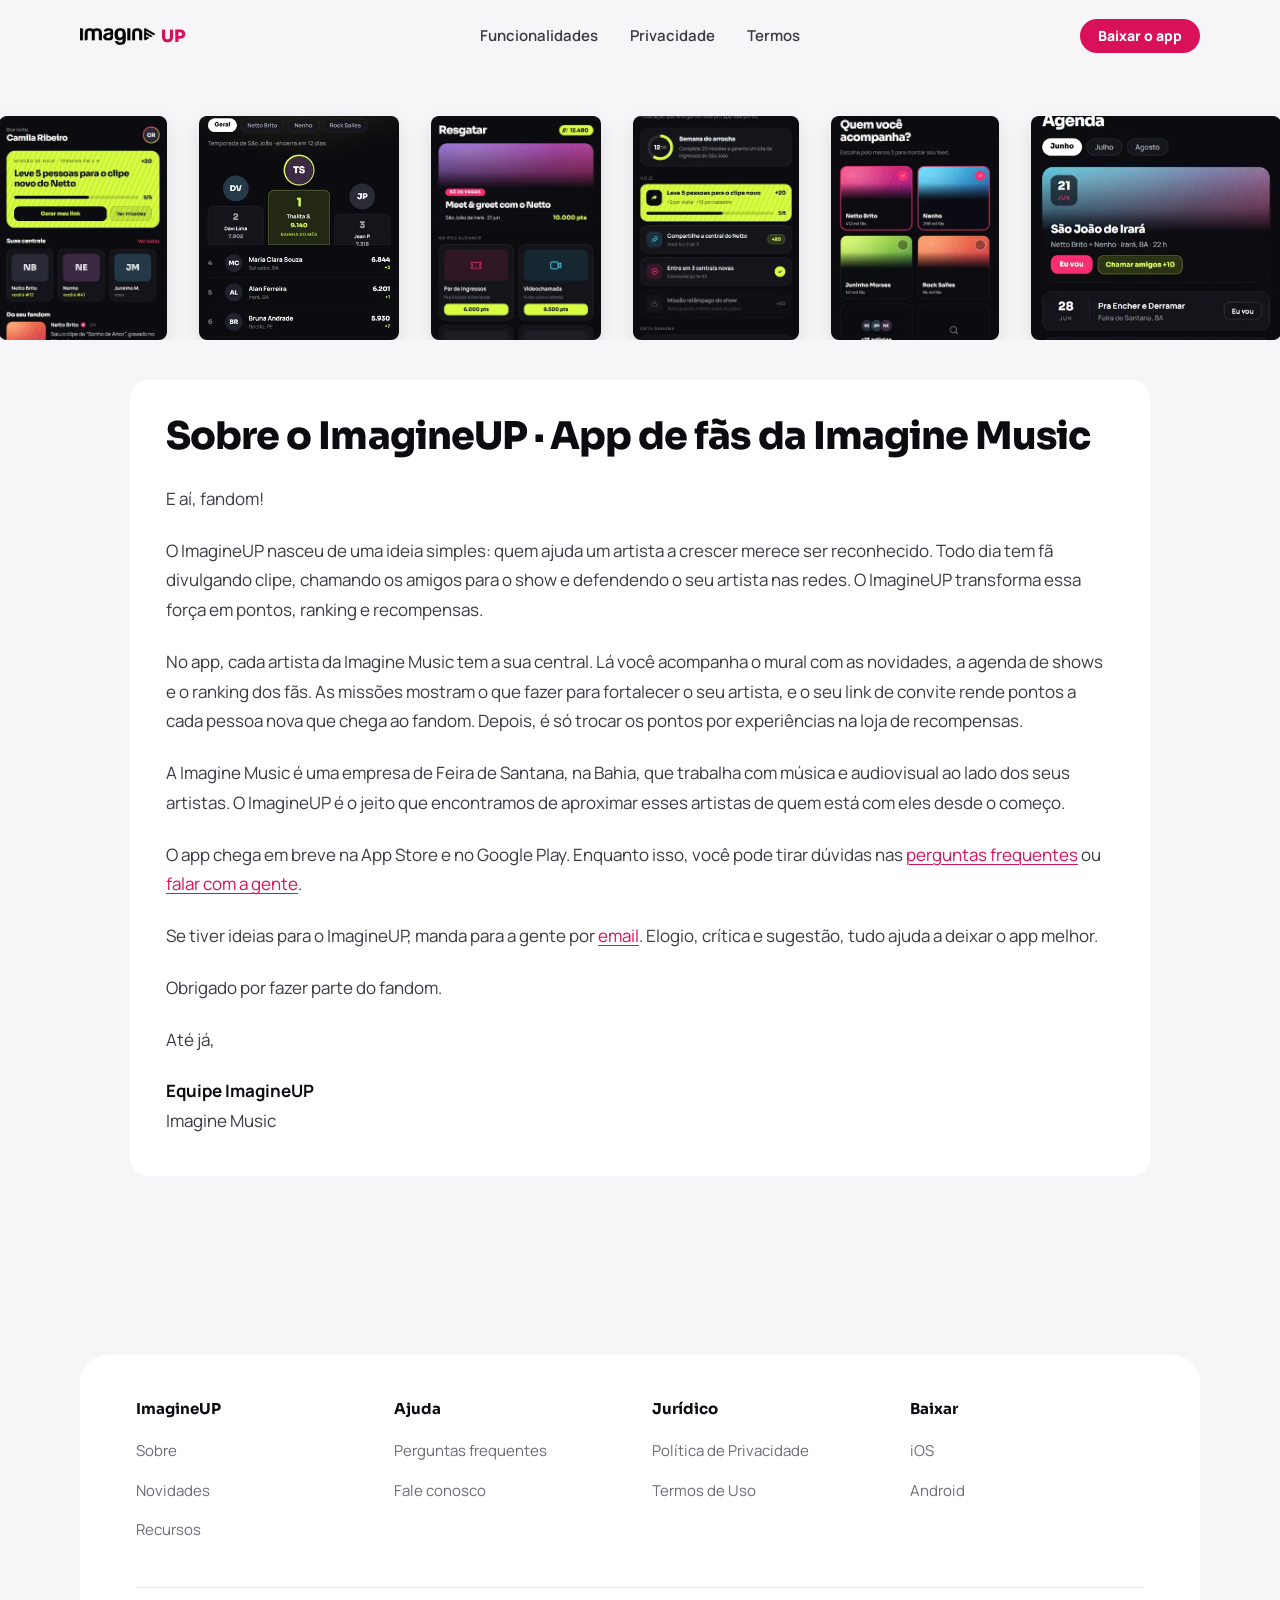
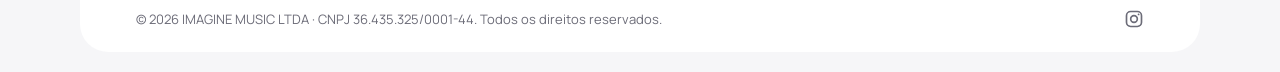
<file: site/sobre/index.html>
<!doctype html>
<html lang="pt-BR">
<head>
  <meta charset="utf-8">
  <meta name="viewport" content="width=device-width, initial-scale=1">
  <title>Sobre o ImagineUP · App de fãs da Imagine Music</title>
  <meta name="description" content="Por que o ImagineUP existe: o app que transforma a força dos fãs dos artistas da Imagine Music em pontos, ranking e recompensas.">
  <meta name="theme-color" content="#F6F6F8">
  <link rel="icon" href="../assets/favicon.png" type="image/png" sizes="96x96">
  <link rel="apple-touch-icon" href="../apple-touch-icon.png">
  <link rel="manifest" href="../manifest.webmanifest">
  <meta property="og:type" content="website">
  <meta property="og:site_name" content="ImagineUP">
  <meta property="og:locale" content="pt_BR">
  <meta property="og:title" content="Sobre o ImagineUP · App de fãs da Imagine Music">
  <meta property="og:description" content="Por que o ImagineUP existe: o app que transforma a força dos fãs dos artistas da Imagine Music em pontos, ranking e recompensas.">
  <meta property="og:image" content="https://imagineup-painel.vercel.app/assets/compartilhar.jpg">
  <meta property="og:image:width" content="1200">
  <meta property="og:image:height" content="630">
  <meta property="og:image:alt" content="Seu fandom vale pontos: três celulares com telas do app ImagineUP">
  <meta name="twitter:card" content="summary_large_image">
  <link rel="preload" href="../assets/fontes/manrope.woff2" as="font" type="font/woff2" crossorigin>
  <link rel="preload" href="../assets/fontes/sora.woff2" as="font" type="font/woff2" crossorigin>
  <link rel="stylesheet" href="../assets/site.css">
</head>
<body>
  <a class="skip-link" href="#conteudo">Pular para o conteúdo</a>

  <header class="site-header">
    <div class="wrap wrap--wide site-header-inner">
      <a class="lockup" href="../" aria-label="ImagineUP, página inicial">
        <img src="../assets/imagine-logo-225.png" alt="" width="75" height="17">
        <span>UP</span>
      </a>
      <nav class="site-nav" aria-label="Principal">
        <a href="../#funcionalidades">Funcionalidades</a>
        <a href="../privacidade/">Privacidade</a>
        <a href="../termos/">Termos</a>
      </nav>
      <a class="btn btn--sm site-cta" href="../#baixar">Baixar o app</a>
    </div>
  </header>

  <main id="conteudo">
    <!-- recortes das telas do app; trocar por fotos de shows e fãs quando houver -->
    <div class="about-strip" aria-hidden="true">
      <div class="about-strip-inner">
        <img src="../assets/telas/1d.webp" srcset="../assets/telas/1d-360.webp 360w, ../assets/telas/1d-480.webp 480w, ../assets/telas/1d.webp 603w" sizes="168px" alt="" style="--w: 168px; object-position: 50% 0%">
        <img src="../assets/telas/1b.webp" srcset="../assets/telas/1b-360.webp 360w, ../assets/telas/1b-480.webp 480w, ../assets/telas/1b.webp 603w" sizes="168px" alt="" style="--w: 168px; object-position: 50% 9%">
        <img src="../assets/telas/1f.webp" srcset="../assets/telas/1f-360.webp 360w, ../assets/telas/1f-480.webp 480w, ../assets/telas/1f.webp 603w" sizes="200px" alt="" style="--w: 200px; object-position: 50% 22%">
        <img src="../assets/telas/1h.webp" srcset="../assets/telas/1h-360.webp 360w, ../assets/telas/1h-480.webp 480w, ../assets/telas/1h.webp 603w" sizes="170px" alt="" style="--w: 170px; object-position: 50% 10%">
        <img src="../assets/telas/1g.webp" srcset="../assets/telas/1g-360.webp 360w, ../assets/telas/1g-480.webp 480w, ../assets/telas/1g.webp 603w" sizes="166px" alt="" style="--w: 166px; object-position: 50% 30%">
        <img src="../assets/telas/1l.webp" srcset="../assets/telas/1l-360.webp 360w, ../assets/telas/1l-480.webp 480w, ../assets/telas/1l.webp 603w" sizes="168px" alt="" style="--w: 168px; object-position: 50% 22%">
        <img src="../assets/telas/1m.webp" srcset="../assets/telas/1m-360.webp 360w, ../assets/telas/1m-480.webp 480w, ../assets/telas/1m.webp 603w" sizes="250px" alt="" style="--w: 250px; object-position: 50% 12%">
        <img src="../assets/telas/1e.webp" srcset="../assets/telas/1e-360.webp 360w, ../assets/telas/1e-480.webp 480w, ../assets/telas/1e.webp 603w" sizes="168px" alt="" style="--w: 168px; object-position: 50% 6%">
      </div>
    </div>

    <div class="wrap wrap--wide">
      <article class="page-card about-card">
        <h1>Sobre o ImagineUP&nbsp;· App de fãs da Imagine Music</h1>
        <p>E aí, fandom!</p>
        <p>O ImagineUP nasceu de uma ideia simples: quem ajuda um artista a crescer merece ser reconhecido. Todo dia tem fã divulgando clipe, chamando os amigos para o show e defendendo o seu artista nas redes. O ImagineUP transforma essa força em pontos, ranking e recompensas.</p>
        <p>No app, cada artista da Imagine Music tem a sua central. Lá você acompanha o mural com as novidades, a agenda de shows e o ranking dos fãs. As missões mostram o que fazer para fortalecer o seu artista, e o seu link de convite rende pontos a cada pessoa nova que chega ao fandom. Depois, é só trocar os pontos por experiências na loja de recompensas.</p>
        <p>A Imagine Music é uma empresa de Feira de Santana, na Bahia, que trabalha com música e audiovisual ao lado dos seus artistas. O ImagineUP é o jeito que encontramos de aproximar esses artistas de quem está com eles desde o começo.</p>
        <p>O app chega em breve na App Store e no Google Play. Enquanto isso, você pode tirar dúvidas nas <a href="../faq/">perguntas frequentes</a> ou <a href="../contato/">falar com a gente</a>.</p>
        <p>Se tiver ideias para o ImagineUP, manda para a gente por <a href="mailto:music@imaginegroup.com.br">email</a>. Elogio, crítica e sugestão, tudo ajuda a deixar o app melhor.</p>
        <p>Obrigado por fazer parte do fandom.</p>
        <p>Até já,</p>
        <p><strong>Equipe ImagineUP</strong><br>Imagine Music</p>
      </article>
    </div>
  </main>

  <footer class="site-footer">
    <div class="footer-card">
      <div class="footer-cols">
        <div>
          <h2>ImagineUP</h2>
          <ul>
            <li><a href="../sobre/">Sobre</a></li>
            <li><a href="../novidades/">Novidades</a></li>
            <li><a href="../recursos/">Recursos</a></li>
          </ul>
        </div>
        <div>
          <h2>Ajuda</h2>
          <ul>
            <li><a href="../faq/">Perguntas frequentes</a></li>
            <li><a href="../contato/">Fale conosco</a></li>
          </ul>
        </div>
        <div>
          <h2>Jurídico</h2>
          <ul>
            <li><a href="../privacidade/">Política de Privacidade</a></li>
            <li><a href="../termos/">Termos de Uso</a></li>
          </ul>
        </div>
        <div>
          <h2>Baixar</h2>
          <!-- trocar pelos links das lojas quando o app for publicado -->
          <ul>
            <li><a href="../#baixar">iOS</a></li>
            <li><a href="../#baixar">Android</a></li>
          </ul>
        </div>
      </div>
      <div class="footer-bottom">
        <p>© 2026 IMAGINE MUSIC LTDA&nbsp;· CNPJ&nbsp;36.435.325/0001-44. Todos os direitos reservados.</p>
        <!-- por enquanto só o Instagram; incluir os demais perfis da Imagine Music quando forem confirmados -->
        <ul class="social" aria-label="Redes sociais">
          <li><a href="https://www.instagram.com/imaginefilmes/" target="_blank" rel="noopener noreferrer" aria-label="Instagram da Imagine Music"><svg viewBox="0 0 24 24" fill="none" stroke="currentColor" stroke-width="2" aria-hidden="true"><rect x="3" y="3" width="18" height="18" rx="5"/><circle cx="12" cy="12" r="4"/><circle cx="17.5" cy="6.5" r="1.1" fill="currentColor" stroke="none"/></svg></a></li>
        </ul>
      </div>
    </div>
  </footer>
</body>
</html>
</file>
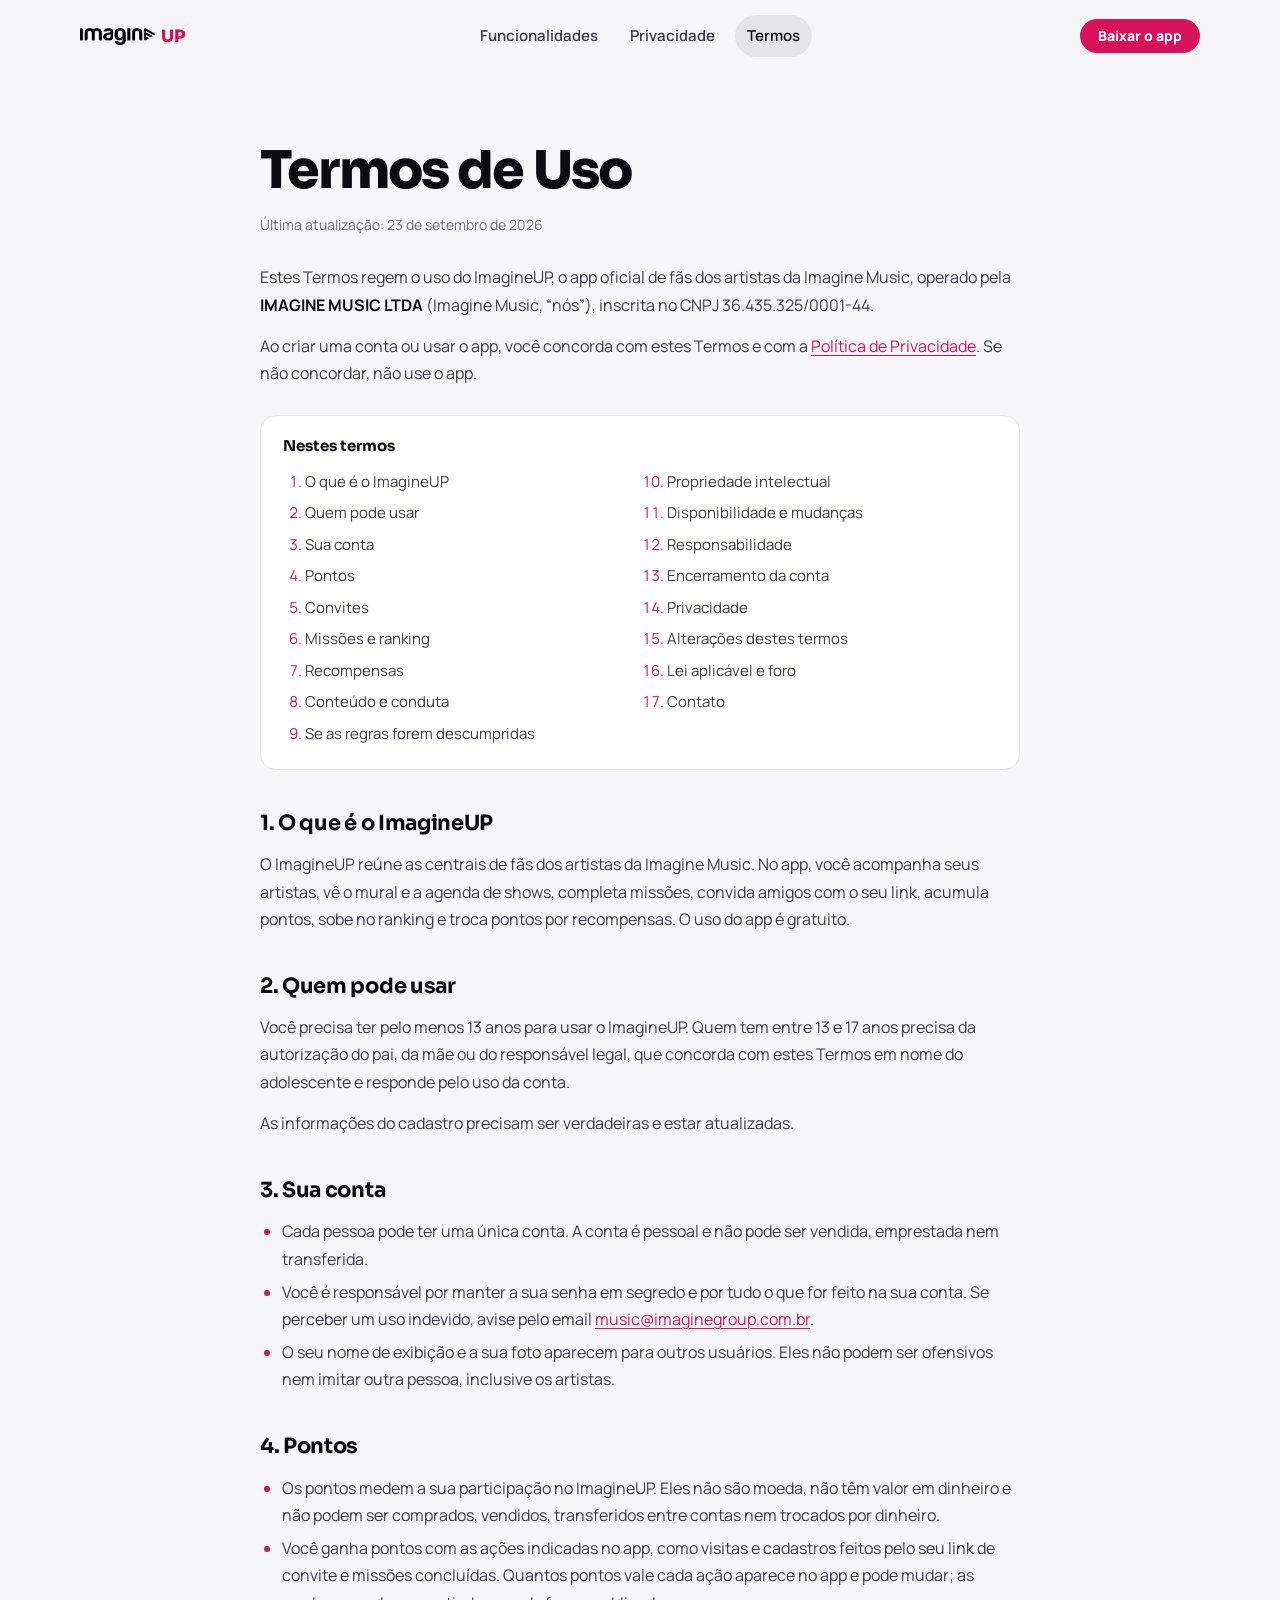
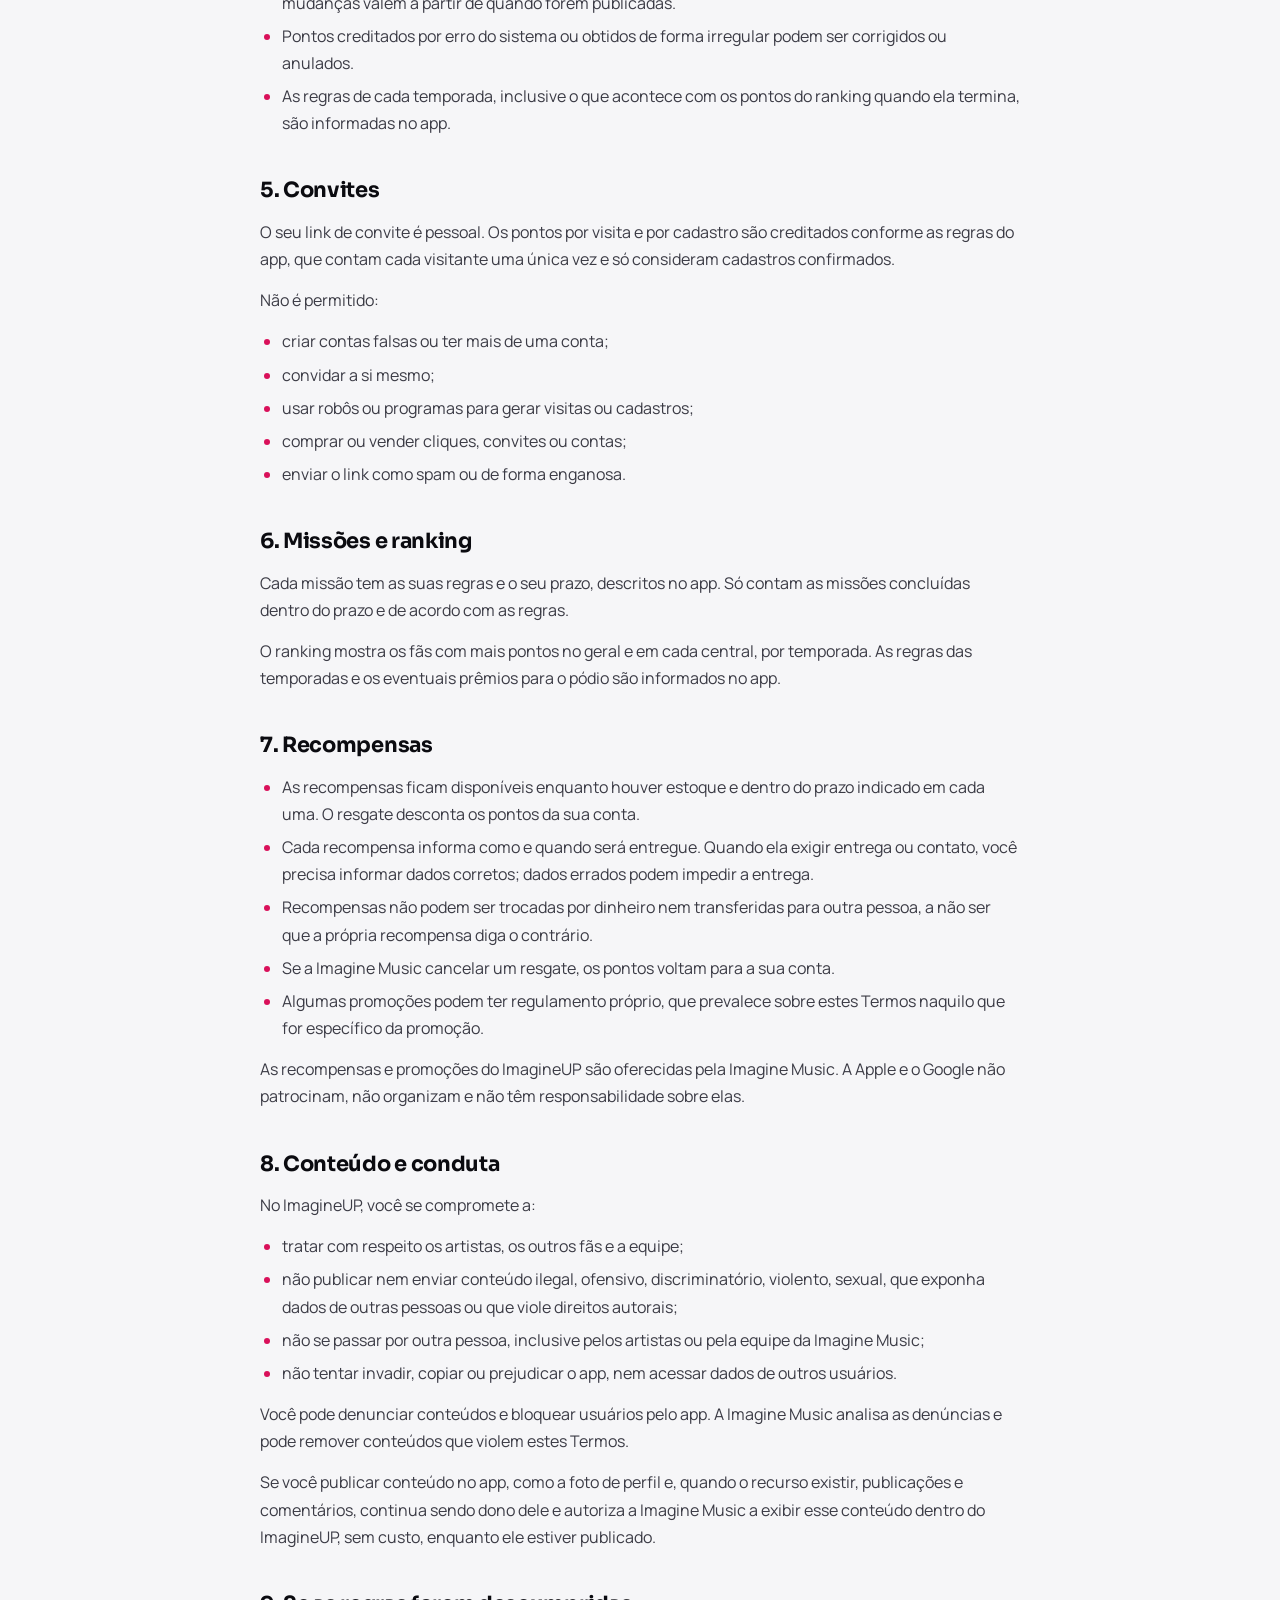
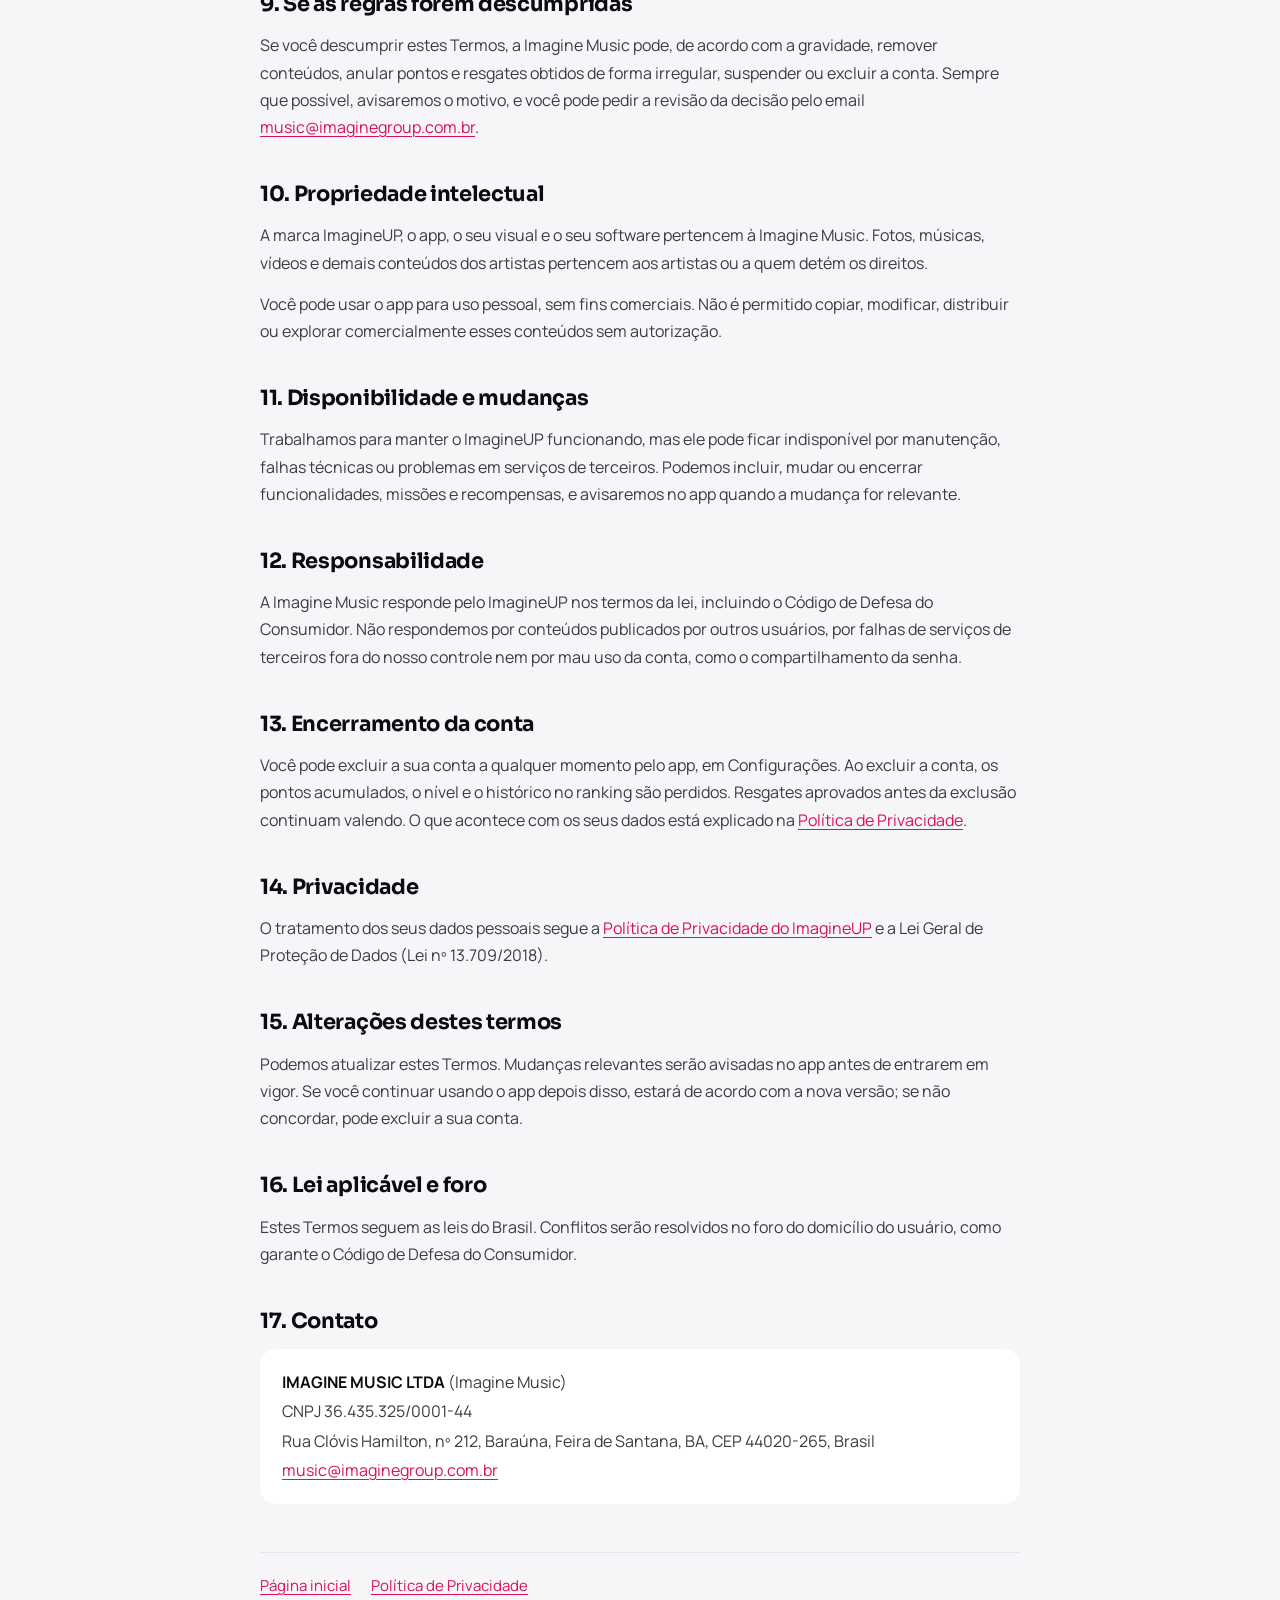
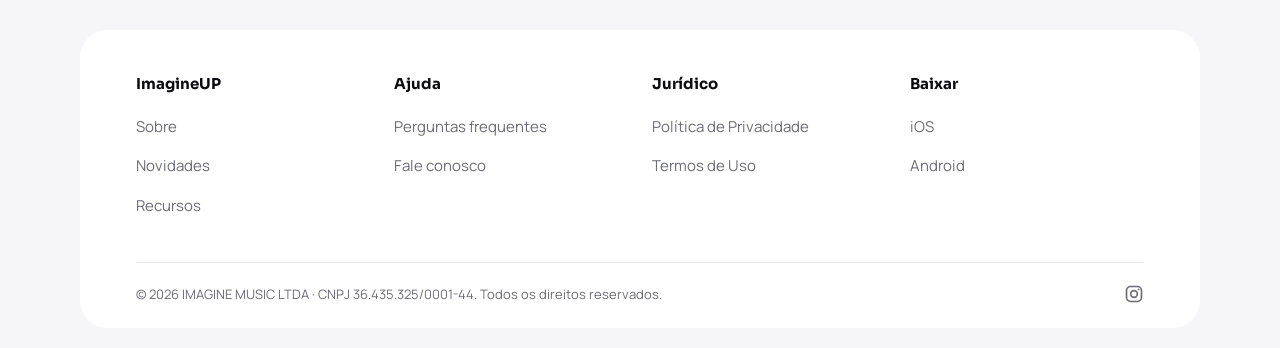
<file: site/termos/index.html>
<!doctype html>
<html lang="pt-BR">
<head>
  <meta charset="utf-8">
  <meta name="viewport" content="width=device-width, initial-scale=1">
  <title>Termos de Uso · ImagineUP</title>
  <meta name="description" content="Termos de Uso do ImagineUP, app de fãs dos artistas da Imagine Music: conta, pontos, convites, ranking e recompensas.">
  <meta name="theme-color" content="#F6F6F8">
  <link rel="icon" href="../assets/favicon.png" type="image/png" sizes="96x96">
  <link rel="apple-touch-icon" href="../apple-touch-icon.png">
  <link rel="manifest" href="../manifest.webmanifest">
  <meta property="og:type" content="website">
  <meta property="og:site_name" content="ImagineUP">
  <meta property="og:locale" content="pt_BR">
  <meta property="og:title" content="Termos de Uso · ImagineUP">
  <meta property="og:description" content="Termos de Uso do ImagineUP, app de fãs dos artistas da Imagine Music: conta, pontos, convites, ranking e recompensas.">
  <meta property="og:image" content="https://imagineup-painel.vercel.app/assets/compartilhar.jpg">
  <meta property="og:image:width" content="1200">
  <meta property="og:image:height" content="630">
  <meta property="og:image:alt" content="Seu fandom vale pontos: três celulares com telas do app ImagineUP">
  <meta name="twitter:card" content="summary_large_image">
  <link rel="preload" href="../assets/fontes/manrope.woff2" as="font" type="font/woff2" crossorigin>
  <link rel="preload" href="../assets/fontes/sora.woff2" as="font" type="font/woff2" crossorigin>
  <link rel="stylesheet" href="../assets/site.css">
</head>
<body>
  <a class="skip-link" href="#conteudo">Pular para o conteúdo</a>

  <header class="site-header">
    <div class="wrap wrap--wide site-header-inner">
      <a class="lockup" href="../" aria-label="ImagineUP, página inicial">
        <img src="../assets/imagine-logo-225.png" alt="" width="75" height="17">
        <span>UP</span>
      </a>
      <nav class="site-nav" aria-label="Principal">
        <a href="../#funcionalidades">Funcionalidades</a>
        <a href="../privacidade/">Privacidade</a>
        <a href="../termos/" aria-current="page">Termos</a>
      </nav>
      <a class="btn btn--sm site-cta" href="../#baixar">Baixar o app</a>
    </div>
  </header>

  <main id="conteudo" class="wrap">
    <article class="doc">
      <h1>Termos de Uso</h1>
      <p class="updated">Última atualização: 23 de setembro de 2026</p>

      <p class="intro">Estes Termos regem o uso do ImagineUP, o app oficial de fãs dos artistas da Imagine Music, operado pela <strong>IMAGINE MUSIC LTDA</strong> (Imagine Music, “nós”), inscrita no CNPJ&nbsp;36.435.325/0001-44.</p>
      <p>Ao criar uma conta ou usar o app, você concorda com estes Termos e com a <a href="../privacidade/">Política de Privacidade</a>. Se não concordar, não use o app.</p>

      <nav class="toc" aria-labelledby="indice">
        <h2 id="indice">Nestes termos</h2>
        <ol>
          <li><a href="#o-app">O que é o ImagineUP</a></li>
          <li><a href="#quem-pode-usar">Quem pode usar</a></li>
          <li><a href="#conta">Sua conta</a></li>
          <li><a href="#pontos">Pontos</a></li>
          <li><a href="#convites">Convites</a></li>
          <li><a href="#missoes-ranking">Missões e ranking</a></li>
          <li><a href="#recompensas">Recompensas</a></li>
          <li><a href="#conduta">Conteúdo e conduta</a></li>
          <li><a href="#descumprimento">Se as regras forem descumpridas</a></li>
          <li><a href="#propriedade">Propriedade intelectual</a></li>
          <li><a href="#disponibilidade">Disponibilidade e mudanças</a></li>
          <li><a href="#responsabilidade">Responsabilidade</a></li>
          <li><a href="#encerramento">Encerramento da conta</a></li>
          <li><a href="#privacidade">Privacidade</a></li>
          <li><a href="#alteracoes">Alterações destes termos</a></li>
          <li><a href="#foro">Lei aplicável e foro</a></li>
          <li><a href="#contato">Contato</a></li>
        </ol>
      </nav>

      <section id="o-app">
        <h2>1. O que é o ImagineUP</h2>
        <p>O ImagineUP reúne as centrais de fãs dos artistas da Imagine Music. No app, você acompanha seus artistas, vê o mural e a agenda de shows, completa missões, convida amigos com o seu link, acumula pontos, sobe no ranking e troca pontos por recompensas. O uso do app é gratuito.</p>
      </section>

      <section id="quem-pode-usar">
        <h2>2. Quem pode usar</h2>
        <p>Você precisa ter pelo menos 13 anos para usar o ImagineUP. Quem tem entre 13 e 17 anos precisa da autorização do pai, da mãe ou do responsável legal, que concorda com estes Termos em nome do adolescente e responde pelo uso da conta.</p>
        <p>As informações do cadastro precisam ser verdadeiras e estar atualizadas.</p>
      </section>

      <section id="conta">
        <h2>3. Sua conta</h2>
        <ul>
          <li>Cada pessoa pode ter uma única conta. A conta é pessoal e não pode ser vendida, emprestada nem transferida.</li>
          <li>Você é responsável por manter a sua senha em segredo e por tudo o que for feito na sua conta. Se perceber um uso indevido, avise pelo email <a href="mailto:music@imaginegroup.com.br">music@imaginegroup.com.br</a>.</li>
          <li>O seu nome de exibição e a sua foto aparecem para outros usuários. Eles não podem ser ofensivos nem imitar outra pessoa, inclusive os artistas.</li>
        </ul>
      </section>

      <section id="pontos">
        <h2>4. Pontos</h2>
        <ul>
          <li>Os pontos medem a sua participação no ImagineUP. Eles não são moeda, não têm valor em dinheiro e não podem ser comprados, vendidos, transferidos entre contas nem trocados por dinheiro.</li>
          <li>Você ganha pontos com as ações indicadas no app, como visitas e cadastros feitos pelo seu link de convite e missões concluídas. Quantos pontos vale cada ação aparece no app e pode mudar; as mudanças valem a partir de quando forem publicadas.</li>
          <li>Pontos creditados por erro do sistema ou obtidos de forma irregular podem ser corrigidos ou anulados.</li>
          <li>As regras de cada temporada, inclusive o que acontece com os pontos do ranking quando ela termina, são informadas no app.</li>
        </ul>
      </section>

      <section id="convites">
        <h2>5. Convites</h2>
        <p>O seu link de convite é pessoal. Os pontos por visita e por cadastro são creditados conforme as regras do app, que contam cada visitante uma única vez e só consideram cadastros confirmados.</p>
        <p>Não é permitido:</p>
        <ul>
          <li>criar contas falsas ou ter mais de uma conta;</li>
          <li>convidar a si mesmo;</li>
          <li>usar robôs ou programas para gerar visitas ou cadastros;</li>
          <li>comprar ou vender cliques, convites ou contas;</li>
          <li>enviar o link como spam ou de forma enganosa.</li>
        </ul>
      </section>

      <section id="missoes-ranking">
        <h2>6. Missões e ranking</h2>
        <p>Cada missão tem as suas regras e o seu prazo, descritos no app. Só contam as missões concluídas dentro do prazo e de acordo com as regras.</p>
        <p>O ranking mostra os fãs com mais pontos no geral e em cada central, por temporada. As regras das temporadas e os eventuais prêmios para o pódio são informados no app.</p>
      </section>

      <section id="recompensas">
        <h2>7. Recompensas</h2>
        <ul>
          <li>As recompensas ficam disponíveis enquanto houver estoque e dentro do prazo indicado em cada uma. O resgate desconta os pontos da sua conta.</li>
          <li>Cada recompensa informa como e quando será entregue. Quando ela exigir entrega ou contato, você precisa informar dados corretos; dados errados podem impedir a entrega.</li>
          <li>Recompensas não podem ser trocadas por dinheiro nem transferidas para outra pessoa, a não ser que a própria recompensa diga o contrário.</li>
          <li>Se a Imagine Music cancelar um resgate, os pontos voltam para a sua conta.</li>
          <li>Algumas promoções podem ter regulamento próprio, que prevalece sobre estes Termos naquilo que for específico da promoção.</li>
        </ul>
        <p>As recompensas e promoções do ImagineUP são oferecidas pela Imagine Music. A Apple e o Google não patrocinam, não organizam e não têm responsabilidade sobre elas.</p>
      </section>

      <section id="conduta">
        <h2>8. Conteúdo e conduta</h2>
        <p>No ImagineUP, você se compromete a:</p>
        <ul>
          <li>tratar com respeito os artistas, os outros fãs e a equipe;</li>
          <li>não publicar nem enviar conteúdo ilegal, ofensivo, discriminatório, violento, sexual, que exponha dados de outras pessoas ou que viole direitos autorais;</li>
          <li>não se passar por outra pessoa, inclusive pelos artistas ou pela equipe da Imagine Music;</li>
          <li>não tentar invadir, copiar ou prejudicar o app, nem acessar dados de outros usuários.</li>
        </ul>
        <p>Você pode denunciar conteúdos e bloquear usuários pelo app. A Imagine Music analisa as denúncias e pode remover conteúdos que violem estes Termos.</p>
        <p>Se você publicar conteúdo no app, como a foto de perfil e, quando o recurso existir, publicações e comentários, continua sendo dono dele e autoriza a Imagine Music a exibir esse conteúdo dentro do ImagineUP, sem custo, enquanto ele estiver publicado.</p>
      </section>

      <section id="descumprimento">
        <h2>9. Se as regras forem descumpridas</h2>
        <p>Se você descumprir estes Termos, a Imagine Music pode, de acordo com a gravidade, remover conteúdos, anular pontos e resgates obtidos de forma irregular, suspender ou excluir a conta. Sempre que possível, avisaremos o motivo, e você pode pedir a revisão da decisão pelo email <a href="mailto:music@imaginegroup.com.br">music@imaginegroup.com.br</a>.</p>
      </section>

      <section id="propriedade">
        <h2>10. Propriedade intelectual</h2>
        <p>A marca ImagineUP, o app, o seu visual e o seu software pertencem à Imagine Music. Fotos, músicas, vídeos e demais conteúdos dos artistas pertencem aos artistas ou a quem detém os direitos.</p>
        <p>Você pode usar o app para uso pessoal, sem fins comerciais. Não é permitido copiar, modificar, distribuir ou explorar comercialmente esses conteúdos sem autorização.</p>
      </section>

      <section id="disponibilidade">
        <h2>11. Disponibilidade e mudanças</h2>
        <p>Trabalhamos para manter o ImagineUP funcionando, mas ele pode ficar indisponível por manutenção, falhas técnicas ou problemas em serviços de terceiros. Podemos incluir, mudar ou encerrar funcionalidades, missões e recompensas, e avisaremos no app quando a mudança for relevante.</p>
      </section>

      <section id="responsabilidade">
        <h2>12. Responsabilidade</h2>
        <p>A Imagine Music responde pelo ImagineUP nos termos da lei, incluindo o Código de Defesa do Consumidor. Não respondemos por conteúdos publicados por outros usuários, por falhas de serviços de terceiros fora do nosso controle nem por mau uso da conta, como o compartilhamento da senha.</p>
      </section>

      <section id="encerramento">
        <h2>13. Encerramento da conta</h2>
        <p>Você pode excluir a sua conta a qualquer momento pelo app, em Configurações. Ao excluir a conta, os pontos acumulados, o nível e o histórico no ranking são perdidos. Resgates aprovados antes da exclusão continuam valendo. O que acontece com os seus dados está explicado na <a href="../privacidade/#retencao">Política de Privacidade</a>.</p>
      </section>

      <section id="privacidade">
        <h2>14. Privacidade</h2>
        <p>O tratamento dos seus dados pessoais segue a <a href="../privacidade/">Política de Privacidade do ImagineUP</a> e a Lei Geral de Proteção de Dados (Lei nº 13.709/2018).</p>
      </section>

      <section id="alteracoes">
        <h2>15. Alterações destes termos</h2>
        <p>Podemos atualizar estes Termos. Mudanças relevantes serão avisadas no app antes de entrarem em vigor. Se você continuar usando o app depois disso, estará de acordo com a nova versão; se não concordar, pode excluir a sua conta.</p>
      </section>

      <section id="foro">
        <h2>16. Lei aplicável e foro</h2>
        <p>Estes Termos seguem as leis do Brasil. Conflitos serão resolvidos no foro do domicílio do usuário, como garante o Código de Defesa do Consumidor.</p>
      </section>

      <section id="contato">
        <h2>17. Contato</h2>
        <address class="company">
          <p><strong>IMAGINE MUSIC LTDA</strong> (Imagine Music)</p>
          <p>CNPJ&nbsp;36.435.325/0001-44</p>
          <p>Rua Clóvis Hamilton, nº 212, Baraúna, Feira de Santana, BA, CEP&nbsp;44020-265, Brasil</p>
          <p><a href="mailto:music@imaginegroup.com.br">music@imaginegroup.com.br</a></p>
        </address>
      </section>

      <nav class="doc-links" aria-label="Outras páginas">
        <a href="../">Página inicial</a>
        <a href="../privacidade/">Política de Privacidade</a>
      </nav>
    </article>
  </main>

  <footer class="site-footer">
    <div class="footer-card">
      <div class="footer-cols">
        <div>
          <h2>ImagineUP</h2>
          <ul>
            <li><a href="../sobre/">Sobre</a></li>
            <li><a href="../novidades/">Novidades</a></li>
            <li><a href="../recursos/">Recursos</a></li>
          </ul>
        </div>
        <div>
          <h2>Ajuda</h2>
          <ul>
            <li><a href="../faq/">Perguntas frequentes</a></li>
            <li><a href="../contato/">Fale conosco</a></li>
          </ul>
        </div>
        <div>
          <h2>Jurídico</h2>
          <ul>
            <li><a href="../privacidade/">Política de Privacidade</a></li>
            <li><a href="../termos/">Termos de Uso</a></li>
          </ul>
        </div>
        <div>
          <h2>Baixar</h2>
          <!-- trocar pelos links das lojas quando o app for publicado -->
          <ul>
            <li><a href="../#baixar">iOS</a></li>
            <li><a href="../#baixar">Android</a></li>
          </ul>
        </div>
      </div>
      <div class="footer-bottom">
        <p>© 2026 IMAGINE MUSIC LTDA&nbsp;· CNPJ&nbsp;36.435.325/0001-44. Todos os direitos reservados.</p>
        <!-- por enquanto só o Instagram; incluir os demais perfis da Imagine Music quando forem confirmados -->
        <ul class="social" aria-label="Redes sociais">
          <li><a href="https://www.instagram.com/imaginefilmes/" target="_blank" rel="noopener noreferrer" aria-label="Instagram da Imagine Music"><svg viewBox="0 0 24 24" fill="none" stroke="currentColor" stroke-width="2" aria-hidden="true"><rect x="3" y="3" width="18" height="18" rx="5"/><circle cx="12" cy="12" r="4"/><circle cx="17.5" cy="6.5" r="1.1" fill="currentColor" stroke="none"/></svg></a></li>
        </ul>
      </div>
    </div>
  </footer>
</body>
</html>
</file>
<file: site/assets/site.css>
/* ImagineUP · site público (home, política de privacidade e termos de uso).
   Layout claro inspirado no site do GymRats; cores e fontes do app:
   rosa #FF2D6F, verde-limão #D6FF3F, escuro #0B0B10, Sora nos títulos e
   Manrope no texto. O iPhone vem do VitrineUP (iphone-modelo), convertido
   para unidades de contêiner para escalar em qualquer largura. */

/* Fontes servidas pelo próprio site, no lugar do Google Fonts: um arquivo
   variável de cada família, só com os caracteres latinos, que cobrem o
   português. Menos uma conexão antes de pintar a tela, e o IP de quem visita
   não vai para o Google. Licença SIL OFL 1.1 (fontes/LICENCA.txt). */
@font-face {
  font-family: Manrope;
  font-style: normal;
  font-weight: 400 800;
  font-display: swap;
  src: url(fontes/manrope.woff2) format("woff2");
  unicode-range: U+0000-00FF, U+0131, U+0152-0153, U+02BB-02BC, U+02C6, U+02DA, U+02DC, U+0304, U+0308, U+0329, U+2000-206F, U+20AC, U+2122, U+2191, U+2193, U+2212, U+2215, U+FEFF, U+FFFD;
}

@font-face {
  font-family: Sora;
  font-style: normal;
  font-weight: 700 800;
  font-display: swap;
  src: url(fontes/sora.woff2) format("woff2");
  unicode-range: U+0000-00FF, U+0131, U+0152-0153, U+02BB-02BC, U+02C6, U+02DA, U+02DC, U+0304, U+0308, U+0329, U+2000-206F, U+20AC, U+2122, U+2191, U+2193, U+2212, U+2215, U+FEFF, U+FFFD;
}

:root {
  color-scheme: light;
  --bg: #f6f6f8;
  --surface: #ffffff;
  --border: #e5e5eb;
  --ink: #0b0b10;
  --ink-2: #3b3b45;
  --ink-3: #6c6c78;
  --pink: #ff2d6f;        /* marca: áreas grandes, faixa e formas */
  --pink-strong: #d9105a; /* texto e botões sobre fundo claro: 4,65:1 no fundo e 5:1 no branco (AA) */
  --lime: #d6ff3f;
  --dark: #0b0b10;
  --gutter: 16px;
  --measure: 760px;
  --wide: 1120px;
}

*,
*::before,
*::after {
  box-sizing: border-box;
}

html {
  -webkit-text-size-adjust: 100%;
  scroll-behavior: smooth;
  scroll-padding-top: 96px;
  overflow-x: clip;
}

body {
  margin: 0;
  overflow-x: clip;
  background: var(--bg);
  color: var(--ink-2);
  font: 400 16px/1.7 Manrope, system-ui, -apple-system, "Segoe UI", sans-serif;
  overflow-wrap: break-word;
}

img {
  display: block;
  max-width: 100%;
}

a {
  color: var(--pink-strong);
  text-decoration: underline;
  text-underline-offset: 3px;
  text-decoration-thickness: 1px;
}

a:hover {
  color: var(--ink);
}

a:focus-visible,
.btn:focus-visible {
  outline: 2px solid var(--ink);
  outline-offset: 3px;
  border-radius: 6px;
}

strong {
  color: var(--ink);
  font-weight: 700;
}

.skip-link {
  position: absolute;
  left: var(--gutter);
  top: -48px;
  z-index: 50;
  padding: 8px 14px;
  border-radius: 10px;
  background: var(--ink);
  color: #fff;
  font-weight: 700;
  text-decoration: none;
}

.skip-link:focus {
  top: 12px;
}

.wrap {
  width: 100%;
  max-width: calc(var(--measure) + 2 * var(--gutter));
  margin: 0 auto;
  padding: 0 var(--gutter);
}

.wrap--wide {
  max-width: calc(var(--wide) + 2 * var(--gutter));
}

/* Botões */

.btn {
  display: inline-flex;
  align-items: center;
  gap: 8px;
  padding: 13px 26px;
  border-radius: 999px;
  background: var(--pink-strong);
  color: #fff;
  font: 800 17px/1 Manrope, sans-serif;
  text-decoration: none;
  transition: background 0.15s ease, transform 0.15s ease;
}

.btn:hover {
  background: #c40c4f;
  color: #fff;
  transform: translateY(-1px);
}

.btn--sm {
  padding: 10px 18px;
  font-size: 14px;
}

/* botão branco sobre o fundo claro, como o "Explorar recursos" */
.btn--claro {
  background: var(--surface);
  color: var(--ink);
  box-shadow: 0 1px 2px rgba(11, 11, 16, 0.06);
}

.btn--claro:hover {
  background: var(--surface);
  color: var(--ink);
  box-shadow: 0 8px 20px rgba(11, 11, 16, 0.1);
}

/* Pulso discreto: um brilho rosa sai da borda do botão, se afasta e some, e
   o botão fica parado. A sombra só existe do lado de fora da borda, então a
   cor do botão não muda. */
.btn--pulso {
  position: relative;
  isolation: isolate;
}

.btn--pulso::before {
  content: "";
  position: absolute;
  inset: 0;
  z-index: -1;
  border-radius: inherit;
  animation: pulso 2.8s cubic-bezier(0.22, 1, 0.36, 1) infinite;
}

@keyframes pulso {
  0% {
    box-shadow: 0 0 0 0 rgba(255, 45, 111, 0.3);
  }

  70%,
  100% {
    box-shadow: 0 0 6px 14px rgba(255, 45, 111, 0);
  }
}

@media (prefers-reduced-motion: reduce) {
  .btn--pulso::before {
    animation: none;
  }
}

/* Cabeçalho */

.site-header {
  position: sticky;
  top: 0;
  z-index: 30;
  background: rgba(246, 246, 248, 0.86);
  backdrop-filter: blur(12px);
  -webkit-backdrop-filter: blur(12px);
}

.site-header-inner {
  display: grid;
  grid-template-columns: 1fr auto;
  align-items: center;
  gap: 16px;
  min-height: 72px;
}

.lockup {
  display: inline-flex;
  align-items: flex-end;
  gap: 6px;
  justify-self: start;
  text-decoration: none;
}

.lockup img {
  height: 17px;
  width: auto;
  filter: brightness(0); /* o logo original é branco */
}

.lockup span {
  font: 800 17px/1 Sora, Manrope, sans-serif;
  color: var(--pink-strong);
  letter-spacing: -0.4px;
}

.site-nav {
  display: none;
  gap: 8px;
}

.site-nav a {
  padding: 8px 12px;
  border-radius: 999px;
  color: var(--ink-2);
  font-size: 15px;
  font-weight: 600;
  text-decoration: none;
}

.site-nav a:hover {
  color: var(--ink);
  background: rgba(11, 11, 16, 0.05);
}

.site-nav a[aria-current="page"] {
  color: var(--ink);
  background: rgba(11, 11, 16, 0.07);
}

.site-cta {
  justify-self: end;
}

@media (min-width: 820px) {
  .site-header-inner {
    grid-template-columns: 1fr auto 1fr;
  }

  .site-nav {
    display: flex;
  }
}

/* Marca: a seta do "e" do logo Imagine. A imagem é só a forma; a cor vem do
   background, e o translate compensa a ponta, que pesa pouco, para a seta
   parecer centralizada. */
.seta {
  display: inline-block;
  width: 0.9em;
  height: 1em;
  background: var(--pink-strong);
  transform: translateX(0.07em);
  -webkit-mask: url(seta.png) center / contain no-repeat;
  mask: url(seta.png) center / contain no-repeat;
}

/* iPhone (VitrineUP, iphone-modelo) */

.iphone {
  position: relative;
  margin: 0;
  width: 100%;
  aspect-ratio: 390 / 844;
  container-type: inline-size;
  border: 1px solid #77777a;
  border-radius: 16% / 7.4%;
  background: linear-gradient(115deg, #a4a3a0 0%, #4a4a4c 13%, #1d1d20 35%, #626264 72%, #b0aeaa 100%);
  box-shadow: 0 30px 40px -18px rgba(36, 22, 9, 0.45), 0 4px 7px rgba(0, 0, 0, 0.2), inset 0 0 0 1px rgba(219, 217, 208, 0.4);
  isolation: isolate;
}

.iphone::before {
  content: "";
  position: absolute;
  inset: 2px;
  border: 1px solid #080809;
  border-radius: inherit;
  background: #080809;
  box-shadow: inset 0 0 0 1px rgba(111, 111, 114, 0.27);
}

.iphone-tela {
  position: absolute;
  inset: 1.8cqw;
  overflow: hidden;
  border-radius: 14.6% / 6.75%;
  background: var(--dark);
}

.iphone-tela img {
  position: absolute;
  inset: 0;
  width: 100%;
  height: 100%;
  object-fit: cover;
  object-position: top center;
}

.iphone-status {
  position: absolute;
  z-index: 2;
  top: 0;
  left: 0;
  right: 0;
  display: flex;
  height: 10.8cqw;
  align-items: center;
  justify-content: space-between;
  padding: 0 5.4cqw 0 7cqw;
  color: #fff;
}

.iphone-status b {
  font: 700 3cqw/1 -apple-system, "SF Pro Text", Arial, sans-serif;
  letter-spacing: -0.02em;
}

.iphone-icones {
  display: flex;
  align-items: center;
  gap: 1.1cqw;
}

.iphone-icones svg {
  width: 3.9cqw;
  height: auto;
}

.iphone-icones i {
  position: relative;
  width: 4.8cqw;
  height: 2.4cqw;
  border: 0.28cqw solid currentColor;
  border-radius: 0.7cqw;
}

.iphone-icones i::before {
  content: "";
  position: absolute;
  inset: 0.3cqw;
  border-radius: 0.3cqw;
  background: currentColor;
}

.iphone-ilha {
  position: absolute;
  z-index: 3;
  top: 2.3cqw;
  left: 50%;
  width: 29%;
  height: 5.9cqw;
  border-radius: 999px;
  background: #010102;
  transform: translateX(-50%);
  box-shadow: inset 0 0 0 1px #19191c;
}

.iphone-ilha::after {
  content: "";
  position: absolute;
  top: 1.9cqw;
  right: 2.1cqw;
  width: 2.1cqw;
  height: 2.1cqw;
  border-radius: 50%;
  background: radial-gradient(circle at 35% 30%, #355379, #071020 55%, #010308);
  box-shadow: 0 0 0 0.5cqw #141721;
}

.iphone-gesto {
  position: absolute;
  z-index: 2;
  bottom: 1.4cqw;
  left: 50%;
  width: 35%;
  height: 0.9cqw;
  border-radius: 999px;
  background: rgba(255, 255, 255, 0.85);
  transform: translateX(-50%);
}

.iphone-botao {
  position: absolute;
  left: -3px;
  width: 3px;
  border: 1px solid #4b4b4e;
  border-radius: 2px 0 0 2px;
  background: linear-gradient(90deg, #777779, #272729);
}

.iphone-acao { top: 16%; height: 4%; }
.iphone-volume-mais { top: 24%; height: 7%; }
.iphone-volume-menos { top: 33%; height: 7%; }
.iphone-ligar {
  top: 26%;
  left: auto;
  right: -3px;
  height: 12%;
  border-radius: 0 2px 2px 0;
  background: linear-gradient(90deg, #262629, #777779);
}

/* Home · abertura */

.hero {
  padding: clamp(56px, 11vw, 120px) 0 clamp(28px, 5vw, 56px);
  text-align: center;
}

.hero h1 {
  margin: 0 auto;
  max-width: 26ch;
  font: 800 clamp(40px, 6vw, 66px) / 1.02 Sora, Manrope, sans-serif;
  letter-spacing: -0.04em;
  color: var(--ink);
  text-wrap: balance;
}

.hero p {
  max-width: 34em;
  margin: 22px auto 0;
  font-size: clamp(17px, 2.2vw, 19px);
  line-height: 1.6;
  color: var(--ink-2);
}

.hero .btn {
  margin-top: 30px;
}

/* Home · trio de celulares sobre a faixa colorida */

/* A cor da faixa é um OKLCH montado com estas três variáveis. Registradas,
   elas são animadas como números, e o script do carrossel leva o matiz pelo
   caminho mais curto da roda de cores. Os valores iniciais são o lima do
   cartão de missão (#d6ff3f), a cor da tela inicial, que abre na frente. */
@property --faixa-l {
  syntax: "<number>";
  inherits: true;
  initial-value: 0.9391;
}

@property --faixa-c {
  syntax: "<number>";
  inherits: true;
  initial-value: 0.208;
}

@property --faixa-h {
  syntax: "<number>";
  inherits: true;
  initial-value: 121.39;
}

.showcase {
  --w: clamp(196px, 25vw, 300px);
  --h: calc(var(--w) * 844 / 390);
  --acima: calc(var(--h) * 0.42);
  --faixa-texto: #fff;
  position: relative;
  /* Corta só na horizontal: esconde o balanço lateral dos celulares nas
     telas estreitas e deixa o celular subir acima da seção quando flutua.
     Navegador sem "clip" fica no "hidden", que também corta em cima. */
  overflow: hidden;
  overflow-x: clip;
  overflow-y: visible;
  padding: 0 0 clamp(40px, 6vw, 72px);
  /* mesma duração e curva da volta dos celulares */
  transition:
    --faixa-l 1.3s cubic-bezier(0.37, 0, 0.63, 1),
    --faixa-c 1.3s cubic-bezier(0.37, 0, 0.63, 1),
    --faixa-h 1.3s cubic-bezier(0.37, 0, 0.63, 1);
}

/* na faixa lima, texto branco não tem contraste */
.showcase[data-tela="inicio"] {
  --faixa-texto: var(--ink);
}

/* Listras finas na diagonal, como as do cartão de missão do app: linhas
   um pouco mais escuras que a cor da faixa, a uns 60 graus. */
.showcase::before {
  content: "";
  position: absolute;
  top: var(--acima);
  right: 0;
  bottom: 0;
  left: 0;
  background-image: repeating-linear-gradient(120deg, rgba(11, 11, 16, 0.07) 0 4px, transparent 5px 16px);
  background-color: oklch(var(--faixa-l) var(--faixa-c) var(--faixa-h));
}

/* navegador sem OKLCH: a cor troca direto, sem passar pelas intermediárias */
@supports not (color: oklch(0 0 0)) {
  .showcase[data-tela="inicio"]::before {
    background-color: var(--lime);
  }

  .showcase[data-tela="ranking"]::before {
    background-color: var(--pink);
  }

  .showcase[data-tela="artista"]::before {
    background-color: #e8553d;
  }
}

/* minmax(0, 1fr): sem isso o trio, mais largo que a tela no celular,
   alarga a coluna e empurra o texto da faixa para fora da tela. */
.showcase-inner {
  position: relative;
  display: grid;
  grid-template-columns: minmax(0, 1fr);
  grid-template-rows: var(--acima) auto auto auto;
  justify-items: center;
}

/* left + translate centraliza mesmo quando o trio transborda a célula;
   os celulares laterais ficam cortados na borda da tela. */
.trio {
  grid-column: 1;
  grid-row: 1 / 3;
  justify-self: start;
  position: relative;
  left: 50%;
  width: calc(var(--w) * 1.9);
  height: var(--h);
  transform: translateX(-50%);
}

/* Carrossel do trio: os três celulares ficam num círculo visto de frente e
   o script da home gira o círculo quadro a quadro. Estas são as posições em
   que ele para (e as que valem sem JavaScript); a conta do script chega
   exatamente nelas. */
.trio .iphone {
  position: absolute;
  top: 0;
  left: 50%;
  width: var(--w);
  transform: translateX(-50%);
}

.trio .iphone[data-pos="centro"] {
  z-index: 3;
}

.trio .iphone[data-pos="esq"] {
  transform: translate(-104%, -2%) scale(0.82);
  z-index: 2;
}

.trio .iphone[data-pos="dir"] {
  transform: translate(4%, -2%) scale(0.82);
  z-index: 1;
}

/* Flutuação: cada celular sobe e desce devagar e balança um pouco no
   próprio eixo, fora de sincronia com os outros (6 s e 9 s, com começos
   diferentes). Usa as propriedades translate e rotate, que se somam ao
   transform que o carrossel escreve a cada quadro, então as duas coisas
   não se atrapalham. O botão de pausa também para a flutuação. */
.trio .iphone {
  animation:
    flutuar 6s ease-in-out infinite,
    balancar 9s ease-in-out infinite;
}

.trio .iphone:nth-child(2) {
  animation-delay: -2s, -5s;
}

.trio .iphone:nth-child(3) {
  animation-delay: -4s, -2.5s;
}

.trio.parado .iphone {
  animation-play-state: paused;
}

@keyframes flutuar {
  0%,
  100% {
    translate: 0 0;
  }

  50% {
    translate: 0 -1.5%;
  }
}

@keyframes balancar {
  0%,
  100% {
    rotate: -0.6deg;
  }

  50% {
    rotate: 0.6deg;
  }
}

@media (prefers-reduced-motion: reduce) {
  .trio .iphone {
    animation: none;
  }
}

.trio-pausa {
  position: absolute;
  z-index: 5;
  right: calc(max(0px, (100% - var(--wide) - 2 * var(--gutter)) / 2) + var(--gutter));
  bottom: 16px;
  display: flex;
  width: 36px;
  height: 36px;
  align-items: center;
  justify-content: center;
  padding: 0;
  border: 0;
  border-radius: 50%;
  background: rgba(255, 255, 255, 0.92);
  color: var(--ink);
  box-shadow: 0 4px 12px rgba(0, 0, 0, 0.15);
  cursor: pointer;
}

.trio-pausa:hover {
  background: #fff;
}

.trio-pausa:focus-visible {
  outline: 2px solid var(--faixa-texto);
  outline-offset: 3px;
}

.trio-pausa svg {
  width: 14px;
  height: 14px;
}

.trio-pausa .icone-play,
.trio-pausa[aria-pressed="true"] .icone-pausa {
  display: none;
}

.trio-pausa[aria-pressed="true"] .icone-play {
  display: block;
}

.showcase-claim,
.showcase-stores {
  margin: 0;
  color: var(--faixa-texto);
  text-align: center;
  transition: color 1.3s cubic-bezier(0.37, 0, 0.63, 1);
}

/* As três frases ficam empilhadas na mesma célula, então a altura é a da
   maior e nada pula quando elas trocam. */
.showcase-claim {
  display: grid;
  grid-row: 3;
  padding-top: 32px;
  font: 800 clamp(24px, 2.1vw, 28px) / 1.2 Sora, Manrope, sans-serif;
  letter-spacing: -0.02em;
}

.showcase-claim span {
  display: block;
  margin-top: 10px;
  font: 700 19px/1.4 Manrope, sans-serif;
  letter-spacing: 0;
}

/* A frase que sai sobe e some; a que entra vem de baixo, um pouco depois,
   com um desfoque que se desfaz. */
.showcase-claim .claim {
  grid-area: 1 / 1;
  margin: 0;
  opacity: 0;
  transform: translateY(16px);
  filter: blur(6px);
  transition:
    opacity 0.5s cubic-bezier(0.37, 0, 0.63, 1),
    transform 0.8s cubic-bezier(0.22, 1, 0.36, 1),
    filter 0.5s cubic-bezier(0.37, 0, 0.63, 1);
}

.showcase-claim .claim[data-estado="ativo"] {
  opacity: 1;
  transform: none;
  filter: none;
  transition-delay: 0.35s;
}

.showcase-claim .claim[data-estado="saindo"] {
  transform: translateY(-16px);
}

@media (prefers-reduced-motion: reduce) {
  .showcase-claim .claim {
    transform: none;
    filter: none;
  }
}

.showcase-stores {
  grid-row: 4;
  padding-top: 14px;
  font: 700 19px/1.4 Manrope, sans-serif;
}

.showcase-stores strong {
  color: inherit;
  font-weight: 800;
}

@media (min-width: 900px) {
  .showcase-inner {
    grid-template-columns: 1fr auto 1fr;
    grid-template-rows: var(--acima) auto;
    column-gap: 24px;
    align-items: center;
  }

  .trio {
    grid-column: 2;
  }

  .showcase-claim {
    grid-column: 1;
    grid-row: 2;
    padding-top: 0;
    max-width: 12em;
  }

  .showcase-stores {
    grid-column: 3;
    grid-row: 2;
    padding-top: 0;
    max-width: 10em;
  }
}

/* Home · funcionalidades */

.features {
  padding: clamp(64px, 10vw, 128px) 0 clamp(24px, 4vw, 48px);
}

.features .wrap {
  display: grid;
  gap: clamp(48px, 8vw, 88px);
}

.feature {
  display: grid;
  grid-template-columns: 1fr;
  gap: 24px;
  align-items: center;
  width: 100%;
  max-width: 940px;
  margin: 0 auto;
}

.feature--card {
  padding: clamp(28px, 5vw, 56px);
  border-radius: 28px;
  background: var(--surface);
}

/* Os títulos cabem sempre em uma linha: o tamanho acompanha a largura da
   coluna, e quem manda é o mais longo, "Pontos viram experiências", que
   fica no cartão (coluna mais estreita). Todos usam o mesmo tamanho. */
.feature h2 {
  margin: 0 0 14px;
  font: 800 clamp(16px, calc(7.4vw - 7px), 28px) / 1.15 Sora, Manrope, sans-serif;
  letter-spacing: -0.025em;
  color: var(--ink);
}

.feature p {
  margin: 0 0 12px;
  font-size: 17px;
  line-height: 1.65;
}

.feature-media {
  position: relative;
  display: flex;
  justify-content: center;
  align-items: center;
  padding: clamp(20px, 4vw, 40px) 0;
}

.feature-media .iphone {
  z-index: 1;
  width: clamp(200px, 23vw, 250px);
}

.blob {
  position: absolute;
  z-index: 0;
  top: 50%;
  left: 50%;
  width: clamp(250px, 31vw, 350px);
  aspect-ratio: 1;
  border-radius: 43% 57% 62% 38% / 46% 38% 62% 54%;
  background: var(--pink);
  transform: translate(-50%, -48%) rotate(var(--giro, 0deg));
}

.blob--lima {
  background: var(--lime);
}

/* Enfeite das funcionalidades: as três barras inclinadas */
.bars {
  display: inline-flex;
  gap: 0.035em;
  transform: skewX(-22deg);
}

.bars i {
  width: 0.09em;
  height: 0.5em;
  background: var(--pink-strong);
}

.bars i:nth-child(2) {
  opacity: 0.6;
}

.bars i:nth-child(3) {
  opacity: 0.28;
}

.feature-media .bars {
  position: absolute;
  z-index: 2;
  font-size: clamp(56px, 7vw, 80px);
}

.feature-media .bars--baixo {
  bottom: 10%;
  left: 8%;
}

.feature-media .bars--cima {
  top: 12%;
  right: 8%;
}

.bars--escuro i {
  background: var(--ink);
}

@media (min-width: 760px) {
  .feature {
    grid-template-columns: 1fr 1fr;
    gap: 56px;
  }

  /* em duas colunas, cada uma tem metade da largura */
  .feature h2 {
    font-size: clamp(16px, calc(3.3vw - 3.5px), 28px);
  }

  .feature--invertida .feature-media {
    order: -1;
  }
}

/* Home · baixar */

.download {
  padding: clamp(64px, 10vw, 120px) 0 clamp(64px, 9vw, 104px);
  text-align: center;
}

.download h2 {
  margin: 0;
  font: 800 clamp(32px, 5vw, 50px) / 1.05 Sora, Manrope, sans-serif;
  letter-spacing: -0.035em;
  color: var(--ink);
}

.download p {
  max-width: 36em;
  margin: 18px auto 0;
  font-size: 17px;
}

.stores {
  display: flex;
  flex-wrap: wrap;
  justify-content: center;
  gap: 12px;
  margin: 30px 0 0;
  padding: 0;
  list-style: none;
}

/* mesmo desenho dos selos oficiais: ícone da loja à esquerda, texto ao lado */
.stores li {
  display: flex;
  align-items: center;
  gap: 12px;
  min-width: 204px;
  padding: 11px 20px 11px 16px;
  border-radius: 14px;
  background: var(--dark);
  color: rgba(255, 255, 255, 0.72);
  font-size: 12px;
  line-height: 1.3;
  text-align: left;
}

.stores li span {
  display: flex;
  flex-direction: column;
}

.stores li strong {
  color: #fff;
  font: 700 18px/1.2 Sora, Manrope, sans-serif;
}

.store-icon {
  flex: none;
  width: 26px;
  height: 26px;
}

/* Documentos */

.doc {
  padding: clamp(40px, 8vw, 72px) 0 32px;
}

.doc h1 {
  margin: 0;
  font: 800 clamp(34px, 7vw, 52px) / 1.05 Sora, Manrope, sans-serif;
  letter-spacing: -0.035em;
  color: var(--ink);
}

.doc > p,
.doc section p {
  margin: 0 0 14px;
}

.doc .updated {
  margin: 14px 0 0;
  color: var(--ink-3);
  font-size: 14px;
}

.doc .intro {
  margin-top: 28px;
}

.summary {
  margin: 28px 0;
  padding: 20px 22px;
  border-left: 4px solid var(--pink);
  border-radius: 0 16px 16px 0;
  background: var(--surface);
}

.summary h2 {
  margin: 0 0 10px;
  font: 700 17px/1.3 Sora, Manrope, sans-serif;
  color: var(--ink);
}

.doc .summary ul {
  margin: 0;
}

.toc {
  margin: 28px 0 8px;
  padding: 20px 22px;
  border: 1px solid var(--border);
  border-radius: 16px;
  background: var(--surface);
}

.toc h2 {
  margin: 0 0 10px;
  font: 700 15px/1.3 Sora, Manrope, sans-serif;
  color: var(--ink);
}

.toc ol {
  margin: 0;
  padding-left: 22px;
  columns: 1;
  font-size: 15px;
}

/* padding em vez de margin: a margem do primeiro item some na quebra de
   coluna e desalinha as duas colunas. */
.doc .toc li {
  margin: 0;
  padding: 3px 0;
  break-inside: avoid;
}

.toc a {
  color: var(--ink-2);
  text-decoration: none;
}

.toc a:hover {
  color: var(--pink-strong);
  text-decoration: underline;
}

@media (min-width: 720px) {
  .toc ol {
    columns: 2;
    column-gap: 32px;
  }
}

.doc section {
  margin-top: 40px;
}

.doc section h2 {
  margin: 0 0 14px;
  font: 700 21px/1.3 Sora, Manrope, sans-serif;
  letter-spacing: -0.015em;
  color: var(--ink);
}

.doc section h3 {
  margin: 22px 0 8px;
  font: 700 16px/1.4 Manrope, sans-serif;
  color: var(--ink);
}

.doc ul {
  margin: 0 0 14px;
  padding-left: 22px;
}

.doc li {
  margin: 6px 0;
}

.doc li::marker {
  color: var(--pink-strong);
}

.company {
  margin: 0;
  padding: 18px 22px;
  border-radius: 16px;
  background: var(--surface);
  font-style: normal;
}

.doc .company p {
  margin: 2px 0;
}

.doc-links {
  display: flex;
  flex-wrap: wrap;
  gap: 8px 20px;
  margin-top: 48px;
  padding-top: 20px;
  border-top: 1px solid var(--border);
  font-size: 15px;
}

/* Rodapé */

.site-footer {
  padding: 0 var(--gutter) 20px;
}

/* mesmo padrão do rodapé do GymRats: quatro colunas de links, linha
   divisória, copyright à esquerda e redes sociais à direita */
.footer-card {
  max-width: var(--wide);
  margin: 0 auto;
  padding: 44px clamp(20px, 5vw, 56px) 22px;
  border-radius: 28px;
  background: var(--surface);
  font-size: 15px;
}

.footer-cols {
  display: grid;
  grid-template-columns: repeat(2, minmax(0, 1fr));
  gap: 36px 24px;
}

.footer-cols h2 {
  margin: 0 0 20px;
  font: 700 15px/1.3 Sora, Manrope, sans-serif;
  color: var(--ink);
}

.footer-cols ul {
  margin: 0;
  padding: 0;
  list-style: none;
}

.footer-cols li + li {
  margin-top: 14px;
}

.footer-cols a {
  color: var(--ink-3);
  text-decoration: none;
}

.footer-cols a:hover {
  color: var(--ink);
  text-decoration: underline;
}

.footer-bottom {
  display: flex;
  flex-wrap: wrap;
  align-items: center;
  justify-content: space-between;
  gap: 12px 24px;
  margin-top: 44px;
  padding-top: 20px;
  border-top: 1px solid var(--border);
  color: var(--ink-3);
  font-size: 13px;
}

.footer-bottom p {
  margin: 0;
}

.social {
  display: flex;
  gap: 18px;
  margin: 0;
  padding: 0;
  list-style: none;
}

.social a {
  display: flex;
  color: var(--ink-3);
}

.social a:hover {
  color: var(--ink);
}

.social svg {
  width: 20px;
  height: 20px;
}

@media (min-width: 860px) {
  .footer-cols {
    grid-template-columns: repeat(4, minmax(0, 1fr));
  }
}

/* Utilitários */

[hidden] {
  display: none !important;
}

.visually-hidden {
  position: absolute;
  width: 1px;
  height: 1px;
  overflow: hidden;
  clip: rect(0 0 0 0);
  white-space: nowrap;
}

/* Fale conosco (mesmo padrão da página de contato do GymRats) */

.page-card {
  max-width: 900px;
  margin: clamp(32px, 6vw, 72px) auto clamp(72px, 14vw, 200px);
  padding: clamp(22px, 4vw, 36px);
  border-radius: 18px;
  background: var(--surface);
}

.page-card h1 {
  margin: 0;
  font: 800 clamp(30px, 4vw, 38px) / 1.1 Sora, Manrope, sans-serif;
  letter-spacing: -0.025em;
  color: var(--ink);
  text-wrap: balance;
}

.page-card > p {
  margin: 10px 0 0;
  font-size: 18px;
  color: var(--ink-2);
}

.contact-list {
  display: grid;
  gap: 18px 40px;
  margin: 28px 0 6px;
  padding: 0;
  list-style: none;
}

.contact-list a {
  display: flex;
  align-items: center;
  gap: 14px;
  color: var(--ink);
  font-size: 19px;
  text-decoration: none;
}

.contact-list a:hover span {
  text-decoration: underline;
  text-underline-offset: 4px;
}

.contact-list svg {
  flex: none;
  width: 32px;
  height: 32px;
}

@media (min-width: 720px) {
  .contact-list {
    grid-template-columns: 1fr 1fr;
  }
}

/* Sobre (mesmo padrão da página Sobre do GymRats): faixa de imagens e carta */

.about-strip {
  overflow: hidden;
  padding-top: clamp(24px, 4vw, 44px);
}

/* mais larga que a tela de propósito: centralizada e cortada nas bordas */
.about-strip-inner {
  position: relative;
  left: 50%;
  display: flex;
  gap: 32px;
  width: max-content;
  transform: translateX(-50%);
}

.about-strip img {
  flex: none;
  width: var(--w, 168px);
  height: 224px;
  border-radius: 8px;
  object-fit: cover;
  box-shadow: 0 8px 20px rgba(11, 11, 16, 0.1);
}

.about-card {
  max-width: 1020px;
  margin-top: clamp(28px, 4vw, 40px);
}

.about-card h1 {
  margin-bottom: 26px;
}

.about-card > p {
  margin: 0 0 22px;
  font-size: 17px;
  line-height: 1.75;
}

.about-card > p:last-child {
  margin-bottom: 4px;
}

@media (max-width: 700px) {
  .about-strip-inner {
    gap: 14px;
  }

  .about-strip img {
    width: calc(var(--w, 168px) * 0.66);
    height: 150px;
  }
}

/* Novidades (mesmo padrão da página de novidades do GymRats) */

.news-card {
  max-width: 1020px;
}

.news-post + .news-post {
  margin-top: 40px;
  padding-top: 32px;
  border-top: 1px solid var(--border);
}

.news-post h2 {
  margin: 20px 0 2px;
  font: 700 clamp(19px, 2.2vw, 22px) / 1.3 Sora, Manrope, sans-serif;
  letter-spacing: -0.01em;
  color: var(--ink);
}

.news-post time {
  display: block;
  margin-bottom: 26px;
  color: var(--ink-3);
  font-size: 16px;
}

.news-post p {
  margin: 0 0 22px;
  font-size: 16.5px;
  line-height: 1.7;
}

.news-post ul {
  margin: -12px 0 22px;
  padding-left: 22px;
  font-size: 16.5px;
}

.news-post li {
  margin: 4px 0;
}

.news-post li::marker {
  color: var(--pink-strong);
}

.news-post a {
  font-weight: 700;
  text-decoration: none;
}

.news-post a:hover {
  text-decoration: underline;
}

/* colagem de telas, no lugar da colagem de fotos do post do GymRats */
/* minmax(0, 1fr): com 1fr a altura natural das imagens alarga a primeira fileira */
.news-collage {
  position: relative;
  display: grid;
  grid-template-columns: repeat(3, minmax(0, 1fr));
  grid-template-rows: repeat(2, minmax(0, 1fr));
  gap: 2px;
  width: min(100%, 340px);
  aspect-ratio: 1;
  margin: 4px auto 30px;
  overflow: hidden;
  border-radius: 12px;
  background: var(--dark);
}

.news-collage img {
  width: 100%;
  height: 100%;
  min-height: 0;
  object-fit: cover;
}

.news-collage::after {
  content: "";
  position: absolute;
  inset: 0;
  background: linear-gradient(180deg, rgba(11, 11, 16, 0.55) 0%, transparent 26%, transparent 55%, rgba(11, 11, 16, 0.92) 100%);
}

.news-collage-top,
.news-collage-bottom {
  position: absolute;
  z-index: 1;
  left: 12px;
  right: 12px;
  color: #fff;
}

.news-collage-top {
  top: 12px;
  display: flex;
  align-items: center;
  gap: 8px;
  font: 700 15px/1 Sora, Manrope, sans-serif;
}

.news-collage-top .marca {
  display: flex;
  align-items: center;
  justify-content: center;
  width: 26px;
  height: 26px;
  border-radius: 7px;
  background: var(--pink);
}

.news-collage-top .marca .seta {
  font-size: 15px;
  background: #fff;
}

.news-collage-bottom {
  bottom: 12px;
}

.news-collage-bottom strong {
  display: block;
  color: #fff;
  font: 800 17px/1.2 Sora, Manrope, sans-serif;
}

.news-collage-bottom span {
  display: block;
  margin-top: 6px;
  color: rgba(255, 255, 255, 0.85);
  font-size: 12.5px;
}

/* Baixar (mesmo padrão da página de download do GymRats): cartão com QR */

.download-page {
  display: flex;
  min-height: 100vh;
  min-height: 100dvh;
  align-items: center;
  justify-content: center;
  padding: 24px var(--gutter);
}

/* "baixar" e não "download": .download já é a seção de download da home */
.baixar {
  display: flex;
  flex-direction: column;
  align-items: center;
  gap: 20px;
  width: 100%;
}

.download-card {
  width: min(100%, 500px);
  padding: clamp(20px, 5vw, 32px);
  border-radius: 16px;
  background: var(--surface);
  box-shadow: 0 12px 40px rgba(11, 11, 16, 0.08);
  text-align: center;
}

.download-banner {
  display: flex;
  height: clamp(160px, 40vw, 200px);
  align-items: center;
  justify-content: center;
  border-radius: 12px;
  background: linear-gradient(180deg, #ff4f86 0%, var(--pink) 45%, var(--pink-strong) 100%);
}

.download-banner .seta {
  font-size: clamp(64px, 16vw, 80px);
  background: #fff;
}

.download-card h1 {
  margin: 28px 0 0;
  font: 800 clamp(22px, 3vw, 27px) / 1.2 Sora, Manrope, sans-serif;
  letter-spacing: -0.02em;
  color: var(--ink);
  text-wrap: balance;
}

.download-card > p {
  max-width: 30em;
  margin: 12px auto 0;
  color: var(--ink-3);
  font-size: 14px;
  line-height: 1.6;
}

.download-qr {
  width: min(220px, 66vw);
  aspect-ratio: 1;
  margin: 24px auto 0;
}

.download-qr svg {
  display: block;
  width: 100%;
  height: 100%;
}

.loja-pills {
  display: flex;
  flex-wrap: wrap;
  justify-content: center;
  gap: 16px 24px;
  margin-top: 30px;
}

.loja-pill {
  display: inline-flex;
  align-items: center;
  gap: 12px;
  padding: 14px 30px;
  border-radius: 999px;
  background: #000;
  color: #fff;
  font: 700 16px/1 Manrope, sans-serif;
  text-decoration: none;
}

.loja-pill:hover {
  color: #fff;
  background: #1f1f24;
}

.loja-pill svg {
  flex: none;
  width: 20px;
  height: 20px;
}

/* sem link da loja (antes da publicação) o botão fica só como indicação */
.loja-pill:not([href]) {
  cursor: default;
}

.loja-pill:not([href]):hover {
  background: #000;
}

.download-nota {
  margin: 14px 0 0;
  color: var(--ink-3);
  font-size: 13px;
}

.download-voltar {
  color: var(--ink-3);
  font-size: 14px;
}

/* Perguntas frequentes (mesmo padrão da central de ajuda do GymRats) */

.help-hero {
  padding: clamp(40px, 7vw, 72px) 0 clamp(72px, 10vw, 104px);
  background: linear-gradient(180deg, var(--pink) 0%, #ff4f86 40%, #ffc2d5 78%, var(--bg) 100%);
  text-align: center;
}

.help-hero h1 {
  margin: 0;
  font: 800 clamp(30px, 4.6vw, 42px) / 1.12 Sora, Manrope, sans-serif;
  letter-spacing: -0.025em;
  color: #fff;
  text-wrap: balance;
}

.help-hero p {
  margin: 10px 0 0;
  font: 700 19px/1.4 Manrope, sans-serif;
  color: #fff;
}

.help-search {
  position: relative;
  max-width: 640px;
  margin: 28px auto 0;
}

.help-search input {
  width: 100%;
  padding: 18px 20px 18px 56px;
  border: 0;
  border-radius: 16px;
  background: rgba(255, 255, 255, 0.3);
  color: #fff;
  font: 600 18px/1.2 Manrope, sans-serif;
  box-shadow: 0 10px 30px rgba(170, 0, 60, 0.14);
  outline: none;
}

.help-search input::placeholder {
  color: rgba(255, 255, 255, 0.92);
}

/* o "x" nativo de limpar vem azul; branco combina com o topo rosa */
.help-search input::-webkit-search-cancel-button {
  filter: brightness(0) invert(1);
  cursor: pointer;
}

.help-search input:focus {
  background: rgba(255, 255, 255, 0.4);
  box-shadow: 0 0 0 2px #fff, 0 10px 30px rgba(170, 0, 60, 0.14);
}

.help-search svg {
  position: absolute;
  top: 50%;
  left: 20px;
  width: 22px;
  height: 22px;
  color: #fff;
  transform: translateY(-50%);
  pointer-events: none;
}

.help-cards {
  display: grid;
  gap: 22px;
  margin: -40px 0 0;
  padding: 0;
  list-style: none;
}

.help-card {
  display: flex;
  flex-direction: column;
  align-items: center;
  height: 100%;
  padding: 40px 28px 30px;
  border: 1px solid var(--border);
  border-radius: 14px;
  background: var(--surface);
  color: var(--ink);
  text-align: center;
  text-decoration: none;
  transition: border-color 0.15s ease, box-shadow 0.15s ease;
}

.help-card:hover {
  border-color: var(--pink);
  box-shadow: 0 12px 30px rgba(11, 11, 16, 0.06);
  color: var(--ink);
}

.help-card svg {
  width: 48px;
  height: 48px;
  margin-bottom: 18px;
}

.help-card strong {
  font: 700 17px/1.3 Manrope, sans-serif;
}

.help-card span {
  margin-top: 6px;
  color: var(--ink-2);
  font-size: 16px;
  line-height: 1.6;
}

.help-card small {
  margin-top: 14px;
  color: var(--ink-3);
  font-size: 14px;
}

@media (min-width: 760px) {
  .help-cards {
    grid-template-columns: 1fr 1fr;
  }
}

.faq-sections {
  padding: clamp(48px, 8vw, 88px) 0 clamp(56px, 9vw, 104px);
}

.faq-section + .faq-section {
  margin-top: 48px;
}

.faq-section h2 {
  display: flex;
  align-items: center;
  gap: 12px;
  margin: 0 0 16px;
  font: 800 clamp(22px, 2.6vw, 26px) / 1.2 Sora, Manrope, sans-serif;
  letter-spacing: -0.02em;
  color: var(--ink);
}

.faq-section h2 svg {
  flex: none;
  width: 28px;
  height: 28px;
  color: var(--pink-strong);
}

.faq-item {
  border: 1px solid var(--border);
  border-radius: 14px;
  background: var(--surface);
}

.faq-item + .faq-item {
  margin-top: 10px;
}

.faq-item summary {
  position: relative;
  padding: 18px 54px 18px 20px;
  color: var(--ink);
  font: 700 16.5px/1.4 Manrope, sans-serif;
  list-style: none;
  cursor: pointer;
}

.faq-item summary::-webkit-details-marker {
  display: none;
}

.faq-item summary::after {
  content: "";
  position: absolute;
  top: 50%;
  right: 22px;
  width: 9px;
  height: 9px;
  border-right: 2px solid var(--ink-3);
  border-bottom: 2px solid var(--ink-3);
  transform: translateY(-70%) rotate(45deg);
  transition: transform 0.2s ease;
}

.faq-item[open] summary::after {
  transform: translateY(-25%) rotate(225deg);
}

.faq-item summary:focus-visible {
  outline: 2px solid var(--ink);
  outline-offset: 2px;
  border-radius: 14px;
}

.faq-item > div {
  padding: 0 20px 18px;
  color: var(--ink-2);
}

.faq-item p {
  margin: 0;
}

.faq-empty {
  padding: 8px 0 24px;
  color: var(--ink-2);
  text-align: center;
  font-size: 17px;
}

@media (prefers-reduced-motion: reduce) {
  html {
    scroll-behavior: auto;
  }

  .btn {
    transition: none;
  }
}

/* Home · botão depois das funcionalidades */

.features-mais {
  margin: 0;
  text-align: center;
}

/* Recursos: menu à esquerda, celular no meio e texto à direita. No celular
   o menu vira uma fileira que rola para o lado, acima do aparelho. */

.recursos {
  padding: clamp(28px, 6vw, 80px) 0 clamp(56px, 9vw, 112px);
}

.recursos-titulo {
  margin: 0 0 clamp(24px, 4vw, 48px);
  font: 800 clamp(26px, 3.2vw, 38px) / 1.15 Sora, Manrope, sans-serif;
  letter-spacing: -0.025em;
  color: var(--ink);
  text-align: center;
  text-wrap: balance;
}

@media (min-width: 960px) {
  .recursos-titulo {
    text-align: left;
  }
}

.recursos-grade {
  display: grid;
  gap: 28px;
  justify-items: center;
}

.recursos-menu {
  display: flex;
  gap: 8px;
  width: calc(100% + 2 * var(--gutter));
  margin: 0 calc(-1 * var(--gutter));
  padding: 4px var(--gutter);
  overflow-x: auto;
  scrollbar-width: none;
}

.recursos-menu::-webkit-scrollbar {
  display: none;
}

.recursos-aba {
  flex: none;
  padding: 11px 18px;
  border: 0;
  border-radius: 999px;
  background: var(--surface);
  color: var(--ink-2);
  font: 700 15px/1.2 Manrope, sans-serif;
  white-space: nowrap;
  cursor: pointer;
  transition: background-color 0.2s ease, color 0.2s ease;
}

.recursos-aba:hover {
  color: var(--ink);
}

.recursos-aba[aria-selected="true"] {
  background: var(--pink-strong);
  color: #fff;
}

.recursos-aba:focus-visible {
  outline: 2px solid var(--ink);
  outline-offset: 2px;
}

.recursos-celular {
  width: clamp(220px, 62vw, 290px);
}

/* as telas ficam empilhadas dentro do aparelho e trocam por transparência */
.recursos-celular .iphone-tela img {
  opacity: 0;
  transition: opacity 0.45s ease;
}

.recursos-celular .iphone-tela img[data-estado="ativo"] {
  opacity: 1;
}

/* Os textos também ficam empilhados: a altura é a do maior e nada pula.
   O que sai some; o que entra sobe um pouco, logo depois. */
.recursos-textos {
  display: grid;
  width: 100%;
  max-width: 30em;
  text-align: center;
}

.recursos-painel {
  grid-area: 1 / 1;
  opacity: 0;
  visibility: hidden;
  transform: translateY(12px);
  transition:
    opacity 0.3s ease,
    transform 0.6s cubic-bezier(0.22, 1, 0.36, 1),
    visibility 0s linear 0.3s;
}

.recursos-painel[data-estado="ativo"] {
  opacity: 1;
  visibility: visible;
  transform: none;
  transition:
    opacity 0.45s ease 0.1s,
    transform 0.6s cubic-bezier(0.22, 1, 0.36, 1) 0.1s,
    visibility 0s;
}

.recursos-painel:focus-visible {
  outline: 2px solid var(--ink);
  outline-offset: 8px;
  border-radius: 8px;
}

.recursos-painel h2 {
  margin: 0 0 12px;
  font: 800 clamp(26px, 2.6vw, 32px) / 1.15 Sora, Manrope, sans-serif;
  letter-spacing: -0.025em;
  color: var(--ink);
}

.recursos-painel p {
  margin: 0 0 12px;
  font-size: 18px;
  line-height: 1.6;
  color: var(--ink-2);
}

@media (min-width: 960px) {
  .recursos-grade {
    grid-template-columns: 220px minmax(0, 300px) minmax(0, 1fr);
    column-gap: clamp(40px, 5vw, 80px);
    align-items: center;
    justify-items: stretch;
  }

  /* linha tracejada entre o menu e o celular, de cima a baixo */
  .recursos-menu {
    flex-direction: column;
    gap: 10px;
    align-self: stretch;
    justify-content: center;
    width: auto;
    margin: 0;
    padding: 24px 40px 24px 0;
    overflow: visible;
    border-right: 1px dashed #c3c5d1;
  }

  .recursos-aba {
    padding: 15px 18px;
    border-radius: 12px;
    background: none;
    font-size: 17px;
    font-weight: 600;
    text-align: left;
    white-space: normal;
  }

  .recursos-aba:hover {
    background: rgba(11, 11, 16, 0.05);
  }

  .recursos-aba[aria-selected="true"] {
    background: var(--pink-strong);
  }

  .recursos-celular {
    width: 100%;
  }

  .recursos-textos {
    text-align: left;
  }

  .recursos-painel p {
    font-size: 19px;
  }
}

@media (prefers-reduced-motion: reduce) {
  .recursos-painel {
    transform: none;
  }
}
</file>
